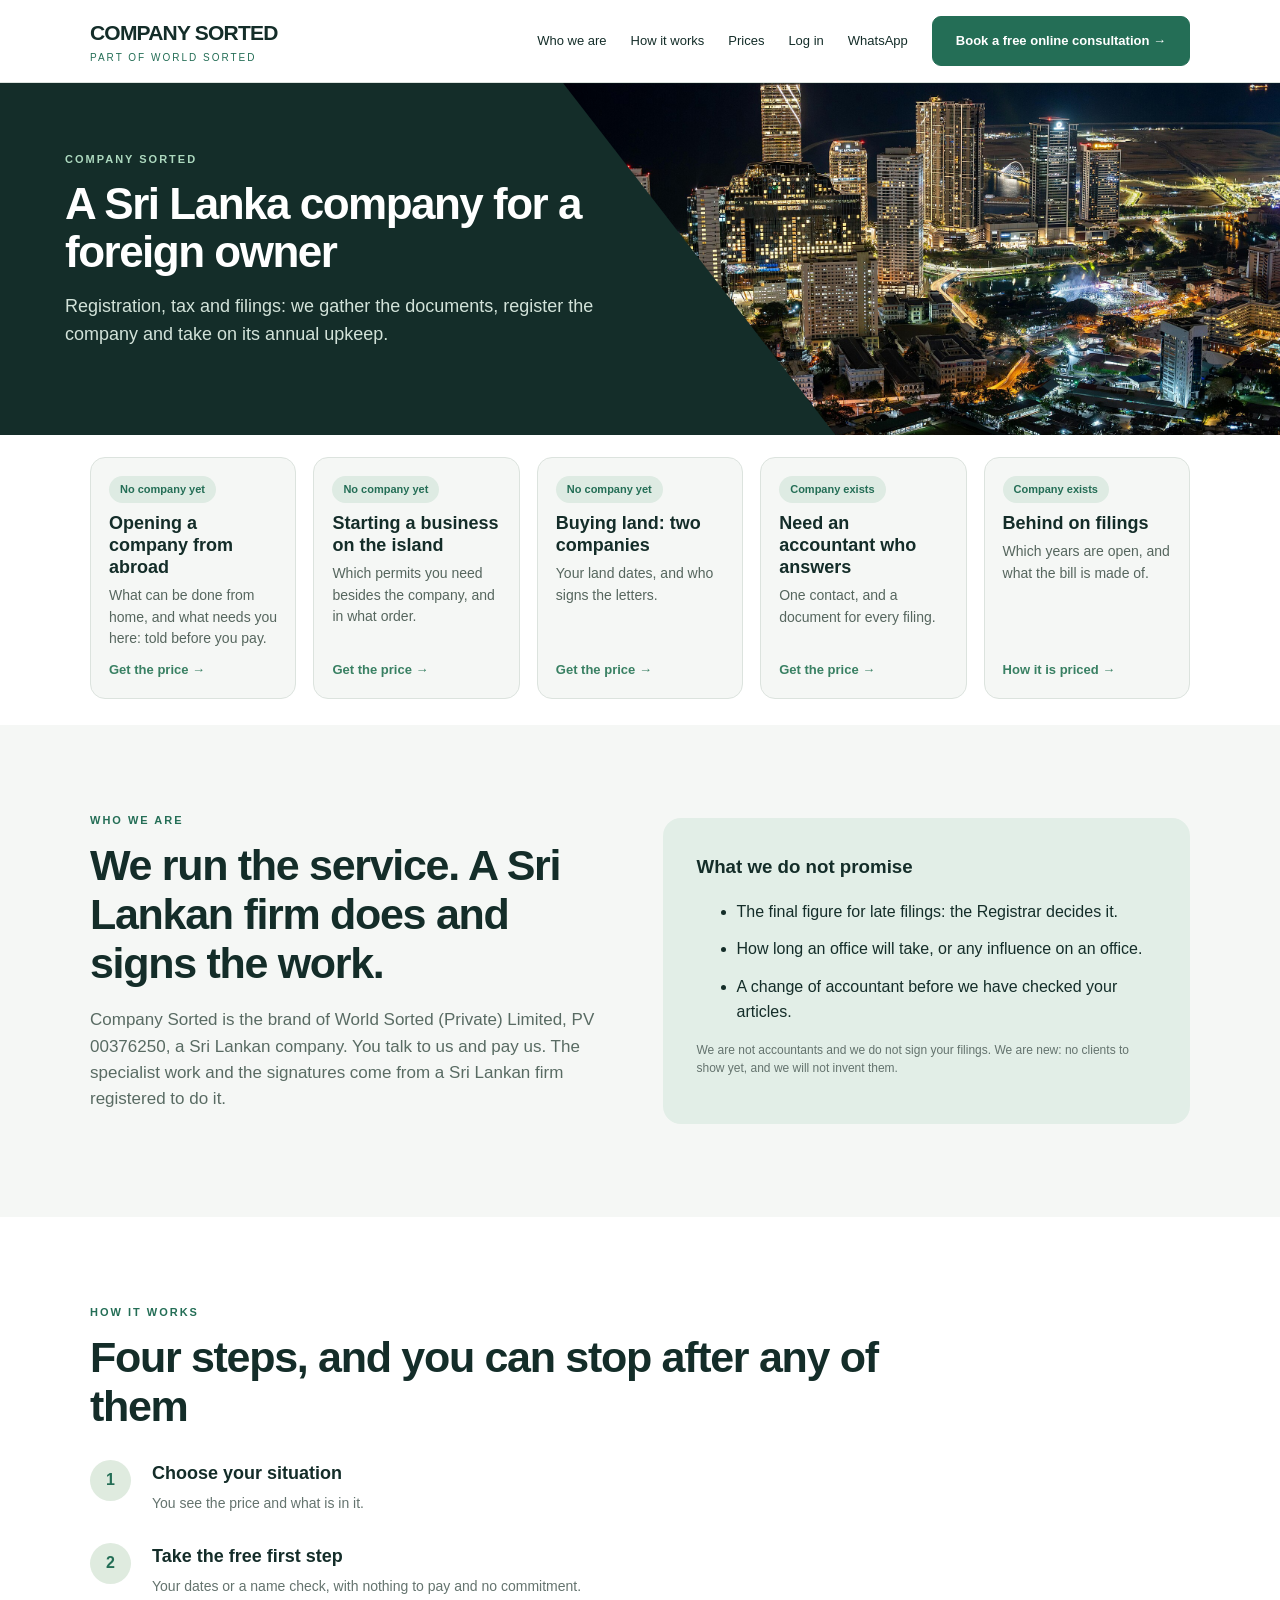
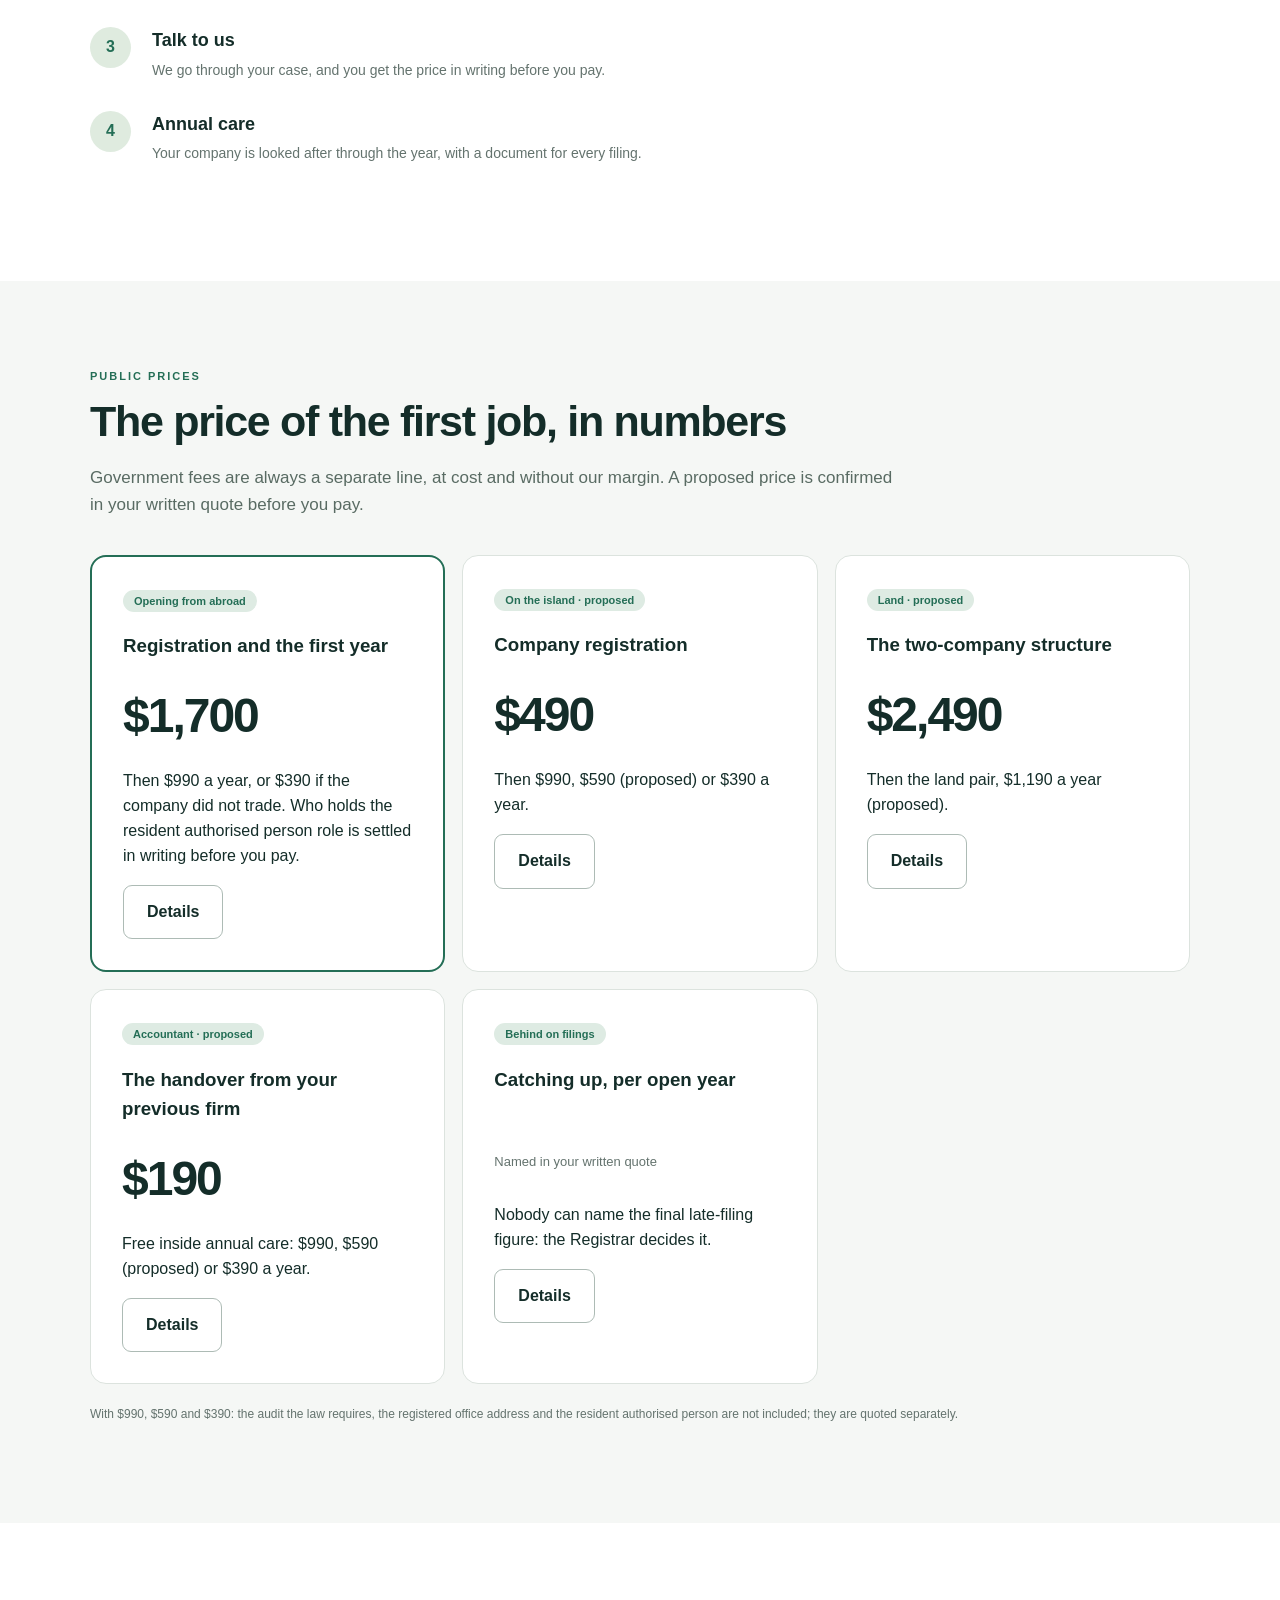
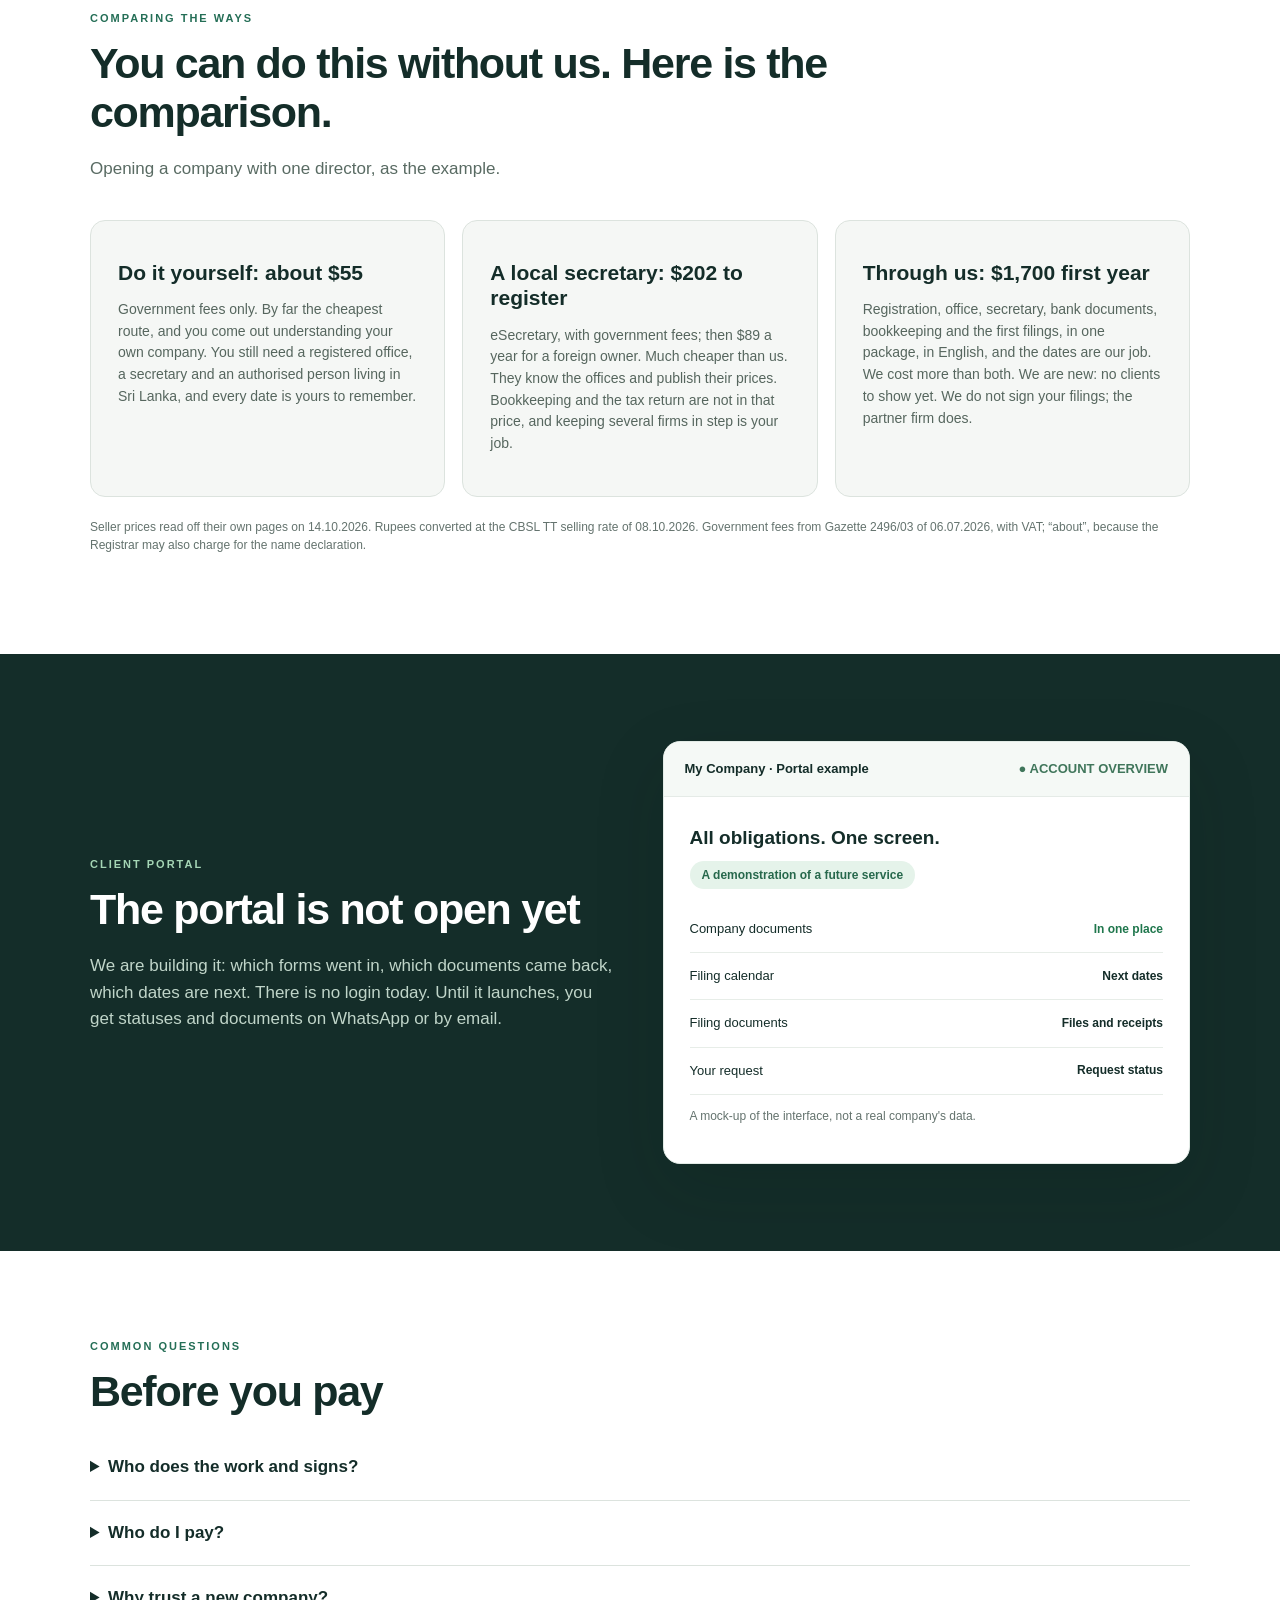
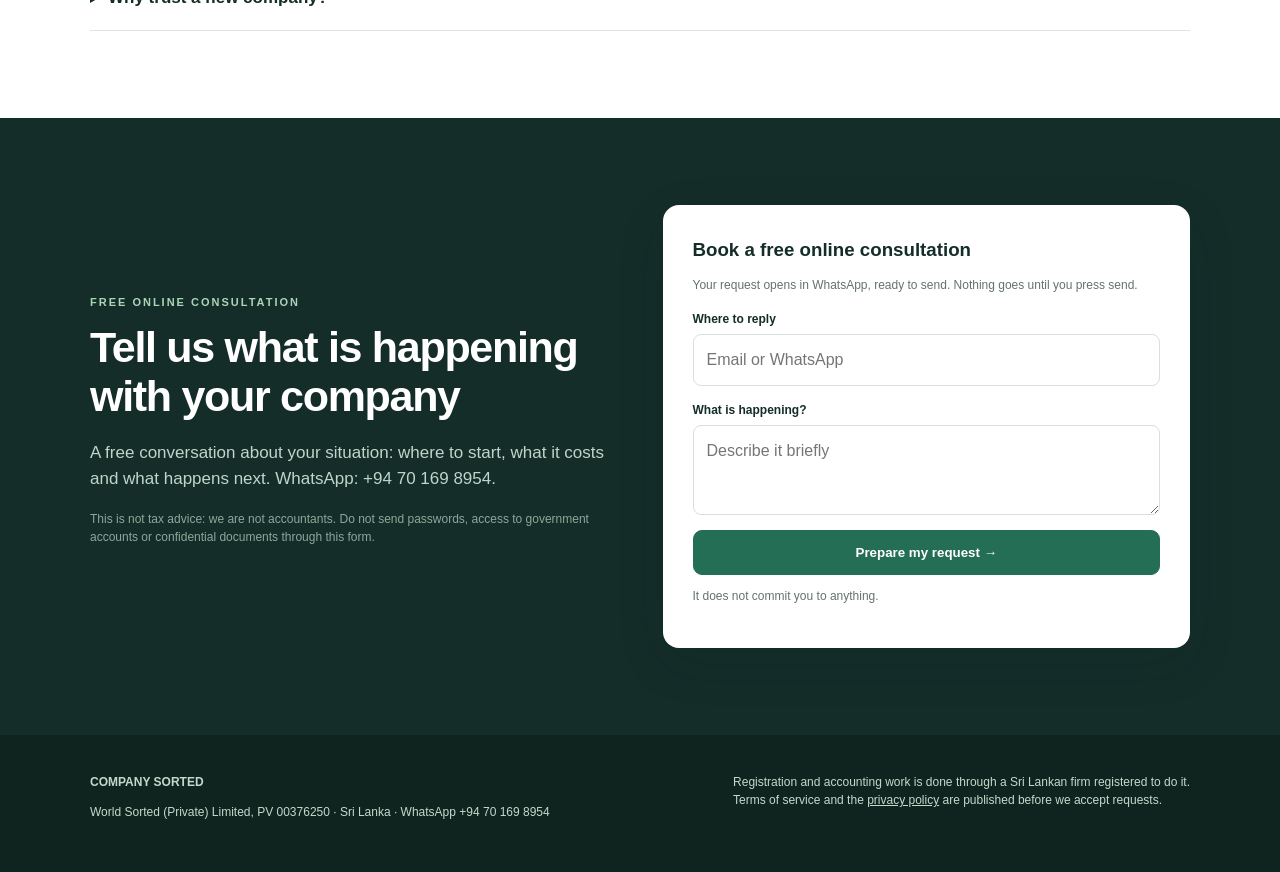
<file: index.html>
<!doctype html><html lang="en"><head><meta charset="utf-8"><meta name="viewport" content="width=device-width,initial-scale=1"><title>Company Sorted — a Sri Lanka company for a foreign owner</title><style>
:root{--bg:#f5f7f5;--ink:#142d29;--mut:#64736e;--g:#246e56;--light:#d9eee4;--gold:#eed2a1;--line:#dce3de;--white:#fff}*{box-sizing:border-box}html{scroll-behavior:smooth}body{margin:0;background:var(--bg);color:var(--ink);font-family:Inter,Arial,Helvetica,sans-serif;line-height:1.55}a{text-decoration:none;color:inherit}header{background:#fff;position:sticky;top:0;z-index:10;border-bottom:1px solid var(--line)}.nav{max-width:1150px;margin:auto;padding:16px 25px;display:flex;justify-content:space-between;align-items:center;gap:15px}.brand{font-weight:900;letter-spacing:-.8px;font-size:21px}.brand small{font-weight:500;color:var(--g);font-size:10px;display:block;letter-spacing:2px}.navlinks{display:flex;align-items:center;gap:24px;font-size:13px}.button{display:inline-flex;align-items:center;justify-content:center;padding:14px 23px;border-radius:9px;background:var(--g);color:#fff;font-weight:700;border:1px solid var(--g);cursor:pointer;transition:.15s}.button:hover{filter:brightness(.88)}.button.alt{background:transparent;color:var(--ink);border:1px solid #adbbb5}.button.light{background:white;color:var(--ink);border-color:white}.hero{background:var(--ink);color:white;overflow:hidden}.container{max-width:1150px;margin:auto;padding:0 25px}.heroGrid{display:grid;grid-template-columns:1.1fr .9fr;align-items:center;gap:50px;padding:95px 0}.eyebrow{text-transform:uppercase;font-weight:800;letter-spacing:2px;font-size:11px;color:#add9bf;margin-bottom:23px}.hero h1{font-size:clamp(39px,5vw,65px);line-height:1.08;letter-spacing:-2.3px;margin:0 0 26px}.hero p{font-size:19px;color:#d2e2d9;max-width:590px}.cta{display:flex;gap:11px;flex-wrap:wrap;margin:30px 0 24px}.note{color:#a8c8ba;font-size:12px}.app{background:#fff;border:1px solid #e2ebe6;box-shadow:0 24px 70px #001c1326;border-radius:17px;color:var(--ink);overflow:hidden}.appTop{display:flex;justify-content:space-between;background:#f5f9f6;border-bottom:1px solid #e5ebe7;padding:17px 21px;font-size:13px;font-weight:800}.appBody{padding:26px}.appBadge{display:inline-block;background:#e5f3ea;padding:5px 12px;border-radius:30px;color:#27684c;font-size:12px;font-weight:700}.rowline{display:flex;align-items:center;justify-content:space-between;border-bottom:1px solid #e7ede8;padding:13px 0;gap:12px;font-size:13px}.rowline strong{font-size:12px;text-align:right}.green{color:#20774d}.orange{color:#b47819}.section{padding:87px 0}.section.white{background:white}.kicker{color:var(--g);text-transform:uppercase;font-weight:800;font-size:11px;letter-spacing:2px}.section h2{font-size:clamp(30px,4vw,43px);line-height:1.14;letter-spacing:-1.3px;max-width:850px;margin:12px 0 19px}.lead{font-size:17px;color:#596b63;max-width:820px}.three{display:grid;grid-template-columns:repeat(3,1fr);gap:17px;margin-top:37px}.card{background:white;border:1px solid var(--line);border-radius:15px;padding:27px}.white .card{background:var(--bg)}.card h3{margin:12px 0;font-size:21px;line-height:1.22}.card p{color:#56665e;font-size:14px}.number{display:inline-grid;place-items:center;width:36px;height:36px;border-radius:9px;background:#dcece2;color:#246e56;font-weight:800}.arrow{color:#398063;font-weight:700;font-size:13px;margin-top:20px}.split{display:grid;grid-template-columns:1fr 1fr;gap:45px;align-items:center}.steps{counter-reset:step}.step{display:grid;grid-template-columns:44px 1fr;gap:18px;margin:29px 0}.stepnum{background:#dfebdf;width:41px;height:41px;border-radius:50%;display:grid;place-items:center;font-weight:800;color:var(--g)}.step h3{margin:0 0 5px;font-size:18px}.step p{margin:0;color:var(--mut);font-size:14px}.highlight{background:#e2eee7;border-radius:18px;padding:34px}.highlight h3{margin-top:0}.highlight li{margin:13px 0}.planGrid{display:grid;grid-template-columns:repeat(2,1fr);gap:18px;margin-top:30px}.plan{border:1px solid var(--line);border-radius:16px;padding:31px;background:white}.plan.feature{border:2px solid var(--g)}.plan .price{font-size:48px;font-weight:850;letter-spacing:-2px;margin:12px 0}.plan .price small{font-size:13px;color:var(--mut);letter-spacing:0;font-weight:500}.plan ul{padding-left:20px;font-size:14px;line-height:2}.tag{background:#deebe3;color:var(--g);padding:5px 11px;border-radius:50px;font-size:11px;font-weight:800}.dark{background:var(--ink);color:white}.dark .lead{color:#c0d5c9}.dark .card{background:#204038;color:#fff;border-color:#3d6354}.dark .card p{color:#c7dacf}.faq details{border-bottom:1px solid var(--line);padding:19px 0}.faq summary{cursor:pointer;font-weight:700;font-size:17px}.faq p{color:#5a6c64;font-size:14px;max-width:850px}.form{background:white;border-radius:16px;padding:30px;color:var(--ink);box-shadow:0 15px 50px #0720191c}.field{display:flex;flex-direction:column;gap:5px;margin:15px 0}.field label{font-size:12px;font-weight:700}.field input,.field select,.field textarea{width:100%;font:inherit;padding:13px;border:1px solid #d7e0db;border-radius:8px;background:#fff}.field textarea{min-height:90px}.foot{padding:38px 0;background:#10241f;color:#c5d8cc;font-size:12px}.footgrid{display:flex;justify-content:space-between;gap:30px;flex-wrap:wrap}.pill{font-size:11px;color:#9dc8ae;border:1px solid #507566;border-radius:100px;padding:7px 13px;display:inline-block;margin-top:25px}.muted{color:var(--mut);font-size:12px}.micro{font-size:12px;color:#8da89a}.small{font-size:13px}.dot{color:var(--g);font-weight:800}.banner{background:#dceae0;border:1px solid #c5ded0;padding:20px 25px;border-radius:12px;margin-top:24px}.anchor{scroll-margin-top:90px}@media(max-width:800px){.heroGrid,.split,.three,.planGrid{grid-template-columns:1fr}.heroGrid{padding:65px 0}.hero h1{letter-spacing:-1.3px}.section{padding:65px 0}.navlinks a:not(.button){display:none}.app{max-width:520px}.split{gap:25px}}
</style><style>.mnu{display:none}
.waFixed{display:none}
.app p.muted{color:var(--mut)}
.foot a,.fine a{text-decoration:underline}
@media(max-width:800px){body{padding-bottom:68px}
.brand{white-space:nowrap}
.button.waFixed{display:flex;position:fixed;left:10px;right:10px;bottom:8px;z-index:30;align-items:center;justify-content:center;width:auto;margin:0}.mnu{display:block;position:relative}
.mnu summary{list-style:none;cursor:pointer;font-size:13px;font-weight:700;padding:10px 11px;border:1px solid #adbbb5;border-radius:9px;background:#fff;color:#142d29}
.mnu summary::-webkit-details-marker{display:none}
.mnu>div{position:absolute;right:0;top:46px;width:230px;background:#fff;color:#142d29;border:1px solid #dce3de;border-radius:15px;box-shadow:0 15px 50px #0720191c;padding:6px 16px;z-index:40}
.mnu>div a{display:block;padding:12px 0;font-size:14px;border-bottom:1px solid #dce3de;text-decoration:none;color:#142d29}
.mnu>div a:last-child{border-bottom:0}
.heroGrid{padding:65px 25px}
.nav{padding:12px 12px;gap:8px}
.brand{font-size:17px}.brand small{letter-spacing:1px;white-space:nowrap}
.navlinks .button{padding:10px 12px;font-size:13px}
}</style><style>
/* Только раскладка плашек главной: в эталоне нет ряда из пяти и первого экрана с ними. Цвета, шрифты, кнопки и карточки — эталона. */
.homeGrid{padding:26px 0}
.homeApp p.muted{color:var(--mut)}
.homeGrid h1{font-size:44px;letter-spacing:-1.5px;margin-bottom:14px}
.homeGrid p{font-size:18px}
.hero .homeGrid .eyebrow{margin-bottom:12px}
.homeDoors.section{padding:22px 0 26px}
.homeDoors .three{grid-template-columns:repeat(5,1fr);margin-top:0}
.homeDoors .card{padding:18px;display:flex;flex-direction:column;align-items:flex-start;color:var(--ink)}
.homeDoors .card h3{font-size:18px;margin:10px 0 6px}
.homeDoors .card p{margin:0;flex:1}
.homeDoors .card .arrow{margin-top:10px}
.homeApp .appBody{padding:18px 22px}
.homeApp .appTop{padding:12px 21px}
.homeApp .rowline{padding:8px 0}
.onlyPhone{display:none}
.btnShort{display:none}
.hero{position:relative}
.homePhoto{position:absolute;top:0;right:0;width:56%;height:100%;object-fit:cover;clip-path:polygon(0 0,100% 0,100% 100%,38% 100%)}
.homeGrid>div{position:relative;z-index:1}
.homeGrid{min-height:352px}
@media(max-width:800px){
  .nav{padding:10px 16px}
  .homeGrid{padding:14px 25px;gap:0}
  .homeGrid h1{font-size:25px;letter-spacing:-.7px;margin-bottom:6px}
  .homeGrid p{font-size:14px;line-height:1.4;margin:0}
  .hero .homeGrid .eyebrow{display:none}
  .homeHeroApp{display:none}
  .onlyPhone{display:block}
  .btnLong{display:none}
  .btnShort{display:inline}
  .homeDoors.section{padding:10px 0 14px}
  .homeDoors .three{grid-template-columns:1fr;gap:6px}
  .homeDoors .card{min-height:44px;flex-direction:row;flex-wrap:wrap;align-items:center;justify-content:space-between;padding:8px 12px;gap:2px 8px}
  .homeDoors .card .tag{display:none}
  .homeDoors .card h3{font-size:15px;margin:0;flex:1}
  .homeDoors .card p{display:none}
  .homeDoors .card .arrow{margin:0}
  .homePhoto{position:static;display:block;width:100%;height:96px;clip-path:polygon(0 0,100% 0,100% 100%,30% 100%)}.homeGrid{min-height:0}
}
</style></head><body>
<header><nav class="nav"><a class="brand" href="index.html">COMPANY SORTED<small>PART OF WORLD SORTED</small></a><div class="navlinks"><a href="#who">Who we are</a><a href="#how">How it works</a><a href="#pricing">Prices</a><a href="#portal">Log in</a><a href="https://wa.me/94701698954?text=Hello.%20I%20have%20a%20question%20about%20my%20company.">WhatsApp</a><a href="#contact" class="button"><span class="btnLong">Book a free online consultation →</span><span class="btnShort">Free consultation →</span></a></div><details class="mnu"><summary>Menu</summary><div><a href="#who">Who we are</a><a href="#how">How it works</a><a href="#pricing">Prices</a><a href="#portal">Log in</a><a href="#doors">Your situation</a></div></details></nav></header>
<main id="top"><section class="hero"><img class="homePhoto" src="img/colombo.jpg" alt="Colombo skyline"><div class="container heroGrid homeGrid"><div><div class="eyebrow">Company Sorted</div><h1>A Sri Lanka company for a foreign owner</h1><p>Registration, tax and filings: we gather the documents, register the company and take on its annual upkeep.</p></div></div></section>
<section class="section white homeDoors" id="doors"><div class="container"><div class="three">
<a class="card" href="open-company.html"><span class="tag">No company yet</span><h3>Opening a company from abroad</h3><p>What can be done from home, and what needs you here: told before you pay.</p><div class="arrow">Get the price →</div></a>
<a class="card" href="local.html"><span class="tag">No company yet</span><h3>Starting a business on the island</h3><p>Which permits you need besides the company, and in what order.</p><div class="arrow">Get the price →</div></a>
<a class="card" href="land.html"><span class="tag">No company yet</span><h3>Buying land: two companies</h3><p>Your land dates, and who signs the letters.</p><div class="arrow">Get the price →</div></a>
<a class="card" href="accountant.html"><span class="tag">Company exists</span><h3>Need an accountant who answers</h3><p>One contact, and a document for every filing.</p><div class="arrow">Get the price →</div></a>
<a class="card" href="overdue.html"><span class="tag">Company exists</span><h3>Behind on filings</h3><p>Which years are open, and what the bill is made of.</p><div class="arrow">How it is priced →</div></a>
</div></div></section>

<section class="section" id="who"><div class="container split"><div><div class="kicker">Who we are</div><h2>We run the service. A Sri Lankan firm does and signs the work.</h2><p class="lead">Company Sorted is the brand of World Sorted (Private) Limited, PV 00376250, a Sri Lankan company. You talk to us and pay us. The specialist work and the signatures come from a Sri Lankan firm registered to do it.</p></div><aside class="highlight"><h3>What we do not promise</h3><ul><li>The final figure for late filings: the Registrar decides it.</li><li>How long an office will take, or any influence on an office.</li><li>A change of accountant before we have checked your articles.</li></ul><p class="muted">We are not accountants and we do not sign your filings. We are new: no clients to show yet, and we will not invent them.</p></aside></div></section>

<section class="section white" id="how"><div class="container"><div class="kicker">How it works</div><h2>Four steps, and you can stop after any of them</h2><div class="steps"><div class="step"><div class="stepnum">1</div><div><h3>Choose your situation</h3><p>You see the price and what is in it.</p></div></div><div class="step"><div class="stepnum">2</div><div><h3>Take the free first step</h3><p>Your dates or a name check, with nothing to pay and no commitment.</p></div></div><div class="step"><div class="stepnum">3</div><div><h3>Talk to us</h3><p>We go through your case, and you get the price in writing before you pay.</p></div></div><div class="step"><div class="stepnum">4</div><div><h3>Annual care</h3><p>Your company is looked after through the year, with a document for every filing.</p></div></div></div></div></section>

<section class="section" id="pricing"><div class="container"><div class="kicker">Public prices</div><h2>The price of the first job, in numbers</h2><p class="lead">Government fees are always a separate line, at cost and without our margin. A proposed price is confirmed in your written quote before you pay.</p><div class="three">
<div class="plan feature"><span class="tag">Opening from abroad</span><h3>Registration and the first year</h3><div class="price">$1,700</div><p>Then $990 a year, or $390 if the company did not trade. Who holds the resident authorised person role is settled in writing before you pay.</p><a class="button alt" href="open-company.html">Details</a></div>
<div class="plan"><span class="tag">On the island · proposed</span><h3>Company registration</h3><div class="price">$490</div><p>Then $990, $590 (proposed) or $390 a year.</p><a class="button alt" href="local.html">Details</a></div>
<div class="plan"><span class="tag">Land · proposed</span><h3>The two-company structure</h3><div class="price">$2,490</div><p>Then the land pair, $1,190 a year (proposed).</p><a class="button alt" href="land.html">Details</a></div>
<div class="plan"><span class="tag">Accountant · proposed</span><h3>The handover from your previous firm</h3><div class="price">$190</div><p>Free inside annual care: $990, $590 (proposed) or $390 a year.</p><a class="button alt" href="accountant.html">Details</a></div>
<div class="plan"><span class="tag">Behind on filings</span><h3>Catching up, per open year</h3><div class="price"><small>Named in your written quote</small></div><p>Nobody can name the final late-filing figure: the Registrar decides it.</p><a class="button alt" href="overdue.html">Details</a></div>
</div><p class="muted" style="margin-top:21px">With $990, $590 and $390: the audit the law requires, the registered office address and the resident authorised person are not included; they are quoted separately.</p></div></section>

<section class="section white" id="compare"><div class="container"><div class="kicker">Comparing the ways</div><h2>You can do this without us. Here is the comparison.</h2><p class="lead">Opening a company with one director, as the example.</p><div class="three"><div class="card"><h3>Do it yourself: about $55</h3><p>Government fees only. By far the cheapest route, and you come out understanding your own company. You still need a registered office, a secretary and an authorised person living in Sri Lanka, and every date is yours to remember.</p></div><div class="card"><h3>A local secretary: $202 to register</h3><p>eSecretary, with government fees; then $89 a year for a foreign owner. Much cheaper than us. They know the offices and publish their prices. Bookkeeping and the tax return are not in that price, and keeping several firms in step is your job.</p></div><div class="card"><h3>Through us: $1,700 first year</h3><p>Registration, office, secretary, bank documents, bookkeeping and the first filings, in one package, in English, and the dates are our job. We cost more than both. We are new: no clients to show yet. We do not sign your filings; the partner firm does.</p></div></div><p class="muted" style="margin-top:21px">Seller prices read off their own pages on 14.10.2026. Rupees converted at the CBSL TT selling rate of 08.10.2026. Government fees from Gazette 2496/03 of 06.07.2026, with VAT; “about”, because the Registrar may also charge for the name declaration.</p></div></section>

<section class="section dark" id="portal"><div class="container split"><div><div class="kicker" style="color:#a5d6b5">Client portal</div><h2>The portal is not open yet</h2><p class="lead">We are building it: which forms went in, which documents came back, which dates are next. There is no login today. Until it launches, you get statuses and documents on WhatsApp or by email.</p></div><div class="app"><div class="appTop"><span>My Company · Portal example</span><span style="color:#40765b">● ACCOUNT OVERVIEW</span></div><div class="appBody"><div style="font-weight:800;font-size:19px;margin-bottom:8px">All obligations. One screen.</div><span class="appBadge">A demonstration of a future service</span><div style="margin-top:17px"><div class="rowline"><span>Company documents</span><strong class="green">In one place</strong></div><div class="rowline"><span>Filing calendar</span><strong>Next dates</strong></div><div class="rowline"><span>Filing documents</span><strong>Files and receipts</strong></div><div class="rowline"><span>Your request</span><strong>Request status</strong></div></div><p class="muted">A mock-up of the interface, not a real company's data.</p></div></div></div></section>

<section class="section white faq" id="faq"><div class="container"><div class="kicker">Common questions</div><h2>Before you pay</h2><details><summary>Who does the work and signs?</summary><p>Company Sorted runs your case and the service. The specialist work and the signatures come from a Sri Lankan firm registered to do it. We are not accountants and we do not sign your filings.</p></details><details><summary>Who do I pay?</summary><p>World Sorted (Private) Limited, against a written invoice that lists the work. Government fees are a separate line, at cost, without our margin.</p></details><details><summary>Why trust a new company?</summary><p>We do not publish invented reviews or cases. Instead: a company you can look up, World Sorted (Private) Limited, PV 00376250, a written contract, a stated list of work and a document for every filing.</p></details></div></section>

<section class="section dark" id="contact"><div class="container split"><div><div class="kicker" style="color:#acd5b7">Free online consultation</div><h2>Tell us what is happening with your company</h2><p class="lead">A free conversation about your situation: where to start, what it costs and what happens next. WhatsApp: +94 70 169 8954.</p><p class="micro">This is not tax advice: we are not accountants. Do not send passwords, access to government accounts or confidential documents through this form.</p></div><form class="form" id="leadForm"><h3 style="margin:0 0 7px">Book a free online consultation</h3><p class="muted">Your request opens in WhatsApp, ready to send. Nothing goes until you press send.</p><div class="field"><label>Where to reply</label><input name="contact" required placeholder="Email or WhatsApp"></div><div class="field"><label>What is happening?</label><textarea name="message" placeholder="Describe it briefly"></textarea></div><button class="button" type="submit" style="width:100%">Prepare my request →</button><p class="muted" id="formHint">It does not commit you to anything.</p></form></div></section></main>
<footer class="foot"><div class="container footgrid"><div><strong>COMPANY SORTED</strong><p>World Sorted (Private) Limited, PV 00376250 · Sri Lanka · WhatsApp +94 70 169 8954</p></div><div>Registration and accounting work is done through a Sri Lankan firm registered to do it.<br>Terms of service and the <a href="privacy.html">privacy policy</a> are published before we accept requests.</div></div></footer>
<a class="button waFixed" href="https://wa.me/94701698954?text=Hello.%20I%20have%20a%20question%20about%20my%20company.">WhatsApp</a><script src="js/ref.js"></script><script src="js/form.js"></script></body></html>
</file>
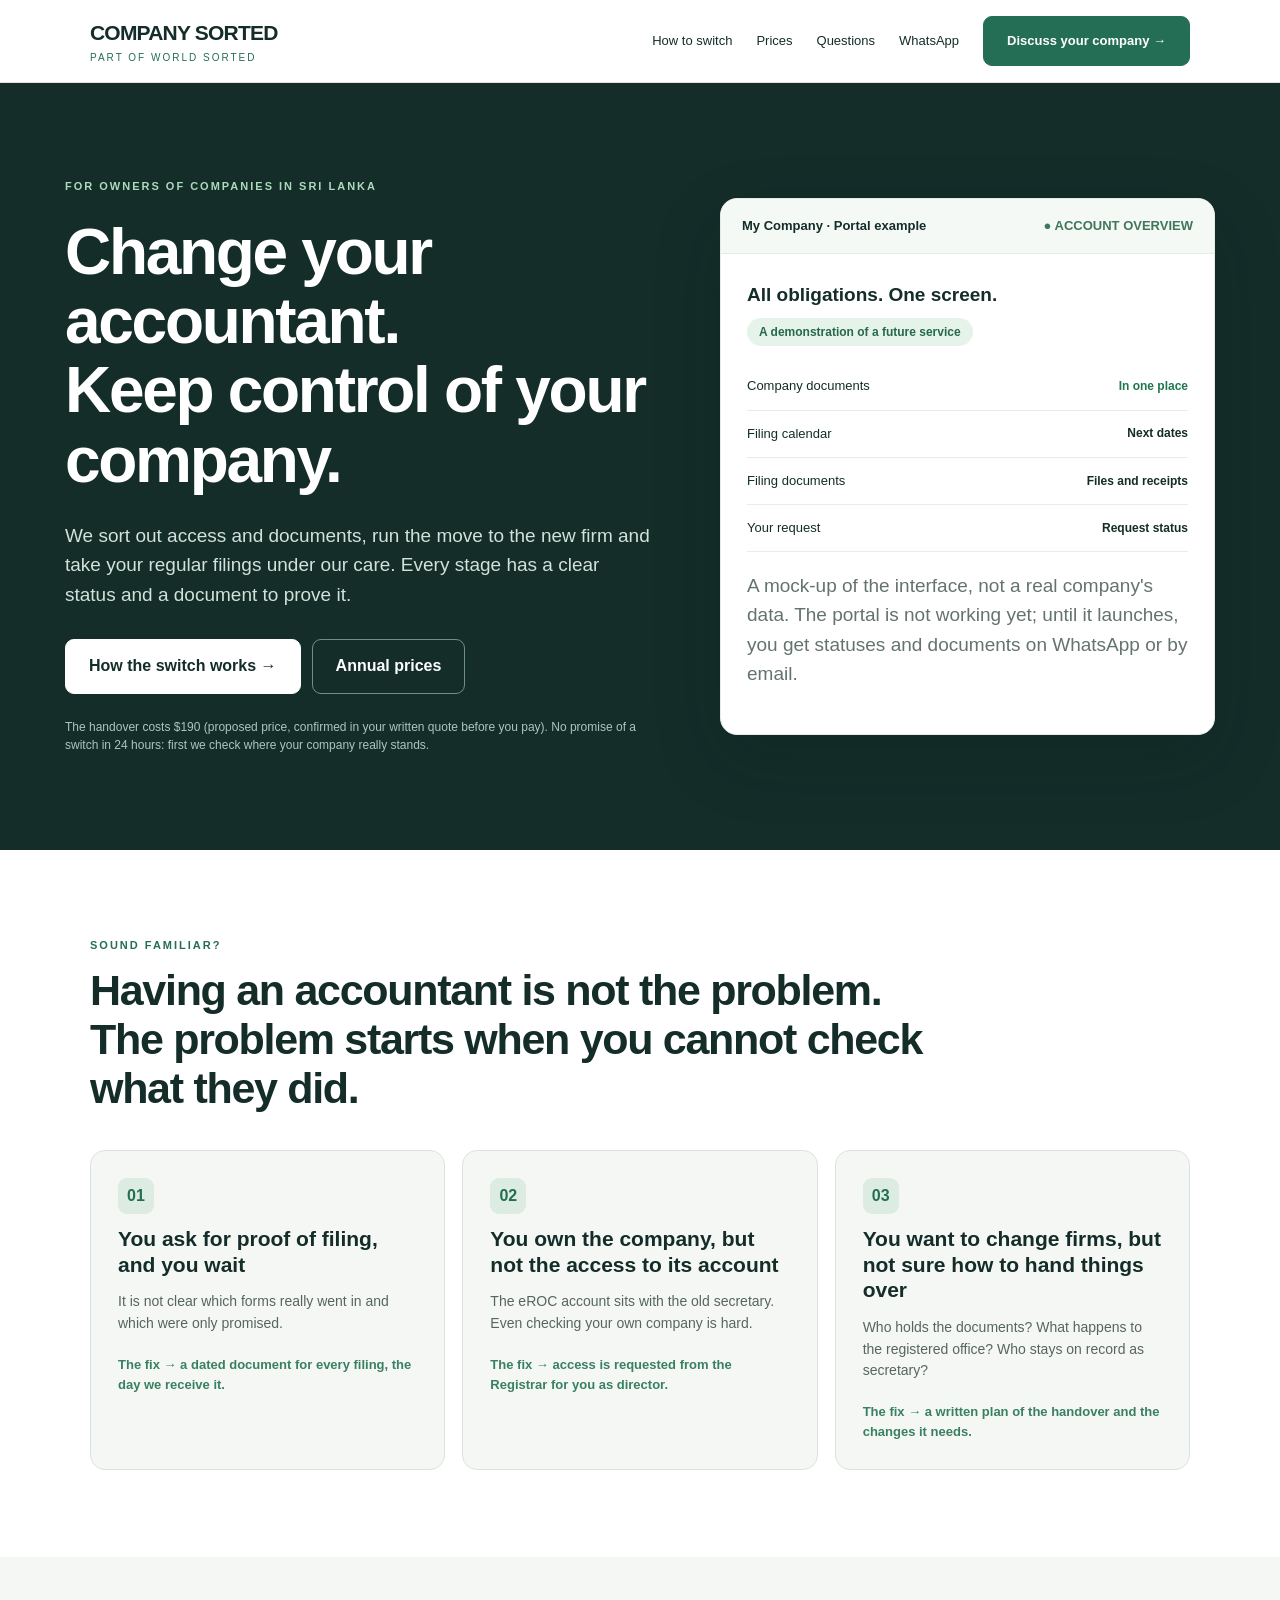
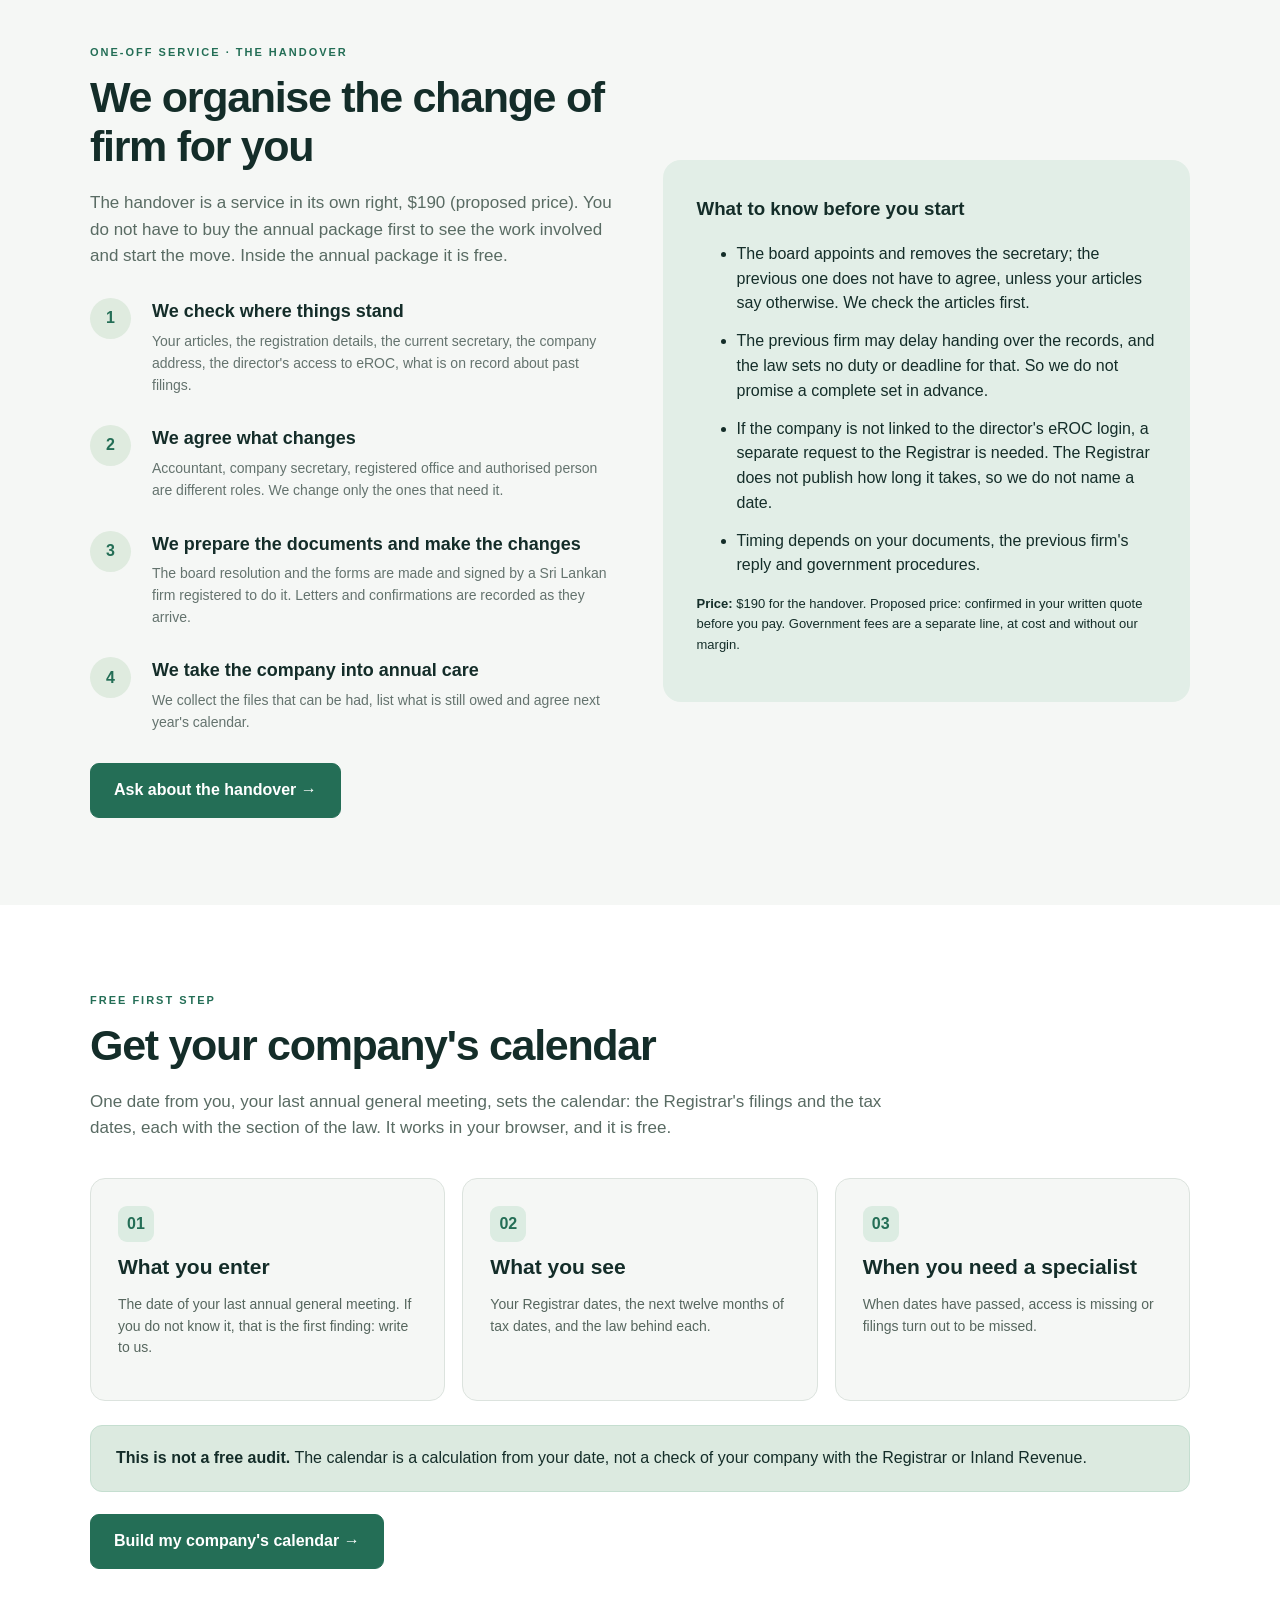
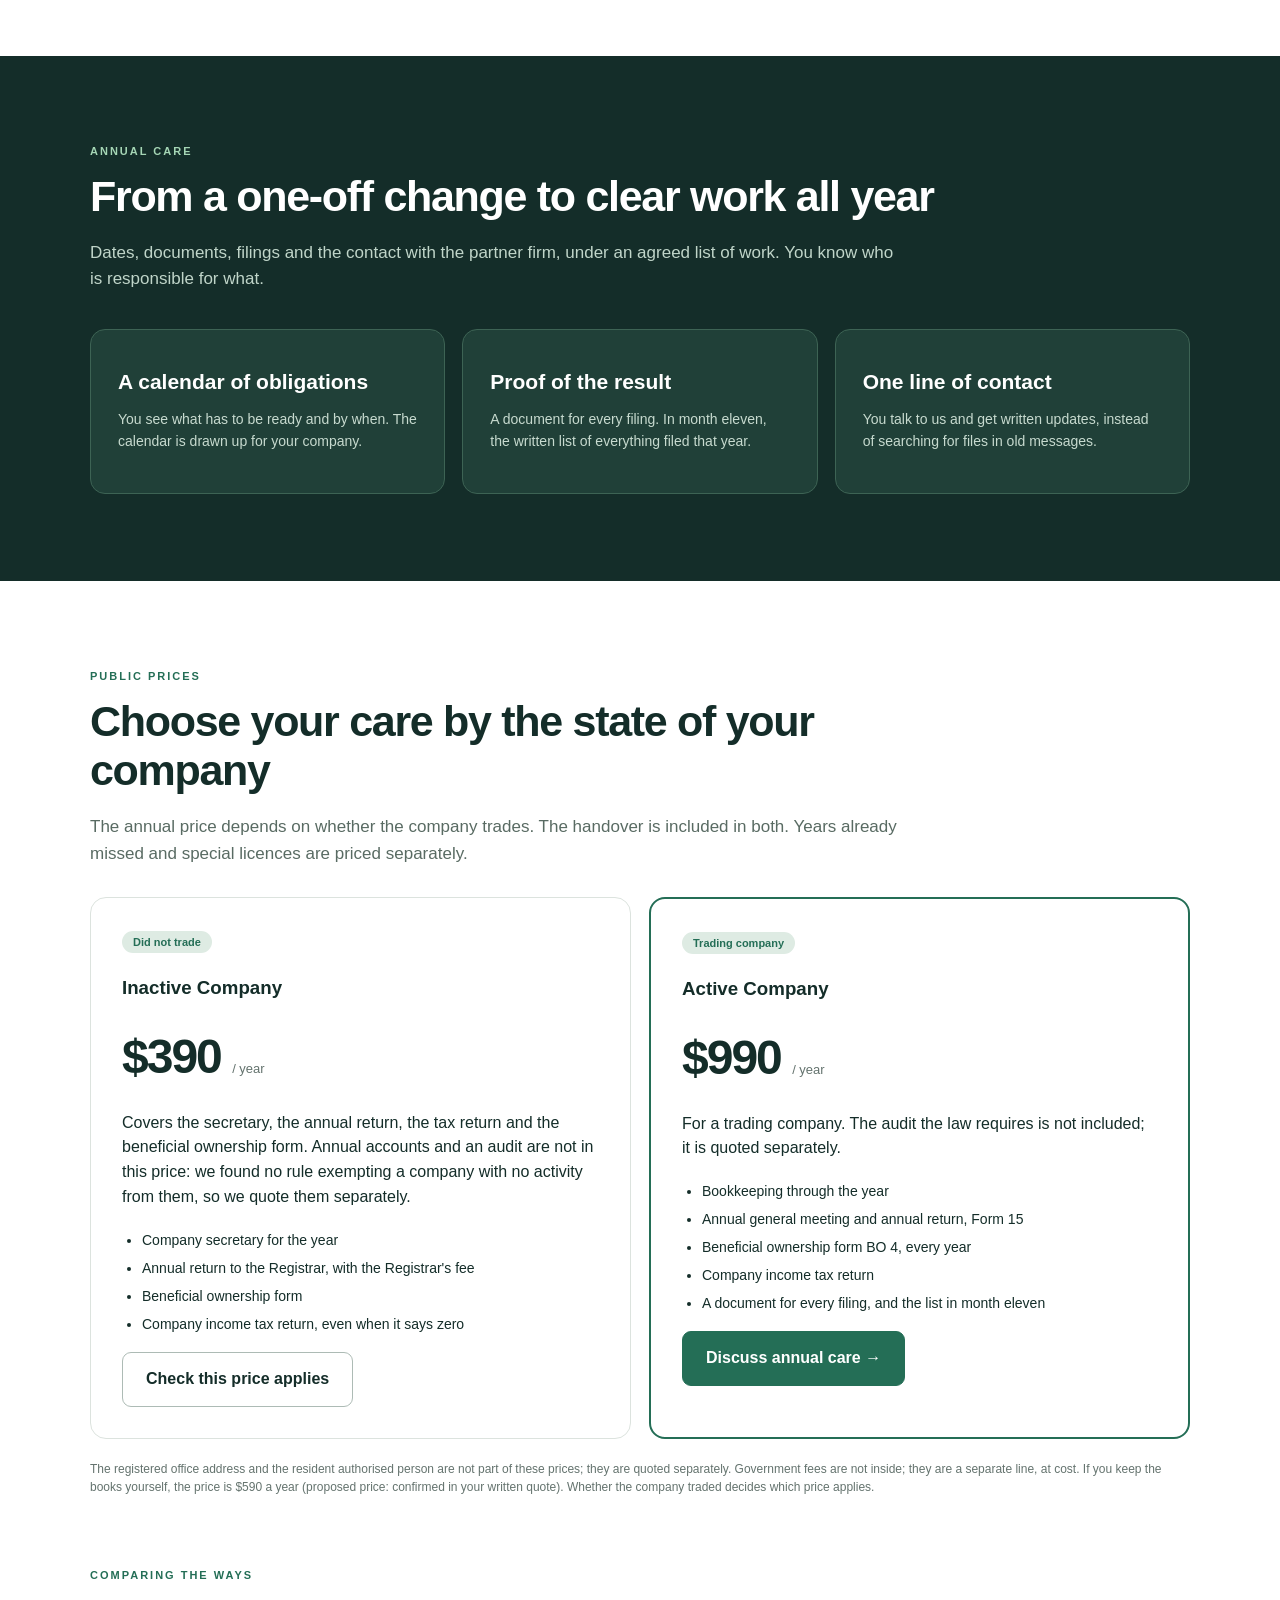
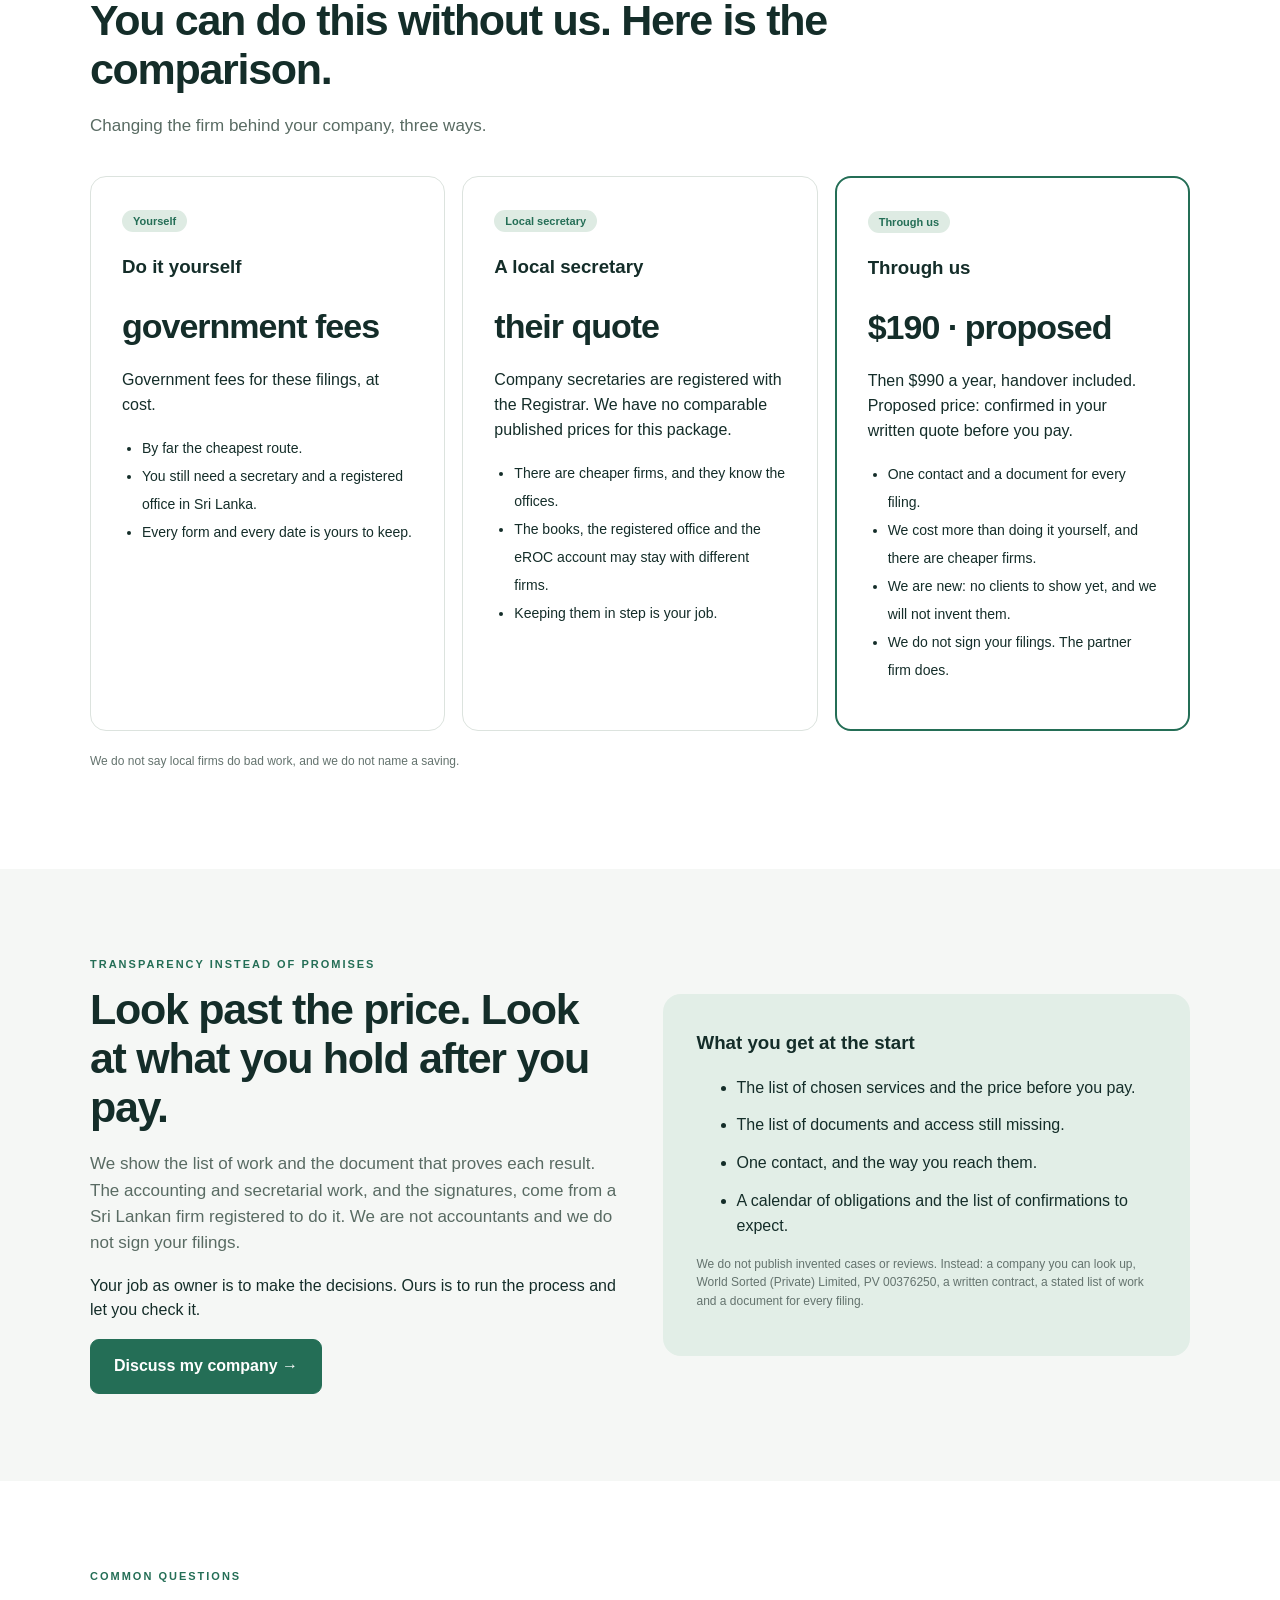
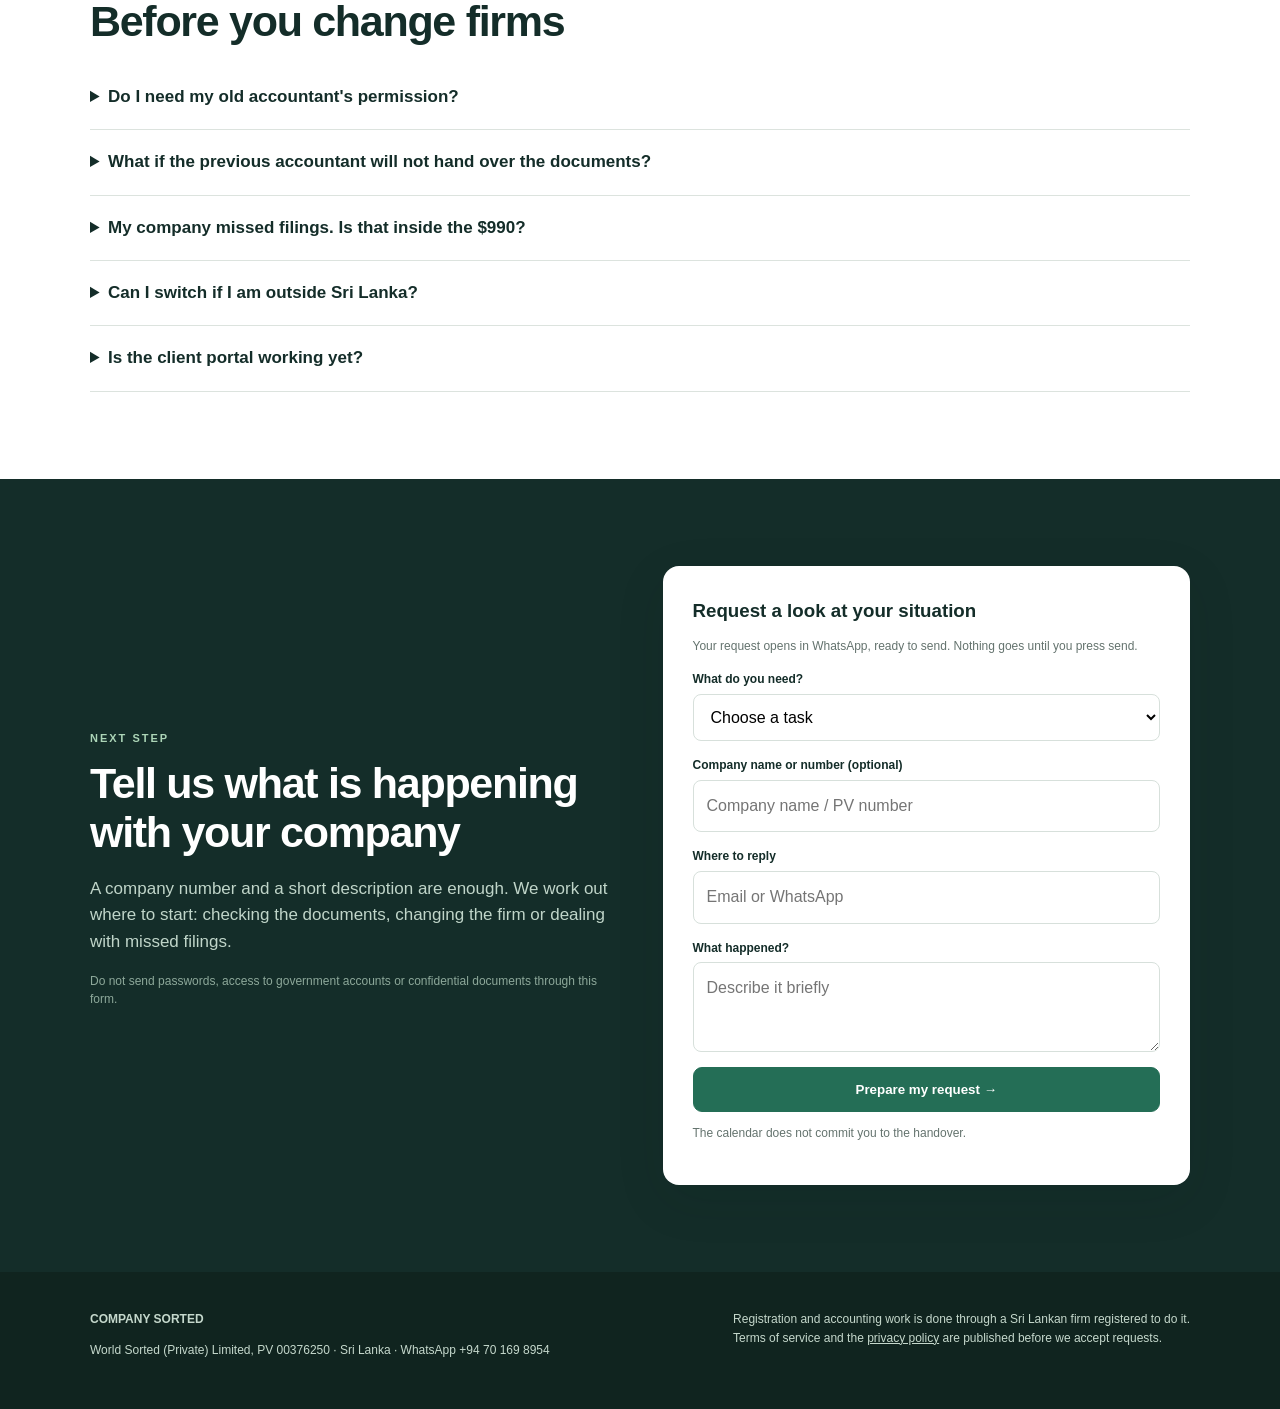
<file: accountant.html>
<!doctype html><html lang="en"><head><meta charset="utf-8"><meta name="viewport" content="width=device-width,initial-scale=1"><title>Change your accountant and keep your company filed — Company Sorted</title><style>
:root{--bg:#f5f7f5;--ink:#142d29;--mut:#64736e;--g:#246e56;--light:#d9eee4;--gold:#eed2a1;--line:#dce3de;--white:#fff}*{box-sizing:border-box}html{scroll-behavior:smooth}body{margin:0;background:var(--bg);color:var(--ink);font-family:Inter,Arial,Helvetica,sans-serif;line-height:1.55}a{text-decoration:none;color:inherit}header{background:#fff;position:sticky;top:0;z-index:10;border-bottom:1px solid var(--line)}.nav{max-width:1150px;margin:auto;padding:16px 25px;display:flex;justify-content:space-between;align-items:center;gap:15px}.brand{font-weight:900;letter-spacing:-.8px;font-size:21px}.brand small{font-weight:500;color:var(--g);font-size:10px;display:block;letter-spacing:2px}.navlinks{display:flex;align-items:center;gap:24px;font-size:13px}.button{display:inline-flex;align-items:center;justify-content:center;padding:14px 23px;border-radius:9px;background:var(--g);color:#fff;font-weight:700;border:1px solid var(--g);cursor:pointer;transition:.15s}.button:hover{filter:brightness(.88)}.button.alt{background:transparent;color:var(--ink);border:1px solid #adbbb5}.button.light{background:white;color:var(--ink);border-color:white}.hero{background:var(--ink);color:white;overflow:hidden}.container{max-width:1150px;margin:auto;padding:0 25px}.heroGrid{display:grid;grid-template-columns:1.1fr .9fr;align-items:center;gap:50px;padding:95px 0}.eyebrow{text-transform:uppercase;font-weight:800;letter-spacing:2px;font-size:11px;color:#add9bf;margin-bottom:23px}.hero h1{font-size:clamp(39px,5vw,65px);line-height:1.08;letter-spacing:-2.3px;margin:0 0 26px}.hero p{font-size:19px;color:#d2e2d9;max-width:590px}.cta{display:flex;gap:11px;flex-wrap:wrap;margin:30px 0 24px}.note{color:#a8c8ba;font-size:12px}.app{background:#fff;border:1px solid #e2ebe6;box-shadow:0 24px 70px #001c1326;border-radius:17px;color:var(--ink);overflow:hidden}.appTop{display:flex;justify-content:space-between;background:#f5f9f6;border-bottom:1px solid #e5ebe7;padding:17px 21px;font-size:13px;font-weight:800}.appBody{padding:26px}.appBadge{display:inline-block;background:#e5f3ea;padding:5px 12px;border-radius:30px;color:#27684c;font-size:12px;font-weight:700}.rowline{display:flex;align-items:center;justify-content:space-between;border-bottom:1px solid #e7ede8;padding:13px 0;gap:12px;font-size:13px}.rowline strong{font-size:12px;text-align:right}.green{color:#20774d}.orange{color:#b47819}.section{padding:87px 0}.section.white{background:white}.kicker{color:var(--g);text-transform:uppercase;font-weight:800;font-size:11px;letter-spacing:2px}.section h2{font-size:clamp(30px,4vw,43px);line-height:1.14;letter-spacing:-1.3px;max-width:850px;margin:12px 0 19px}.lead{font-size:17px;color:#596b63;max-width:820px}.three{display:grid;grid-template-columns:repeat(3,1fr);gap:17px;margin-top:37px}.card{background:white;border:1px solid var(--line);border-radius:15px;padding:27px}.white .card{background:var(--bg)}.card h3{margin:12px 0;font-size:21px;line-height:1.22}.card p{color:#56665e;font-size:14px}.number{display:inline-grid;place-items:center;width:36px;height:36px;border-radius:9px;background:#dcece2;color:#246e56;font-weight:800}.arrow{color:#398063;font-weight:700;font-size:13px;margin-top:20px}.split{display:grid;grid-template-columns:1fr 1fr;gap:45px;align-items:center}.steps{counter-reset:step}.step{display:grid;grid-template-columns:44px 1fr;gap:18px;margin:29px 0}.stepnum{background:#dfebdf;width:41px;height:41px;border-radius:50%;display:grid;place-items:center;font-weight:800;color:var(--g)}.step h3{margin:0 0 5px;font-size:18px}.step p{margin:0;color:var(--mut);font-size:14px}.highlight{background:#e2eee7;border-radius:18px;padding:34px}.highlight h3{margin-top:0}.highlight li{margin:13px 0}.planGrid{display:grid;grid-template-columns:repeat(2,1fr);gap:18px;margin-top:30px}.plan{border:1px solid var(--line);border-radius:16px;padding:31px;background:white}.plan.feature{border:2px solid var(--g)}.plan .price{font-size:48px;font-weight:850;letter-spacing:-2px;margin:12px 0}.plan .price small{font-size:13px;color:var(--mut);letter-spacing:0;font-weight:500}.plan ul{padding-left:20px;font-size:14px;line-height:2}.tag{background:#deebe3;color:var(--g);padding:5px 11px;border-radius:50px;font-size:11px;font-weight:800}.dark{background:var(--ink);color:white}.dark .lead{color:#c0d5c9}.dark .card{background:#204038;color:#fff;border-color:#3d6354}.dark .card p{color:#c7dacf}.faq details{border-bottom:1px solid var(--line);padding:19px 0}.faq summary{cursor:pointer;font-weight:700;font-size:17px}.faq p{color:#5a6c64;font-size:14px;max-width:850px}.form{background:white;border-radius:16px;padding:30px;color:var(--ink);box-shadow:0 15px 50px #0720191c}.field{display:flex;flex-direction:column;gap:5px;margin:15px 0}.field label{font-size:12px;font-weight:700}.field input,.field select,.field textarea{width:100%;font:inherit;padding:13px;border:1px solid #d7e0db;border-radius:8px;background:#fff}.field textarea{min-height:90px}.foot{padding:38px 0;background:#10241f;color:#c5d8cc;font-size:12px}.footgrid{display:flex;justify-content:space-between;gap:30px;flex-wrap:wrap}.pill{font-size:11px;color:#9dc8ae;border:1px solid #507566;border-radius:100px;padding:7px 13px;display:inline-block;margin-top:25px}.muted{color:var(--mut);font-size:12px}.micro{font-size:12px;color:#8da89a}.small{font-size:13px}.dot{color:var(--g);font-weight:800}.banner{background:#dceae0;border:1px solid #c5ded0;padding:20px 25px;border-radius:12px;margin-top:24px}.anchor{scroll-margin-top:90px}@media(max-width:800px){.heroGrid,.split,.three,.planGrid{grid-template-columns:1fr}.heroGrid{padding:65px 0}.hero h1{letter-spacing:-1.3px}.section{padding:65px 0}.navlinks a:not(.button){display:none}.app{max-width:520px}.split{gap:25px}}
</style><style>.mnu{display:none}
.waFixed{display:none}
.app p.muted{color:var(--mut)}
.foot a,.fine a{text-decoration:underline}
@media(max-width:800px){body{padding-bottom:68px}
.brand{white-space:nowrap}
.button.waFixed{display:flex;position:fixed;left:10px;right:10px;bottom:8px;z-index:30;align-items:center;justify-content:center;width:auto;margin:0}.mnu{display:block;position:relative}
.mnu summary{list-style:none;cursor:pointer;font-size:13px;font-weight:700;padding:10px 11px;border:1px solid #adbbb5;border-radius:9px;background:#fff;color:#142d29}
.mnu summary::-webkit-details-marker{display:none}
.mnu>div{position:absolute;right:0;top:46px;width:230px;background:#fff;color:#142d29;border:1px solid #dce3de;border-radius:15px;box-shadow:0 15px 50px #0720191c;padding:6px 16px;z-index:40}
.mnu>div a{display:block;padding:12px 0;font-size:14px;border-bottom:1px solid #dce3de;text-decoration:none;color:#142d29}
.mnu>div a:last-child{border-bottom:0}
.heroGrid{padding:65px 25px}
.nav{padding:12px 12px;gap:8px}
.brand{font-size:17px}.brand small{letter-spacing:1px;white-space:nowrap}
.navlinks .button{padding:10px 12px;font-size:13px}
}</style></head><body>
<header><nav class="nav"><a class="brand" href="index.html">COMPANY SORTED<small>PART OF WORLD SORTED</small></a><div class="navlinks"><a href="#switch">How to switch</a><a href="#pricing">Prices</a><a href="#faq">Questions</a><a href="https://wa.me/94701698954?text=Hello.%20I%20have%20a%20question%20about%20changing%20my%20accountant.">WhatsApp</a><a href="#contact" class="button">Discuss your company →</a></div><details class="mnu"><summary>Menu</summary><div><a href="#switch">How to switch</a><a href="#pricing">Prices</a><a href="#faq">Questions</a><a href="index.html#portal">Log in</a><a href="index.html#doors">Other situations</a></div></details></nav></header>
<main id="top"><section class="hero"><div class="container heroGrid"><div><div class="eyebrow">For owners of companies in Sri Lanka</div><h1>Change your accountant.<br>Keep control of your company.</h1><p>We sort out access and documents, run the move to the new firm and take your regular filings under our care. Every stage has a clear status and a document to prove it.</p><div class="cta"><a class="button light" href="#switch">How the switch works →</a><a class="button alt" style="color:#fff;border-color:#6d9180" href="#pricing">Annual prices</a></div><div class="note">The handover costs $190 (proposed price, confirmed in your written quote before you pay). No promise of a switch in 24 hours: first we check where your company really stands.</div></div><div class="app"><div class="appTop"><span>My Company · Portal example</span><span style="color:#40765b">● ACCOUNT OVERVIEW</span></div><div class="appBody"><div style="font-weight:800;font-size:19px;margin-bottom:8px">All obligations. One screen.</div><span class="appBadge">A demonstration of a future service</span><div style="margin-top:17px"><div class="rowline"><span>Company documents</span><strong class="green">In one place</strong></div><div class="rowline"><span>Filing calendar</span><strong>Next dates</strong></div><div class="rowline"><span>Filing documents</span><strong>Files and receipts</strong></div><div class="rowline"><span>Your request</span><strong>Request status</strong></div></div><p class="muted">A mock-up of the interface, not a real company's data. The portal is not working yet; until it launches, you get statuses and documents on WhatsApp or by email.</p></div></div></div></section>

<section class="section white"><div class="container"><div class="kicker">Sound familiar?</div><h2>Having an accountant is not the problem. The problem starts when you cannot check what they did.</h2><div class="three"><div class="card"><span class="number">01</span><h3>You ask for proof of filing, and you wait</h3><p>It is not clear which forms really went in and which were only promised.</p><div class="arrow">The fix → a dated document for every filing, the day we receive it.</div></div><div class="card"><span class="number">02</span><h3>You own the company, but not the access to its account</h3><p>The eROC account sits with the old secretary. Even checking your own company is hard.</p><div class="arrow">The fix → access is requested from the Registrar for you as director.</div></div><div class="card"><span class="number">03</span><h3>You want to change firms, but not sure how to hand things over</h3><p>Who holds the documents? What happens to the registered office? Who stays on record as secretary?</p><div class="arrow">The fix → a written plan of the handover and the changes it needs.</div></div></div></div></section>

<section class="section anchor" id="switch"><div class="container split"><div><div class="kicker">One-off service · The handover</div><h2>We organise the change of firm for you</h2><p class="lead">The handover is a service in its own right, $190 (proposed price). You do not have to buy the annual package first to see the work involved and start the move. Inside the annual package it is free.</p><div class="steps"><div class="step"><div class="stepnum">1</div><div><h3>We check where things stand</h3><p>Your articles, the registration details, the current secretary, the company address, the director's access to eROC, what is on record about past filings.</p></div></div><div class="step"><div class="stepnum">2</div><div><h3>We agree what changes</h3><p>Accountant, company secretary, registered office and authorised person are different roles. We change only the ones that need it.</p></div></div><div class="step"><div class="stepnum">3</div><div><h3>We prepare the documents and make the changes</h3><p>The board resolution and the forms are made and signed by a Sri Lankan firm registered to do it. Letters and confirmations are recorded as they arrive.</p></div></div><div class="step"><div class="stepnum">4</div><div><h3>We take the company into annual care</h3><p>We collect the files that can be had, list what is still owed and agree next year's calendar.</p></div></div></div><a class="button" href="#contact">Ask about the handover →</a></div><aside class="highlight"><h3>What to know before you start</h3><ul><li>The board appoints and removes the secretary; the previous one does not have to agree, unless your articles say otherwise. We check the articles first.</li><li>The previous firm may delay handing over the records, and the law sets no duty or deadline for that. So we do not promise a complete set in advance.</li><li>If the company is not linked to the director's eROC login, a separate request to the Registrar is needed. The Registrar does not publish how long it takes, so we do not name a date.</li><li>Timing depends on your documents, the previous firm's reply and government procedures.</li></ul><p class="small"><strong>Price:</strong> $190 for the handover. Proposed price: confirmed in your written quote before you pay. Government fees are a separate line, at cost and without our margin.</p></aside></div></section>

<section class="section white"><div class="container"><div class="kicker">Free first step</div><h2>Get your company's calendar</h2><p class="lead">One date from you, your last annual general meeting, sets the calendar: the Registrar's filings and the tax dates, each with the section of the law. It works in your browser, and it is free.</p><div class="three"><div class="card"><span class="number">01</span><h3>What you enter</h3><p>The date of your last annual general meeting. If you do not know it, that is the first finding: write to us.</p></div><div class="card"><span class="number">02</span><h3>What you see</h3><p>Your Registrar dates, the next twelve months of tax dates, and the law behind each.</p></div><div class="card"><span class="number">03</span><h3>When you need a specialist</h3><p>When dates have passed, access is missing or filings turn out to be missed.</p></div></div><div class="banner"><strong>This is not a free audit.</strong> The calendar is a calculation from your date, not a check of your company with the Registrar or Inland Revenue.</div><div style="margin-top:22px"><a href="calendar.html?door=a3" class="button">Build my company's calendar →</a></div></div></section>

<section class="section dark"><div class="container"><div class="kicker" style="color:#a5d6b5">Annual care</div><h2>From a one-off change to clear work all year</h2><p class="lead">Dates, documents, filings and the contact with the partner firm, under an agreed list of work. You know who is responsible for what.</p><div class="three"><div class="card"><h3>A calendar of obligations</h3><p>You see what has to be ready and by when. The calendar is drawn up for your company.</p></div><div class="card"><h3>Proof of the result</h3><p>A document for every filing. In month eleven, the written list of everything filed that year.</p></div><div class="card"><h3>One line of contact</h3><p>You talk to us and get written updates, instead of searching for files in old messages.</p></div></div></div></section>

<section class="section white anchor" id="pricing"><div class="container"><div class="kicker">Public prices</div><h2>Choose your care by the state of your company</h2><p class="lead">The annual price depends on whether the company trades. The handover is included in both. Years already missed and special licences are priced separately.</p><div class="planGrid"><div class="plan"><span class="tag">Did not trade</span><h3>Inactive Company</h3><div class="price">$390 <small>/ year</small></div><p>Covers the secretary, the annual return, the tax return and the beneficial ownership form. Annual accounts and an audit are not in this price: we found no rule exempting a company with no activity from them, so we quote them separately.</p><ul><li>Company secretary for the year</li><li>Annual return to the Registrar, with the Registrar's fee</li><li>Beneficial ownership form</li><li>Company income tax return, even when it says zero</li></ul><a class="button alt" href="#contact">Check this price applies</a></div><div class="plan feature"><span class="tag">Trading company</span><h3>Active Company</h3><div class="price">$990 <small>/ year</small></div><p>For a trading company. The audit the law requires is not included; it is quoted separately.</p><ul><li>Bookkeeping through the year</li><li>Annual general meeting and annual return, Form 15</li><li>Beneficial ownership form BO 4, every year</li><li>Company income tax return</li><li>A document for every filing, and the list in month eleven</li></ul><a class="button" href="#contact">Discuss annual care →</a></div></div><p class="muted" style="margin-top:21px">The registered office address and the resident authorised person are not part of these prices; they are quoted separately. Government fees are not inside; they are a separate line, at cost. If you keep the books yourself, the price is $590 a year (proposed price: confirmed in your written quote). Whether the company traded decides which price applies.</p><div style="margin-top:70px"><div class="kicker">Comparing the ways</div><h2>You can do this without us. Here is the comparison.</h2><p class="lead">Changing the firm behind your company, three ways.</p><div class="three"><div class="plan"><span class="tag">Yourself</span><h3>Do it yourself</h3><div class="price" style="font-size:34px;letter-spacing:-1px">government fees</div><p>Government fees for these filings, at cost.</p><ul><li>By far the cheapest route.</li><li>You still need a secretary and a registered office in Sri Lanka.</li><li>Every form and every date is yours to keep.</li></ul></div><div class="plan"><span class="tag">Local secretary</span><h3>A local secretary</h3><div class="price" style="font-size:34px;letter-spacing:-1px">their quote</div><p>Company secretaries are registered with the Registrar. We have no comparable published prices for this package.</p><ul><li>There are cheaper firms, and they know the offices.</li><li>The books, the registered office and the eROC account may stay with different firms.</li><li>Keeping them in step is your job.</li></ul></div><div class="plan feature"><span class="tag">Through us</span><h3>Through us</h3><div class="price" style="font-size:34px;letter-spacing:-1px">$190 · proposed</div><p>Then $990 a year, handover included. Proposed price: confirmed in your written quote before you pay.</p><ul><li>One contact and a document for every filing.</li><li>We cost more than doing it yourself, and there are cheaper firms.</li><li>We are new: no clients to show yet, and we will not invent them.</li><li>We do not sign your filings. The partner firm does.</li></ul></div></div><p class="muted" style="margin-top:21px">We do not say local firms do bad work, and we do not name a saving.</p></div></div></section>

<section class="section"><div class="container split"><div><div class="kicker">Transparency instead of promises</div><h2>Look past the price. Look at what you hold after you pay.</h2><p class="lead">We show the list of work and the document that proves each result. The accounting and secretarial work, and the signatures, come from a Sri Lankan firm registered to do it. We are not accountants and we do not sign your filings.</p><p>Your job as owner is to make the decisions. Ours is to run the process and let you check it.</p><a class="button" href="#contact">Discuss my company →</a></div><div class="highlight"><h3>What you get at the start</h3><ul><li>The list of chosen services and the price before you pay.</li><li>The list of documents and access still missing.</li><li>One contact, and the way you reach them.</li><li>A calendar of obligations and the list of confirmations to expect.</li></ul><p class="muted">We do not publish invented cases or reviews. Instead: a company you can look up, World Sorted (Private) Limited, PV 00376250, a written contract, a stated list of work and a document for every filing.</p></div></div></section>

<section class="section white anchor faq" id="faq"><div class="container"><div class="kicker">Common questions</div><h2>Before you change firms</h2><details><summary>Do I need my old accountant's permission?</summary><p>Changing your accountant and changing your registered company secretary are not the same thing. The board changes the secretary unless your articles say otherwise, so we check the articles first. Handing over the books held by the previous firm can need a separate arrangement.</p></details><details><summary>What if the previous accountant will not hand over the documents?</summary><p>We list what is missing, ask for it in writing and work out what can be rebuilt from other sources. We do not promise to obtain what a third party will not release.</p></details><details><summary>My company missed filings. Is that inside the $990?</summary><p>No. First we look at what was missed and what it needs. Past years are priced separately. Nobody can name the final late-filing figure in advance: the Registrar decides it. After that, the company can move to regular care.</p></details><details><summary>Can I switch if I am outside Sri Lanka?</summary><p>Most of the handover: the board resolution, the forms and the letters to the Registrar. Some steps or certifications can require you in person or extra documents; we find that out before you pay.</p></details><details><summary>Is the client portal working yet?</summary><p>No. This page shows the concept of the portal. Until it launches, you get statuses and documents on WhatsApp or by email. The company's statutory records stay in Sri Lanka, as the law requires.</p></details></div></section>

<section class="section dark anchor" id="contact"><div class="container split"><div><div class="kicker" style="color:#acd5b7">Next step</div><h2>Tell us what is happening with your company</h2><p class="lead">A company number and a short description are enough. We work out where to start: checking the documents, changing the firm or dealing with missed filings.</p><p class="micro">Do not send passwords, access to government accounts or confidential documents through this form.</p></div><form class="form" id="leadForm"><h3 style="margin:0 0 7px">Request a look at your situation</h3><p class="muted">Your request opens in WhatsApp, ready to send. Nothing goes until you press send.</p><div class="field"><label>What do you need?</label><select required name="service"><option value="">Choose a task</option><option>I want to change my accountant</option><option>I want my calendar in writing</option><option>I have missed filings</option><option>I need annual care</option></select></div><div class="field"><label>Company name or number (optional)</label><input name="company" placeholder="Company name / PV number"></div><div class="field"><label>Where to reply</label><input name="contact" required placeholder="Email or WhatsApp"></div><div class="field"><label>What happened?</label><textarea name="message" placeholder="Describe it briefly"></textarea></div><button class="button" type="submit" style="width:100%">Prepare my request →</button><p class="muted" id="formHint">The calendar does not commit you to the handover.</p></form></div></section></main>
<footer class="foot"><div class="container footgrid"><div><strong>COMPANY SORTED</strong><p>World Sorted (Private) Limited, PV 00376250 · Sri Lanka · WhatsApp +94 70 169 8954</p></div><div>Registration and accounting work is done through a Sri Lankan firm registered to do it.<br>Terms of service and the <a href="privacy.html">privacy policy</a> are published before we accept requests.</div></div></footer>
<a class="button waFixed" href="https://wa.me/94701698954?text=Hello.%20I%20have%20a%20question%20about%20changing%20my%20accountant.">WhatsApp</a><script src="js/ref.js"></script><script src="js/form.js"></script></body></html>
</file>
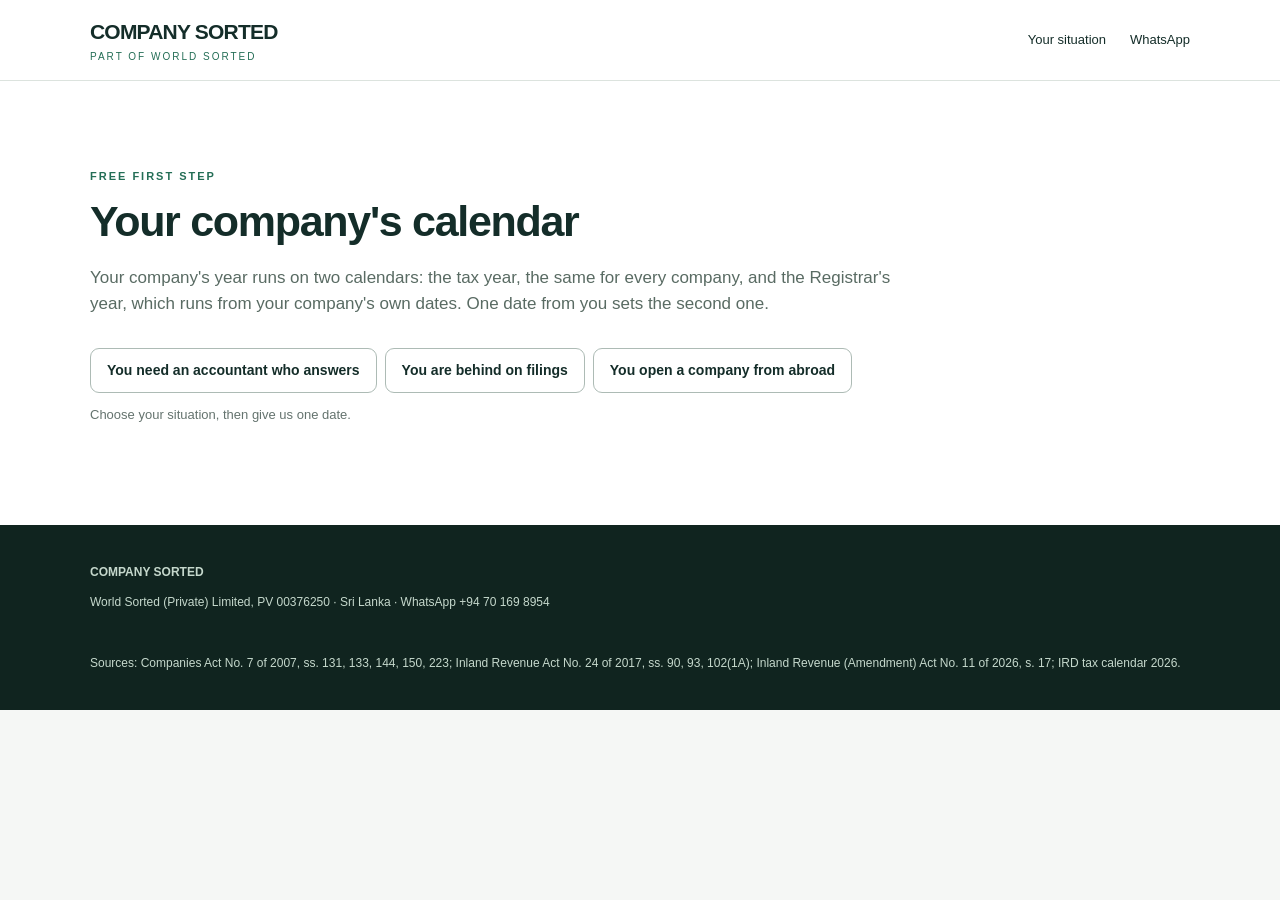
<file: calendar.html>
<!doctype html><html lang="en"><head><meta charset="utf-8"><meta name="viewport" content="width=device-width,initial-scale=1"><title>Your company's calendar — Company Sorted</title><style>
:root{--bg:#f5f7f5;--ink:#142d29;--mut:#64736e;--g:#246e56;--light:#d9eee4;--gold:#eed2a1;--line:#dce3de;--white:#fff}*{box-sizing:border-box}html{scroll-behavior:smooth}body{margin:0;background:var(--bg);color:var(--ink);font-family:Inter,Arial,Helvetica,sans-serif;line-height:1.55}a{text-decoration:none;color:inherit}header{background:#fff;position:sticky;top:0;z-index:10;border-bottom:1px solid var(--line)}.nav{max-width:1150px;margin:auto;padding:16px 25px;display:flex;justify-content:space-between;align-items:center;gap:15px}.brand{font-weight:900;letter-spacing:-.8px;font-size:21px}.brand small{font-weight:500;color:var(--g);font-size:10px;display:block;letter-spacing:2px}.navlinks{display:flex;align-items:center;gap:24px;font-size:13px}.button{display:inline-flex;align-items:center;justify-content:center;padding:14px 23px;border-radius:9px;background:var(--g);color:#fff;font-weight:700;border:1px solid var(--g);cursor:pointer;transition:.15s}.button:hover{filter:brightness(.88)}.button.alt{background:transparent;color:var(--ink);border:1px solid #adbbb5}.button.light{background:white;color:var(--ink);border-color:white}.hero{background:var(--ink);color:white;overflow:hidden}.container{max-width:1150px;margin:auto;padding:0 25px}.heroGrid{display:grid;grid-template-columns:1.1fr .9fr;align-items:center;gap:50px;padding:95px 0}.eyebrow{text-transform:uppercase;font-weight:800;letter-spacing:2px;font-size:11px;color:#add9bf;margin-bottom:23px}.hero h1{font-size:clamp(39px,5vw,65px);line-height:1.08;letter-spacing:-2.3px;margin:0 0 26px}.hero p{font-size:19px;color:#d2e2d9;max-width:590px}.cta{display:flex;gap:11px;flex-wrap:wrap;margin:30px 0 24px}.note{color:#a8c8ba;font-size:12px}.app{background:#fff;border:1px solid #e2ebe6;box-shadow:0 24px 70px #001c1326;border-radius:17px;color:var(--ink);overflow:hidden}.appTop{display:flex;justify-content:space-between;background:#f5f9f6;border-bottom:1px solid #e5ebe7;padding:17px 21px;font-size:13px;font-weight:800}.appBody{padding:26px}.appBadge{display:inline-block;background:#e5f3ea;padding:5px 12px;border-radius:30px;color:#27684c;font-size:12px;font-weight:700}.rowline{display:flex;align-items:center;justify-content:space-between;border-bottom:1px solid #e7ede8;padding:13px 0;gap:12px;font-size:13px}.rowline strong{font-size:12px;text-align:right}.green{color:#20774d}.orange{color:#b47819}.section{padding:87px 0}.section.white{background:white}.kicker{color:var(--g);text-transform:uppercase;font-weight:800;font-size:11px;letter-spacing:2px}.section h2{font-size:clamp(30px,4vw,43px);line-height:1.14;letter-spacing:-1.3px;max-width:850px;margin:12px 0 19px}.lead{font-size:17px;color:#596b63;max-width:820px}.three{display:grid;grid-template-columns:repeat(3,1fr);gap:17px;margin-top:37px}.card{background:white;border:1px solid var(--line);border-radius:15px;padding:27px}.white .card{background:var(--bg)}.card h3{margin:12px 0;font-size:21px;line-height:1.22}.card p{color:#56665e;font-size:14px}.number{display:inline-grid;place-items:center;width:36px;height:36px;border-radius:9px;background:#dcece2;color:#246e56;font-weight:800}.arrow{color:#398063;font-weight:700;font-size:13px;margin-top:20px}.split{display:grid;grid-template-columns:1fr 1fr;gap:45px;align-items:center}.steps{counter-reset:step}.step{display:grid;grid-template-columns:44px 1fr;gap:18px;margin:29px 0}.stepnum{background:#dfebdf;width:41px;height:41px;border-radius:50%;display:grid;place-items:center;font-weight:800;color:var(--g)}.step h3{margin:0 0 5px;font-size:18px}.step p{margin:0;color:var(--mut);font-size:14px}.highlight{background:#e2eee7;border-radius:18px;padding:34px}.highlight h3{margin-top:0}.highlight li{margin:13px 0}.planGrid{display:grid;grid-template-columns:repeat(2,1fr);gap:18px;margin-top:30px}.plan{border:1px solid var(--line);border-radius:16px;padding:31px;background:white}.plan.feature{border:2px solid var(--g)}.plan .price{font-size:48px;font-weight:850;letter-spacing:-2px;margin:12px 0}.plan .price small{font-size:13px;color:var(--mut);letter-spacing:0;font-weight:500}.plan ul{padding-left:20px;font-size:14px;line-height:2}.tag{background:#deebe3;color:var(--g);padding:5px 11px;border-radius:50px;font-size:11px;font-weight:800}.dark{background:var(--ink);color:white}.dark .lead{color:#c0d5c9}.dark .card{background:#204038;color:#fff;border-color:#3d6354}.dark .card p{color:#c7dacf}.faq details{border-bottom:1px solid var(--line);padding:19px 0}.faq summary{cursor:pointer;font-weight:700;font-size:17px}.faq p{color:#5a6c64;font-size:14px;max-width:850px}.form{background:white;border-radius:16px;padding:30px;color:var(--ink);box-shadow:0 15px 50px #0720191c}.field{display:flex;flex-direction:column;gap:5px;margin:15px 0}.field label{font-size:12px;font-weight:700}.field input,.field select,.field textarea{width:100%;font:inherit;padding:13px;border:1px solid #d7e0db;border-radius:8px;background:#fff}.field textarea{min-height:90px}.foot{padding:38px 0;background:#10241f;color:#c5d8cc;font-size:12px}.footgrid{display:flex;justify-content:space-between;gap:30px;flex-wrap:wrap}.pill{font-size:11px;color:#9dc8ae;border:1px solid #507566;border-radius:100px;padding:7px 13px;display:inline-block;margin-top:25px}.muted{color:var(--mut);font-size:12px}.micro{font-size:12px;color:#8da89a}.small{font-size:13px}.dot{color:var(--g);font-weight:800}.banner{background:#dceae0;border:1px solid #c5ded0;padding:20px 25px;border-radius:12px;margin-top:24px}.anchor{scroll-margin-top:90px}@media(max-width:800px){.heroGrid,.split,.three,.planGrid{grid-template-columns:1fr}.heroGrid{padding:65px 0}.hero h1{letter-spacing:-1.3px}.section{padding:65px 0}.navlinks a:not(.button){display:none}.app{max-width:520px}.split{gap:25px}}
</style><style>.mnu{display:none}
.waFixed{display:none}
.app p.muted{color:var(--mut)}
.foot a,.fine a{text-decoration:underline}
@media(max-width:800px){body{padding-bottom:68px}
.brand{white-space:nowrap}
.button.waFixed{display:flex;position:fixed;left:10px;right:10px;bottom:8px;z-index:30;align-items:center;justify-content:center;width:auto;margin:0}.mnu{display:block;position:relative}
.mnu summary{list-style:none;cursor:pointer;font-size:13px;font-weight:700;padding:10px 11px;border:1px solid #adbbb5;border-radius:9px;background:#fff;color:#142d29}
.mnu summary::-webkit-details-marker{display:none}
.mnu>div{position:absolute;right:0;top:46px;width:230px;background:#fff;color:#142d29;border:1px solid #dce3de;border-radius:15px;box-shadow:0 15px 50px #0720191c;padding:6px 16px;z-index:40}
.mnu>div a{display:block;padding:12px 0;font-size:14px;border-bottom:1px solid #dce3de;text-decoration:none;color:#142d29}
.mnu>div a:last-child{border-bottom:0}
.heroGrid{padding:65px 25px}
.nav{padding:12px 12px;gap:8px}
.brand{font-size:17px}.brand small{letter-spacing:1px;white-space:nowrap}
.navlinks .button{padding:10px 12px;font-size:13px}
}</style><style>
/* Классы инструмента из en\js\calendar.js, значения из эталона */
.calBox{max-width:860px;margin-top:30px}
.calc__label{display:block;font-size:12px;font-weight:700;margin:15px 0 5px}
.calc__row{display:flex;gap:11px;flex-wrap:wrap;align-items:center}
.input{font:inherit;padding:13px;border:1px solid #d7e0db;border-radius:8px;background:#fff}
.btn{display:inline-flex;align-items:center;justify-content:center;padding:14px 23px;border-radius:9px;background:var(--g);color:#fff;font:inherit;font-weight:700;border:1px solid var(--g);cursor:pointer}
.note{color:var(--mut);font-size:13px;margin:12px 0}
.label{font-size:11px;font-weight:800;letter-spacing:2px;text-transform:uppercase;color:var(--g);text-align:left;padding-bottom:8px}
.cal__opt{padding:11px 16px;border:1px solid #adbbb5;border-radius:9px;background:#fff;color:var(--ink);font:inherit;font-size:14px;font-weight:700;cursor:pointer}
.cal__opt[aria-pressed="true"]{background:var(--g);color:#fff;border-color:var(--g)}
.cal__switch{display:flex;flex-wrap:wrap;gap:8px;margin-bottom:12px}
.cal__out{margin-top:30px}
.cal__wrap{margin-top:26px;overflow-x:auto}
table{width:100%;border-collapse:collapse;font-size:14px}th,td{text-align:left;padding:10px 8px;border-bottom:1px solid var(--line);vertical-align:top}th{font-size:12px;color:var(--mut)}td.muted{color:var(--mut)}
.cal__line{margin-top:26px}.cal__line{background:#e2eee7;border-radius:18px;padding:24px}
.actions{margin-top:18px}
@media(max-width:600px){.cal__table thead{position:absolute;left:-9999px}.cal__table tr{display:block;padding:8px 0;border-bottom:1px solid var(--line)}.cal__table td{display:block;border:0;padding:0}.cal__table td:first-child{font-weight:700}}
</style></head><body>
<header><nav class="nav"><a class="brand" href="index.html">COMPANY SORTED<small>PART OF WORLD SORTED</small></a><div class="navlinks"><a href="index.html#doors">Your situation</a><a href="https://wa.me/94701698954?text=Hello.%20I%20have%20a%20question%20about%20my%20company%27s%20calendar.">WhatsApp</a></div></nav></header>
<main id="top"><section class="section white"><div class="container"><div class="kicker">Free first step</div><h2>Your company's calendar</h2><p class="lead">Your company's year runs on two calendars: the tax year, the same for every company, and the Registrar's year, which runs from your company's own dates. One date from you sets the second one.</p><div class="calBox" data-calendar></div></div></section></main>
<footer class="foot"><div class="container footgrid"><div><strong>COMPANY SORTED</strong><p>World Sorted (Private) Limited, PV 00376250 · Sri Lanka · WhatsApp +94 70 169 8954</p></div><div>Sources: Companies Act No. 7 of 2007, ss. 131, 133, 144, 150, 223; Inland Revenue Act No. 24 of 2017, ss. 90, 93, 102(1A); Inland Revenue (Amendment) Act No. 11 of 2026, s. 17; IRD tax calendar 2026.</div></div></footer>
<a class="button waFixed" href="https://wa.me/94701698954?text=Hello.%20I%20have%20a%20question%20about%20my%20company%27s%20calendar.">WhatsApp</a><script src="js/ref.js"></script><script src="js/calendar.js"></script></body></html>
</file>
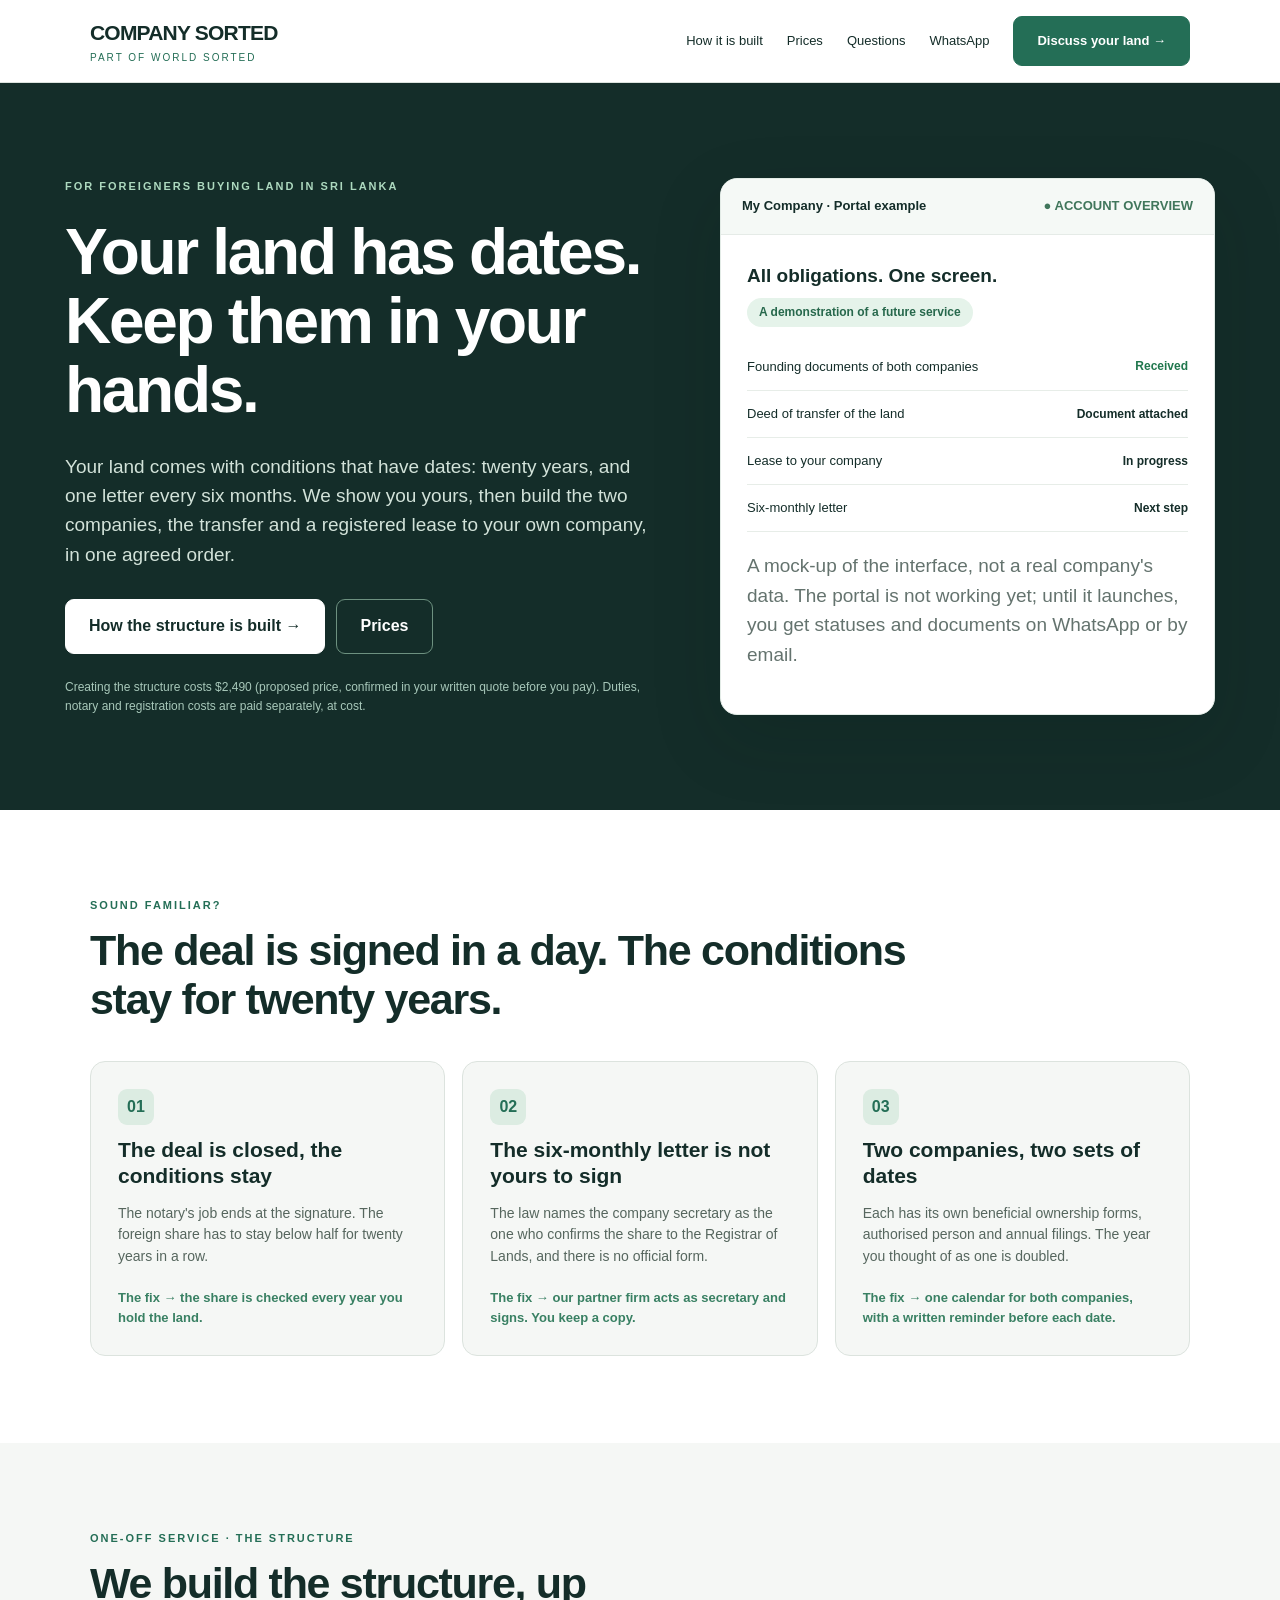
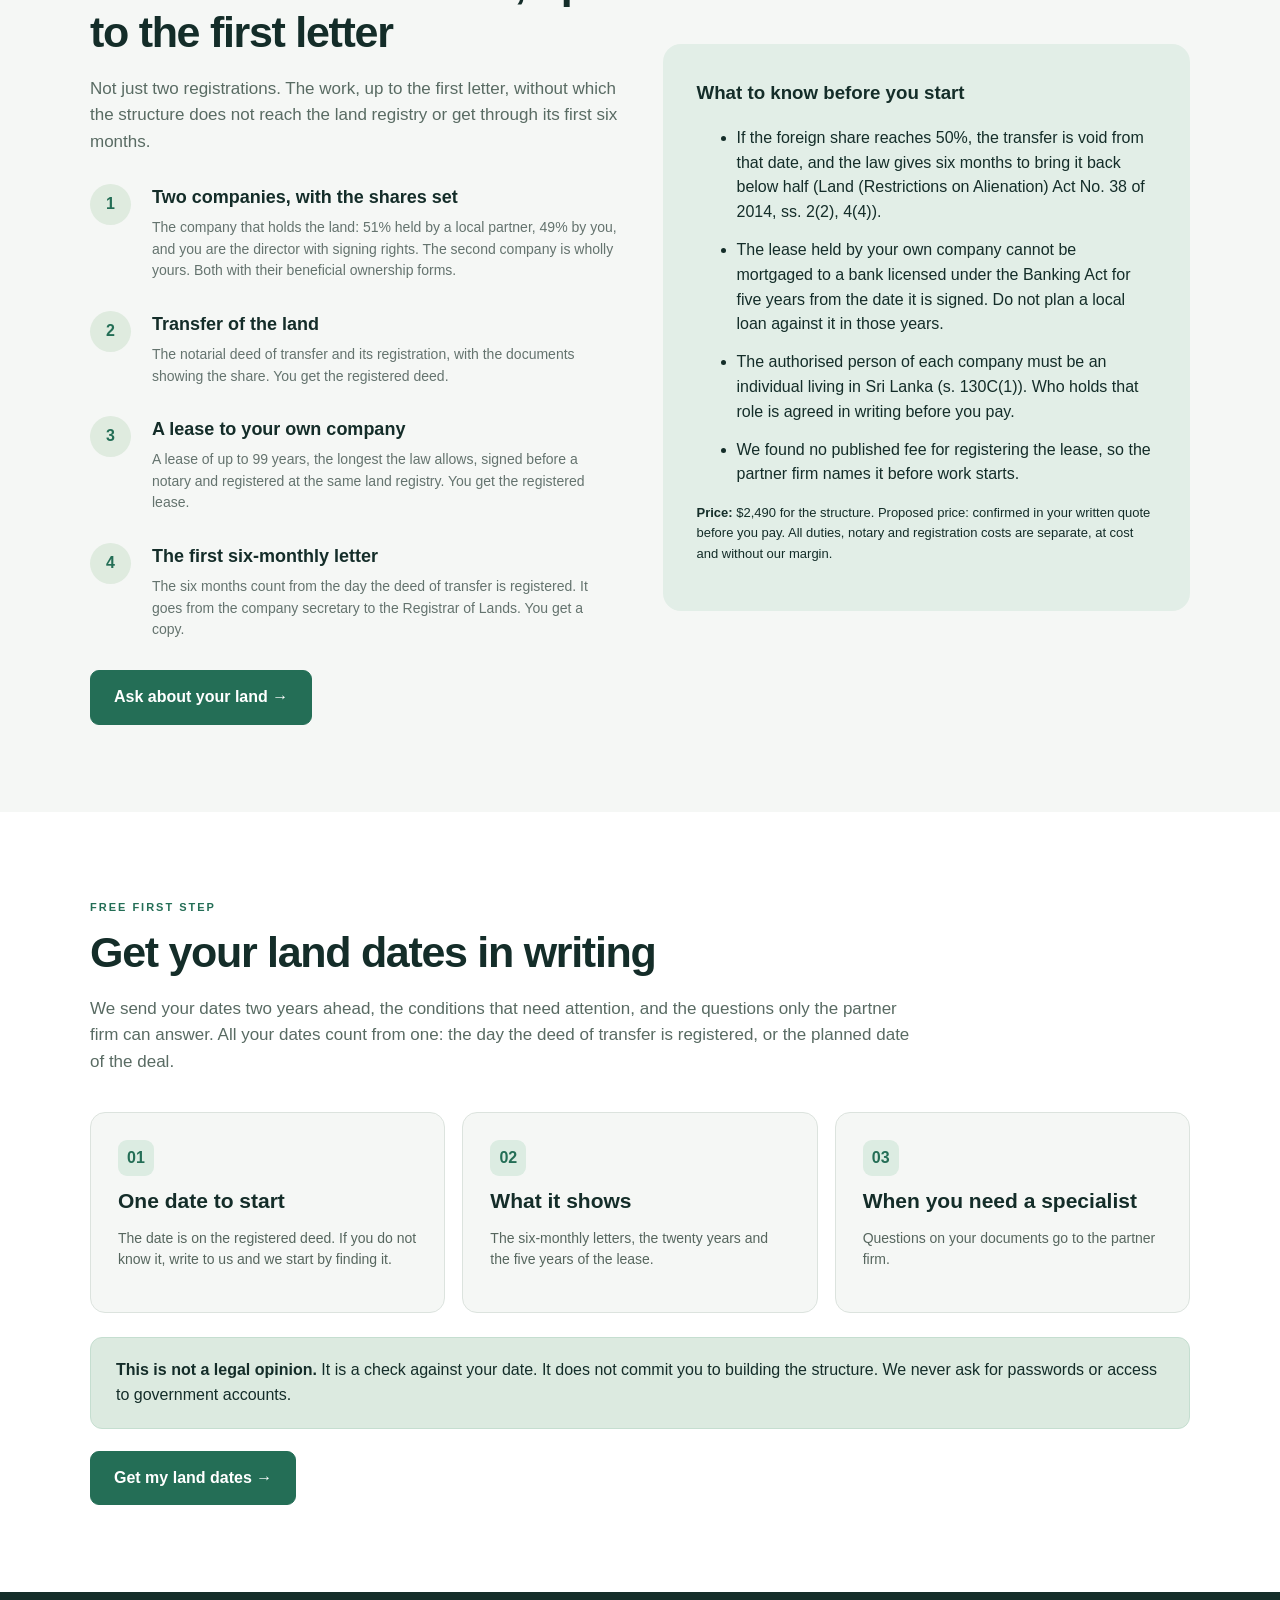
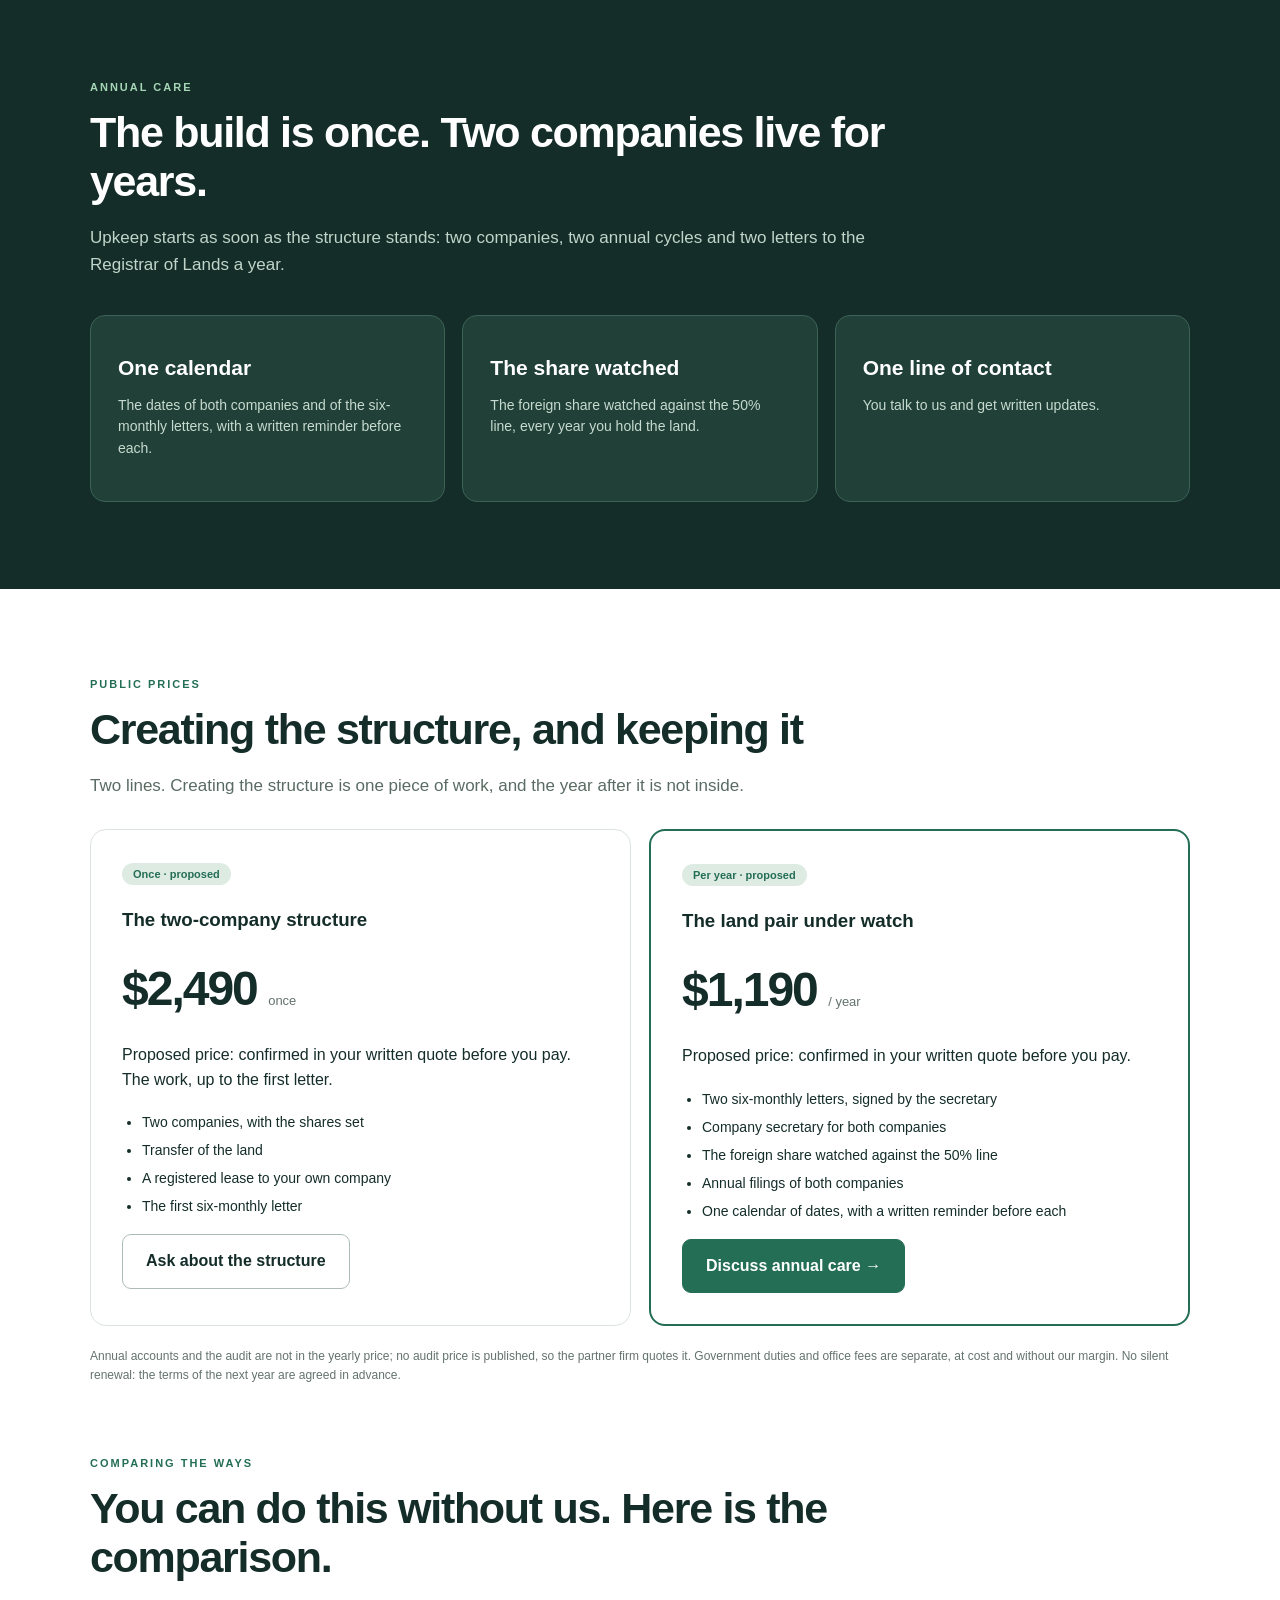
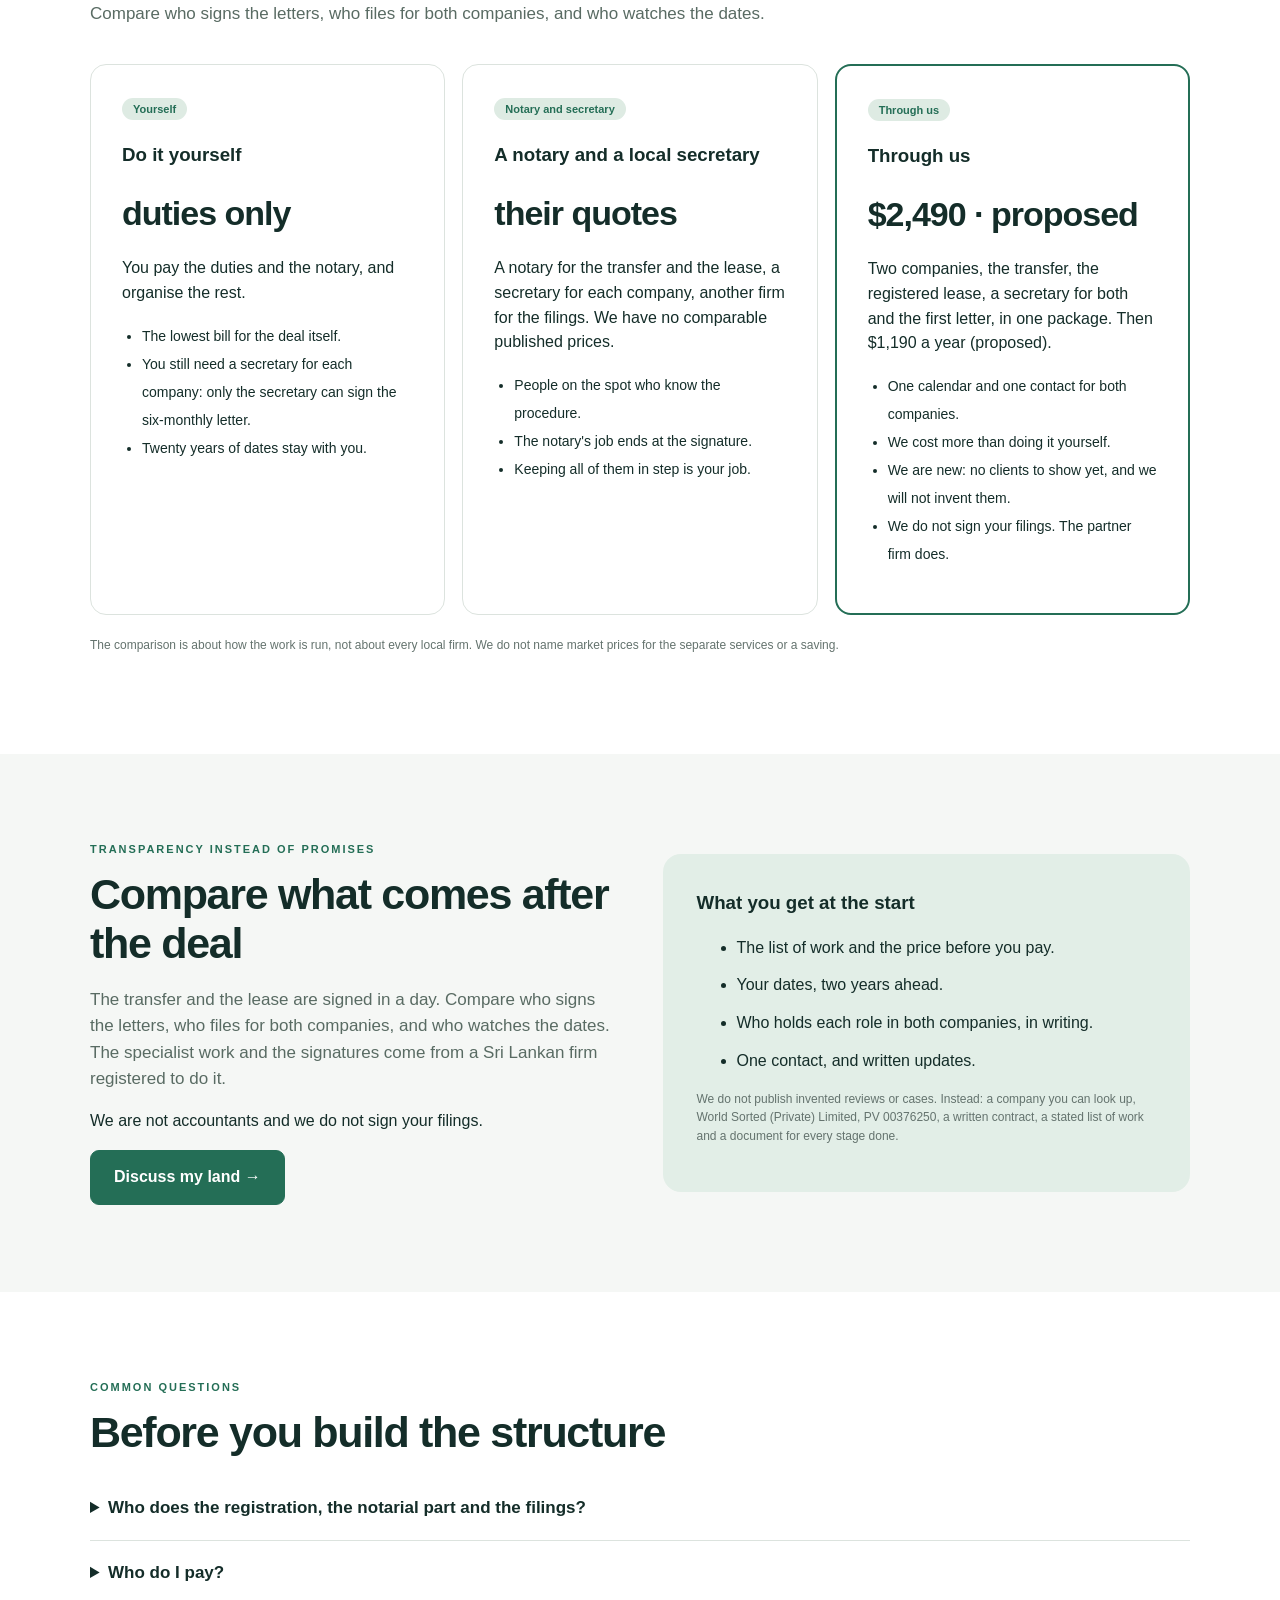
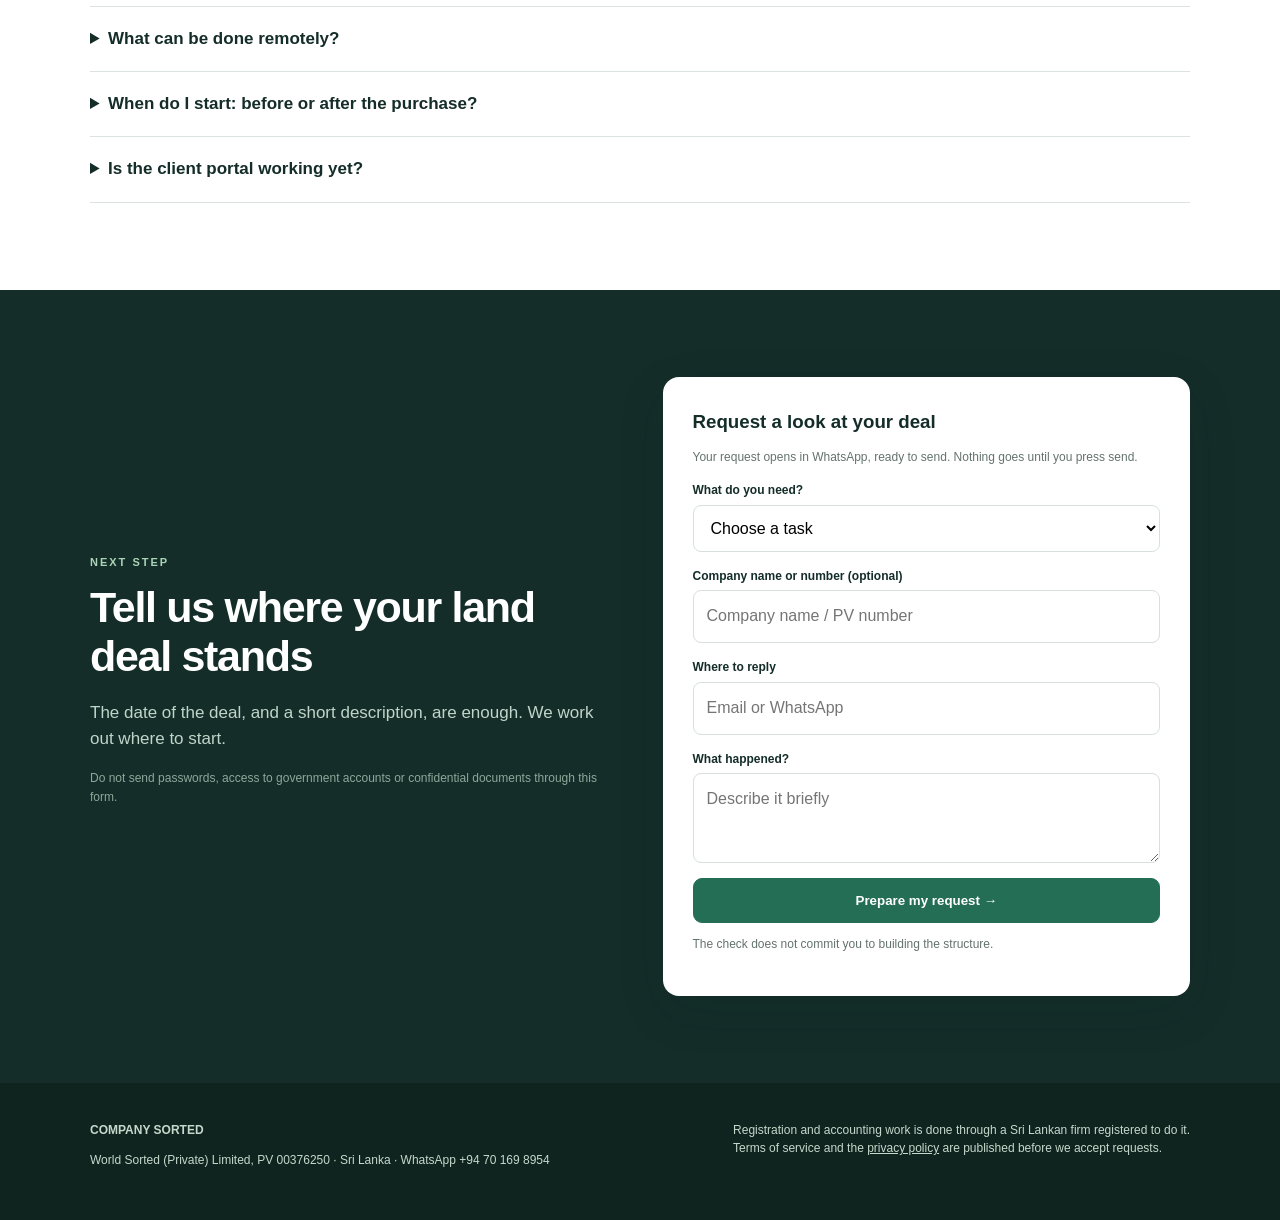
<file: land.html>
<!doctype html><html lang="en"><head><meta charset="utf-8"><meta name="viewport" content="width=device-width,initial-scale=1"><title>Buying land: two companies — Company Sorted</title><style>
:root{--bg:#f5f7f5;--ink:#142d29;--mut:#64736e;--g:#246e56;--light:#d9eee4;--gold:#eed2a1;--line:#dce3de;--white:#fff}*{box-sizing:border-box}html{scroll-behavior:smooth}body{margin:0;background:var(--bg);color:var(--ink);font-family:Inter,Arial,Helvetica,sans-serif;line-height:1.55}a{text-decoration:none;color:inherit}header{background:#fff;position:sticky;top:0;z-index:10;border-bottom:1px solid var(--line)}.nav{max-width:1150px;margin:auto;padding:16px 25px;display:flex;justify-content:space-between;align-items:center;gap:15px}.brand{font-weight:900;letter-spacing:-.8px;font-size:21px}.brand small{font-weight:500;color:var(--g);font-size:10px;display:block;letter-spacing:2px}.navlinks{display:flex;align-items:center;gap:24px;font-size:13px}.button{display:inline-flex;align-items:center;justify-content:center;padding:14px 23px;border-radius:9px;background:var(--g);color:#fff;font-weight:700;border:1px solid var(--g);cursor:pointer;transition:.15s}.button:hover{filter:brightness(.88)}.button.alt{background:transparent;color:var(--ink);border:1px solid #adbbb5}.button.light{background:white;color:var(--ink);border-color:white}.hero{background:var(--ink);color:white;overflow:hidden}.container{max-width:1150px;margin:auto;padding:0 25px}.heroGrid{display:grid;grid-template-columns:1.1fr .9fr;align-items:center;gap:50px;padding:95px 0}.eyebrow{text-transform:uppercase;font-weight:800;letter-spacing:2px;font-size:11px;color:#add9bf;margin-bottom:23px}.hero h1{font-size:clamp(39px,5vw,65px);line-height:1.08;letter-spacing:-2.3px;margin:0 0 26px}.hero p{font-size:19px;color:#d2e2d9;max-width:590px}.cta{display:flex;gap:11px;flex-wrap:wrap;margin:30px 0 24px}.note{color:#a8c8ba;font-size:12px}.app{background:#fff;border:1px solid #e2ebe6;box-shadow:0 24px 70px #001c1326;border-radius:17px;color:var(--ink);overflow:hidden}.appTop{display:flex;justify-content:space-between;background:#f5f9f6;border-bottom:1px solid #e5ebe7;padding:17px 21px;font-size:13px;font-weight:800}.appBody{padding:26px}.appBadge{display:inline-block;background:#e5f3ea;padding:5px 12px;border-radius:30px;color:#27684c;font-size:12px;font-weight:700}.rowline{display:flex;align-items:center;justify-content:space-between;border-bottom:1px solid #e7ede8;padding:13px 0;gap:12px;font-size:13px}.rowline strong{font-size:12px;text-align:right}.green{color:#20774d}.orange{color:#b47819}.section{padding:87px 0}.section.white{background:white}.kicker{color:var(--g);text-transform:uppercase;font-weight:800;font-size:11px;letter-spacing:2px}.section h2{font-size:clamp(30px,4vw,43px);line-height:1.14;letter-spacing:-1.3px;max-width:850px;margin:12px 0 19px}.lead{font-size:17px;color:#596b63;max-width:820px}.three{display:grid;grid-template-columns:repeat(3,1fr);gap:17px;margin-top:37px}.card{background:white;border:1px solid var(--line);border-radius:15px;padding:27px}.white .card{background:var(--bg)}.card h3{margin:12px 0;font-size:21px;line-height:1.22}.card p{color:#56665e;font-size:14px}.number{display:inline-grid;place-items:center;width:36px;height:36px;border-radius:9px;background:#dcece2;color:#246e56;font-weight:800}.arrow{color:#398063;font-weight:700;font-size:13px;margin-top:20px}.split{display:grid;grid-template-columns:1fr 1fr;gap:45px;align-items:center}.steps{counter-reset:step}.step{display:grid;grid-template-columns:44px 1fr;gap:18px;margin:29px 0}.stepnum{background:#dfebdf;width:41px;height:41px;border-radius:50%;display:grid;place-items:center;font-weight:800;color:var(--g)}.step h3{margin:0 0 5px;font-size:18px}.step p{margin:0;color:var(--mut);font-size:14px}.highlight{background:#e2eee7;border-radius:18px;padding:34px}.highlight h3{margin-top:0}.highlight li{margin:13px 0}.planGrid{display:grid;grid-template-columns:repeat(2,1fr);gap:18px;margin-top:30px}.plan{border:1px solid var(--line);border-radius:16px;padding:31px;background:white}.plan.feature{border:2px solid var(--g)}.plan .price{font-size:48px;font-weight:850;letter-spacing:-2px;margin:12px 0}.plan .price small{font-size:13px;color:var(--mut);letter-spacing:0;font-weight:500}.plan ul{padding-left:20px;font-size:14px;line-height:2}.tag{background:#deebe3;color:var(--g);padding:5px 11px;border-radius:50px;font-size:11px;font-weight:800}.dark{background:var(--ink);color:white}.dark .lead{color:#c0d5c9}.dark .card{background:#204038;color:#fff;border-color:#3d6354}.dark .card p{color:#c7dacf}.faq details{border-bottom:1px solid var(--line);padding:19px 0}.faq summary{cursor:pointer;font-weight:700;font-size:17px}.faq p{color:#5a6c64;font-size:14px;max-width:850px}.form{background:white;border-radius:16px;padding:30px;color:var(--ink);box-shadow:0 15px 50px #0720191c}.field{display:flex;flex-direction:column;gap:5px;margin:15px 0}.field label{font-size:12px;font-weight:700}.field input,.field select,.field textarea{width:100%;font:inherit;padding:13px;border:1px solid #d7e0db;border-radius:8px;background:#fff}.field textarea{min-height:90px}.foot{padding:38px 0;background:#10241f;color:#c5d8cc;font-size:12px}.footgrid{display:flex;justify-content:space-between;gap:30px;flex-wrap:wrap}.pill{font-size:11px;color:#9dc8ae;border:1px solid #507566;border-radius:100px;padding:7px 13px;display:inline-block;margin-top:25px}.muted{color:var(--mut);font-size:12px}.micro{font-size:12px;color:#8da89a}.small{font-size:13px}.dot{color:var(--g);font-weight:800}.banner{background:#dceae0;border:1px solid #c5ded0;padding:20px 25px;border-radius:12px;margin-top:24px}.anchor{scroll-margin-top:90px}@media(max-width:800px){.heroGrid,.split,.three,.planGrid{grid-template-columns:1fr}.heroGrid{padding:65px 0}.hero h1{letter-spacing:-1.3px}.section{padding:65px 0}.navlinks a:not(.button){display:none}.app{max-width:520px}.split{gap:25px}}
</style><style>.mnu{display:none}
.waFixed{display:none}
.app p.muted{color:var(--mut)}
.foot a,.fine a{text-decoration:underline}
@media(max-width:800px){body{padding-bottom:68px}
.brand{white-space:nowrap}
.button.waFixed{display:flex;position:fixed;left:10px;right:10px;bottom:8px;z-index:30;align-items:center;justify-content:center;width:auto;margin:0}.mnu{display:block;position:relative}
.mnu summary{list-style:none;cursor:pointer;font-size:13px;font-weight:700;padding:10px 11px;border:1px solid #adbbb5;border-radius:9px;background:#fff;color:#142d29}
.mnu summary::-webkit-details-marker{display:none}
.mnu>div{position:absolute;right:0;top:46px;width:230px;background:#fff;color:#142d29;border:1px solid #dce3de;border-radius:15px;box-shadow:0 15px 50px #0720191c;padding:6px 16px;z-index:40}
.mnu>div a{display:block;padding:12px 0;font-size:14px;border-bottom:1px solid #dce3de;text-decoration:none;color:#142d29}
.mnu>div a:last-child{border-bottom:0}
.heroGrid{padding:65px 25px}
.nav{padding:12px 12px;gap:8px}
.brand{font-size:17px}.brand small{letter-spacing:1px;white-space:nowrap}
.navlinks .button{padding:10px 12px;font-size:13px}
}</style></head><body>
<header><nav class="nav"><a class="brand" href="index.html">COMPANY SORTED<small>PART OF WORLD SORTED</small></a><div class="navlinks"><a href="#switch">How it is built</a><a href="#pricing">Prices</a><a href="#faq">Questions</a><a href="https://wa.me/94701698954?text=Hello.%20I%20have%20a%20question%20about%20buying%20land.">WhatsApp</a><a href="#contact" class="button">Discuss your land →</a></div><details class="mnu"><summary>Menu</summary><div><a href="#switch">How it is built</a><a href="#pricing">Prices</a><a href="#faq">Questions</a><a href="index.html#portal">Log in</a><a href="index.html#doors">Other situations</a></div></details></nav></header>
<main id="top"><section class="hero"><div class="container heroGrid"><div><div class="eyebrow">For foreigners buying land in Sri Lanka</div><h1>Your land has dates.<br>Keep them in your hands.</h1><p>Your land comes with conditions that have dates: twenty years, and one letter every six months. We show you yours, then build the two companies, the transfer and a registered lease to your own company, in one agreed order.</p><div class="cta"><a class="button light" href="#switch">How the structure is built →</a><a class="button alt" style="color:#fff;border-color:#6d9180" href="#pricing">Prices</a></div><div class="note">Creating the structure costs $2,490 (proposed price, confirmed in your written quote before you pay). Duties, notary and registration costs are paid separately, at cost.</div></div><div class="app"><div class="appTop"><span>My Company · Portal example</span><span style="color:#40765b">● ACCOUNT OVERVIEW</span></div><div class="appBody"><div style="font-weight:800;font-size:19px;margin-bottom:8px">All obligations. One screen.</div><span class="appBadge">A demonstration of a future service</span><div style="margin-top:17px"><div class="rowline"><span>Founding documents of both companies</span><strong class="green">Received</strong></div><div class="rowline"><span>Deed of transfer of the land</span><strong>Document attached</strong></div><div class="rowline"><span>Lease to your company</span><strong>In progress</strong></div><div class="rowline"><span>Six-monthly letter</span><strong>Next step</strong></div></div><p class="muted">A mock-up of the interface, not a real company's data. The portal is not working yet; until it launches, you get statuses and documents on WhatsApp or by email.</p></div></div></div></section>
<section class="section white"><div class="container"><div class="kicker">Sound familiar?</div><h2>The deal is signed in a day. The conditions stay for twenty years.</h2><div class="three"><div class="card"><span class="number">01</span><h3>The deal is closed, the conditions stay</h3><p>The notary's job ends at the signature. The foreign share has to stay below half for twenty years in a row.</p><div class="arrow">The fix → the share is checked every year you hold the land.</div></div><div class="card"><span class="number">02</span><h3>The six-monthly letter is not yours to sign</h3><p>The law names the company secretary as the one who confirms the share to the Registrar of Lands, and there is no official form.</p><div class="arrow">The fix → our partner firm acts as secretary and signs. You keep a copy.</div></div><div class="card"><span class="number">03</span><h3>Two companies, two sets of dates</h3><p>Each has its own beneficial ownership forms, authorised person and annual filings. The year you thought of as one is doubled.</p><div class="arrow">The fix → one calendar for both companies, with a written reminder before each date.</div></div></div></div></section>
<section class="section anchor" id="switch"><div class="container split"><div><div class="kicker">One-off service · The structure</div><h2>We build the structure, up to the first letter</h2><p class="lead">Not just two registrations. The work, up to the first letter, without which the structure does not reach the land registry or get through its first six months.</p><div class="steps"><div class="step"><div class="stepnum">1</div><div><h3>Two companies, with the shares set</h3><p>The company that holds the land: 51% held by a local partner, 49% by you, and you are the director with signing rights. The second company is wholly yours. Both with their beneficial ownership forms.</p></div></div><div class="step"><div class="stepnum">2</div><div><h3>Transfer of the land</h3><p>The notarial deed of transfer and its registration, with the documents showing the share. You get the registered deed.</p></div></div><div class="step"><div class="stepnum">3</div><div><h3>A lease to your own company</h3><p>A lease of up to 99 years, the longest the law allows, signed before a notary and registered at the same land registry. You get the registered lease.</p></div></div><div class="step"><div class="stepnum">4</div><div><h3>The first six-monthly letter</h3><p>The six months count from the day the deed of transfer is registered. It goes from the company secretary to the Registrar of Lands. You get a copy.</p></div></div></div><a class="button" href="#contact">Ask about your land →</a></div><aside class="highlight"><h3>What to know before you start</h3><ul><li>If the foreign share reaches 50%, the transfer is void from that date, and the law gives six months to bring it back below half (Land (Restrictions on Alienation) Act No. 38 of 2014, ss. 2(2), 4(4)).</li><li>The lease held by your own company cannot be mortgaged to a bank licensed under the Banking Act for five years from the date it is signed. Do not plan a local loan against it in those years.</li><li>The authorised person of each company must be an individual living in Sri Lanka (s. 130C(1)). Who holds that role is agreed in writing before you pay.</li><li>We found no published fee for registering the lease, so the partner firm names it before work starts.</li></ul><p class="small"><strong>Price:</strong> $2,490 for the structure. Proposed price: confirmed in your written quote before you pay. All duties, notary and registration costs are separate, at cost and without our margin.</p></aside></div></section>
<section class="section white"><div class="container"><div class="kicker">Free first step</div><h2>Get your land dates in writing</h2><p class="lead">We send your dates two years ahead, the conditions that need attention, and the questions only the partner firm can answer. All your dates count from one: the day the deed of transfer is registered, or the planned date of the deal.</p><div class="three"><div class="card"><span class="number">01</span><h3>One date to start</h3><p>The date is on the registered deed. If you do not know it, write to us and we start by finding it.</p></div><div class="card"><span class="number">02</span><h3>What it shows</h3><p>The six-monthly letters, the twenty years and the five years of the lease.</p></div><div class="card"><span class="number">03</span><h3>When you need a specialist</h3><p>Questions on your documents go to the partner firm.</p></div></div><div class="banner"><strong>This is not a legal opinion.</strong> It is a check against your date. It does not commit you to building the structure. We never ask for passwords or access to government accounts.</div><div style="margin-top:22px"><a href="#contact" class="button">Get my land dates →</a></div></div></section>
<section class="section dark"><div class="container"><div class="kicker" style="color:#a5d6b5">Annual care</div><h2>The build is once. Two companies live for years.</h2><p class="lead">Upkeep starts as soon as the structure stands: two companies, two annual cycles and two letters to the Registrar of Lands a year.</p><div class="three"><div class="card"><h3>One calendar</h3><p>The dates of both companies and of the six-monthly letters, with a written reminder before each.</p></div><div class="card"><h3>The share watched</h3><p>The foreign share watched against the 50% line, every year you hold the land.</p></div><div class="card"><h3>One line of contact</h3><p>You talk to us and get written updates.</p></div></div></div></section>
<section class="section white anchor" id="pricing"><div class="container"><div class="kicker">Public prices</div><h2>Creating the structure, and keeping it</h2><p class="lead">Two lines. Creating the structure is one piece of work, and the year after it is not inside.</p><div class="planGrid"><div class="plan"><span class="tag">Once · proposed</span><h3>The two-company structure</h3><div class="price">$2,490 <small>once</small></div><p>Proposed price: confirmed in your written quote before you pay. The work, up to the first letter.</p><ul><li>Two companies, with the shares set</li><li>Transfer of the land</li><li>A registered lease to your own company</li><li>The first six-monthly letter</li></ul><a class="button alt" href="#contact">Ask about the structure</a></div><div class="plan feature"><span class="tag">Per year · proposed</span><h3>The land pair under watch</h3><div class="price">$1,190 <small>/ year</small></div><p>Proposed price: confirmed in your written quote before you pay.</p><ul><li>Two six-monthly letters, signed by the secretary</li><li>Company secretary for both companies</li><li>The foreign share watched against the 50% line</li><li>Annual filings of both companies</li><li>One calendar of dates, with a written reminder before each</li></ul><a class="button" href="#contact">Discuss annual care →</a></div></div><p class="muted" style="margin-top:21px">Annual accounts and the audit are not in the yearly price; no audit price is published, so the partner firm quotes it. Government duties and office fees are separate, at cost and without our margin. No silent renewal: the terms of the next year are agreed in advance.</p><div style="margin-top:70px"><div class="kicker">Comparing the ways</div><h2>You can do this without us. Here is the comparison.</h2><p class="lead">Compare who signs the letters, who files for both companies, and who watches the dates.</p><div class="three"><div class="plan"><span class="tag">Yourself</span><h3>Do it yourself</h3><div class="price" style="font-size:34px;letter-spacing:-1px">duties only</div><p>You pay the duties and the notary, and organise the rest.</p><ul><li>The lowest bill for the deal itself.</li><li>You still need a secretary for each company: only the secretary can sign the six-monthly letter.</li><li>Twenty years of dates stay with you.</li></ul></div><div class="plan"><span class="tag">Notary and secretary</span><h3>A notary and a local secretary</h3><div class="price" style="font-size:34px;letter-spacing:-1px">their quotes</div><p>A notary for the transfer and the lease, a secretary for each company, another firm for the filings. We have no comparable published prices.</p><ul><li>People on the spot who know the procedure.</li><li>The notary's job ends at the signature.</li><li>Keeping all of them in step is your job.</li></ul></div><div class="plan feature"><span class="tag">Through us</span><h3>Through us</h3><div class="price" style="font-size:34px;letter-spacing:-1px">$2,490 · proposed</div><p>Two companies, the transfer, the registered lease, a secretary for both and the first letter, in one package. Then $1,190 a year (proposed).</p><ul><li>One calendar and one contact for both companies.</li><li>We cost more than doing it yourself.</li><li>We are new: no clients to show yet, and we will not invent them.</li><li>We do not sign your filings. The partner firm does.</li></ul></div></div><p class="muted" style="margin-top:21px">The comparison is about how the work is run, not about every local firm. We do not name market prices for the separate services or a saving.</p></div></div></section>
<section class="section"><div class="container split"><div><div class="kicker">Transparency instead of promises</div><h2>Compare what comes after the deal</h2><p class="lead">The transfer and the lease are signed in a day. Compare who signs the letters, who files for both companies, and who watches the dates. The specialist work and the signatures come from a Sri Lankan firm registered to do it.</p><p>We are not accountants and we do not sign your filings.</p><a class="button" href="#contact">Discuss my land →</a></div><div class="highlight"><h3>What you get at the start</h3><ul><li>The list of work and the price before you pay.</li><li>Your dates, two years ahead.</li><li>Who holds each role in both companies, in writing.</li><li>One contact, and written updates.</li></ul><p class="muted">We do not publish invented reviews or cases. Instead: a company you can look up, World Sorted (Private) Limited, PV 00376250, a written contract, a stated list of work and a document for every stage done.</p></div></div></section>
<section class="section white anchor faq" id="faq"><div class="container"><div class="kicker">Common questions</div><h2>Before you build the structure</h2><details><summary>Who does the registration, the notarial part and the filings?</summary><p>Company Sorted runs your case and the service. The specialist work and the signatures come from a Sri Lankan firm registered to do it. It also acts as secretary of both companies and signs the six-monthly letters.</p></details><details><summary>Who do I pay?</summary><p>World Sorted (Private) Limited, against a written invoice that lists the package. Stamp duty, notary and registration costs are separate and without our margin.</p></details><details><summary>What can be done remotely?</summary><p>Many steps. But the land documents are signed before a notary, and some offices or a bank may ask for you in person or for extra documents; we find that out before you pay.</p></details><details><summary>When do I start: before or after the purchase?</summary><p>Before. The structure is built before the purchase, not fixed after it. If the deal is still ahead, the dates count from its planned date.</p></details><details><summary>Is the client portal working yet?</summary><p>No. This page shows the concept of the portal. Until it launches, you get statuses and documents on WhatsApp or by email.</p></details></div></section>
<section class="section dark anchor" id="contact"><div class="container split"><div><div class="kicker" style="color:#acd5b7">Next step</div><h2>Tell us where your land deal stands</h2><p class="lead">The date of the deal, and a short description, are enough. We work out where to start.</p><p class="micro">Do not send passwords, access to government accounts or confidential documents through this form.</p></div><form class="form" id="leadForm"><h3 style="margin:0 0 7px">Request a look at your deal</h3><p class="muted">Your request opens in WhatsApp, ready to send. Nothing goes until you press send.</p><div class="field"><label>What do you need?</label><select required name="service"><option value="">Choose a task</option><option>I want my land dates in writing</option><option>I want to build the structure</option><option>I already hold land</option><option>I need annual care</option></select></div><div class="field"><label>Company name or number (optional)</label><input name="company" placeholder="Company name / PV number"></div><div class="field"><label>Where to reply</label><input name="contact" required placeholder="Email or WhatsApp"></div><div class="field"><label>What happened?</label><textarea name="message" placeholder="Describe it briefly"></textarea></div><button class="button" type="submit" style="width:100%">Prepare my request →</button><p class="muted" id="formHint">The check does not commit you to building the structure.</p></form></div></section></main>
<footer class="foot"><div class="container footgrid"><div><strong>COMPANY SORTED</strong><p>World Sorted (Private) Limited, PV 00376250 · Sri Lanka · WhatsApp +94 70 169 8954</p></div><div>Registration and accounting work is done through a Sri Lankan firm registered to do it.<br>Terms of service and the <a href="privacy.html">privacy policy</a> are published before we accept requests.</div></div></footer>
<a class="button waFixed" href="https://wa.me/94701698954?text=Hello.%20I%20have%20a%20question%20about%20buying%20land.">WhatsApp</a><script src="js/ref.js"></script><script src="js/form.js"></script></body></html>
</file>
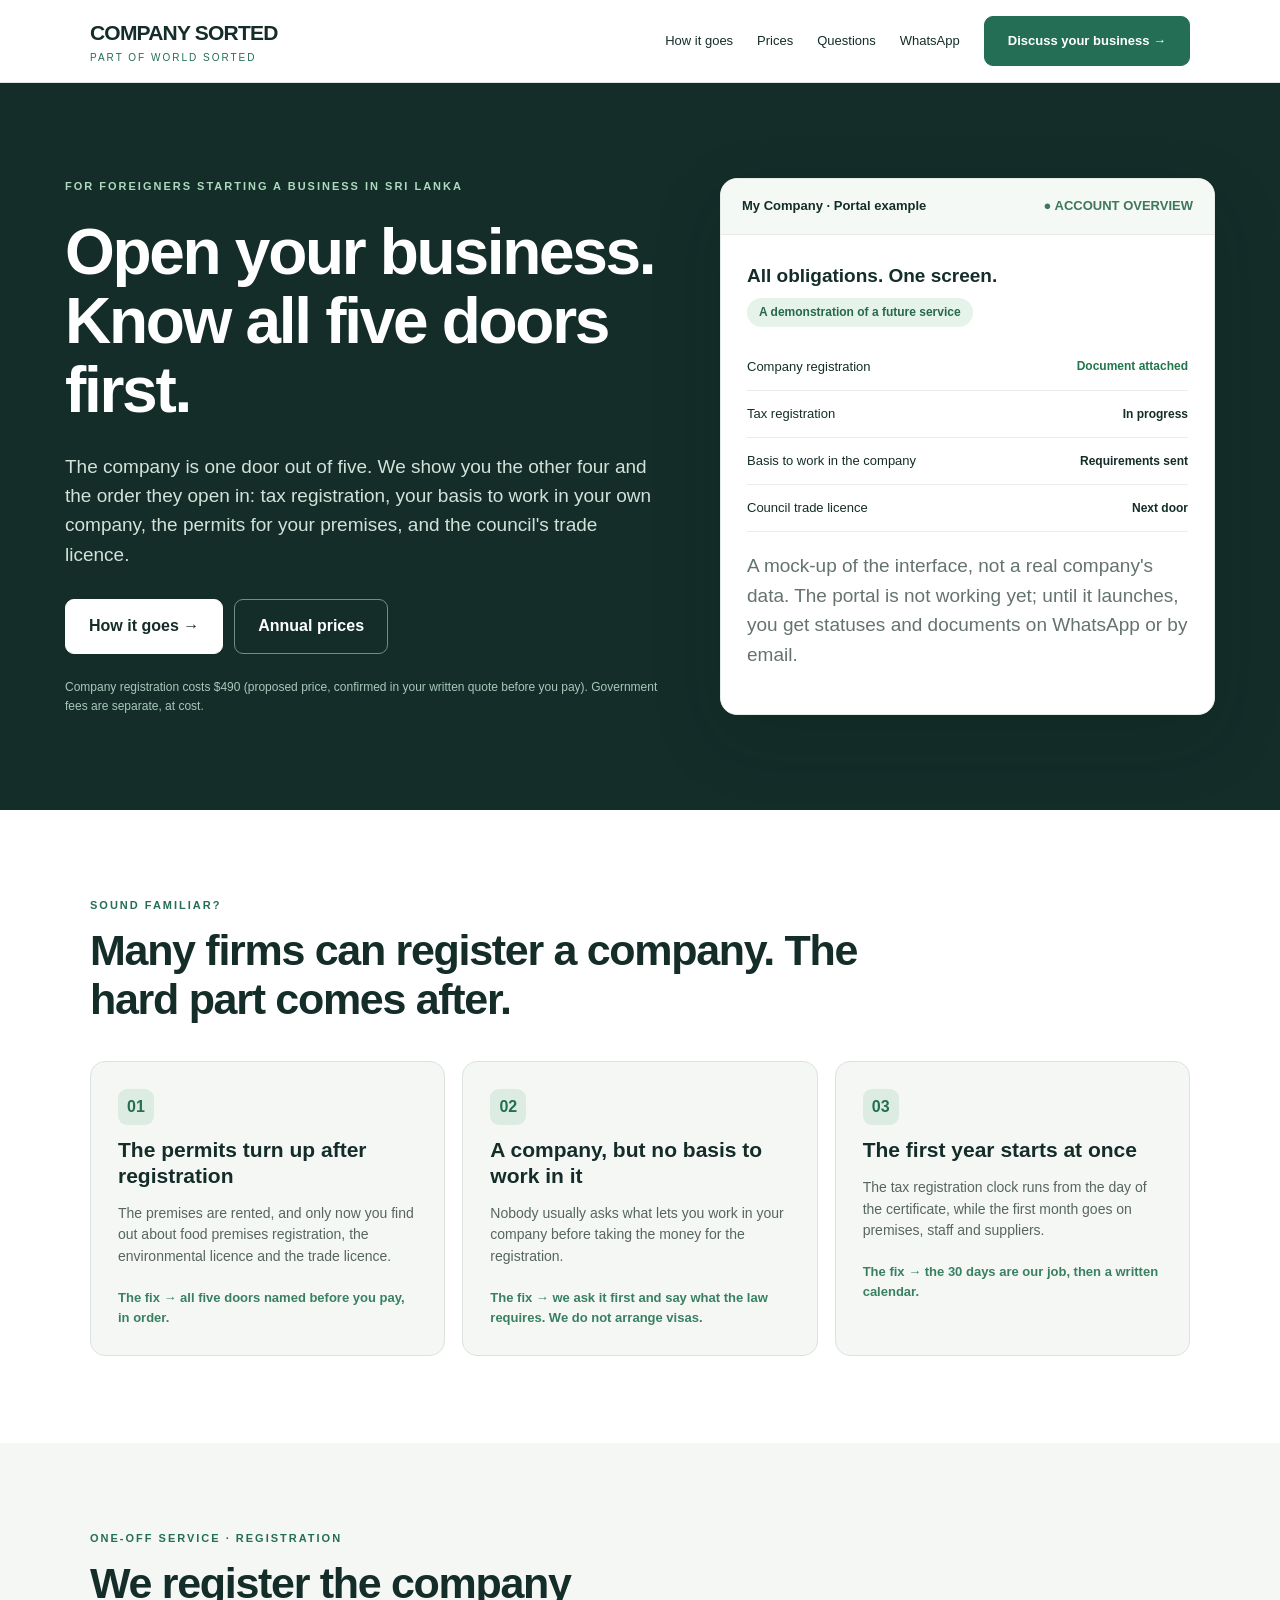
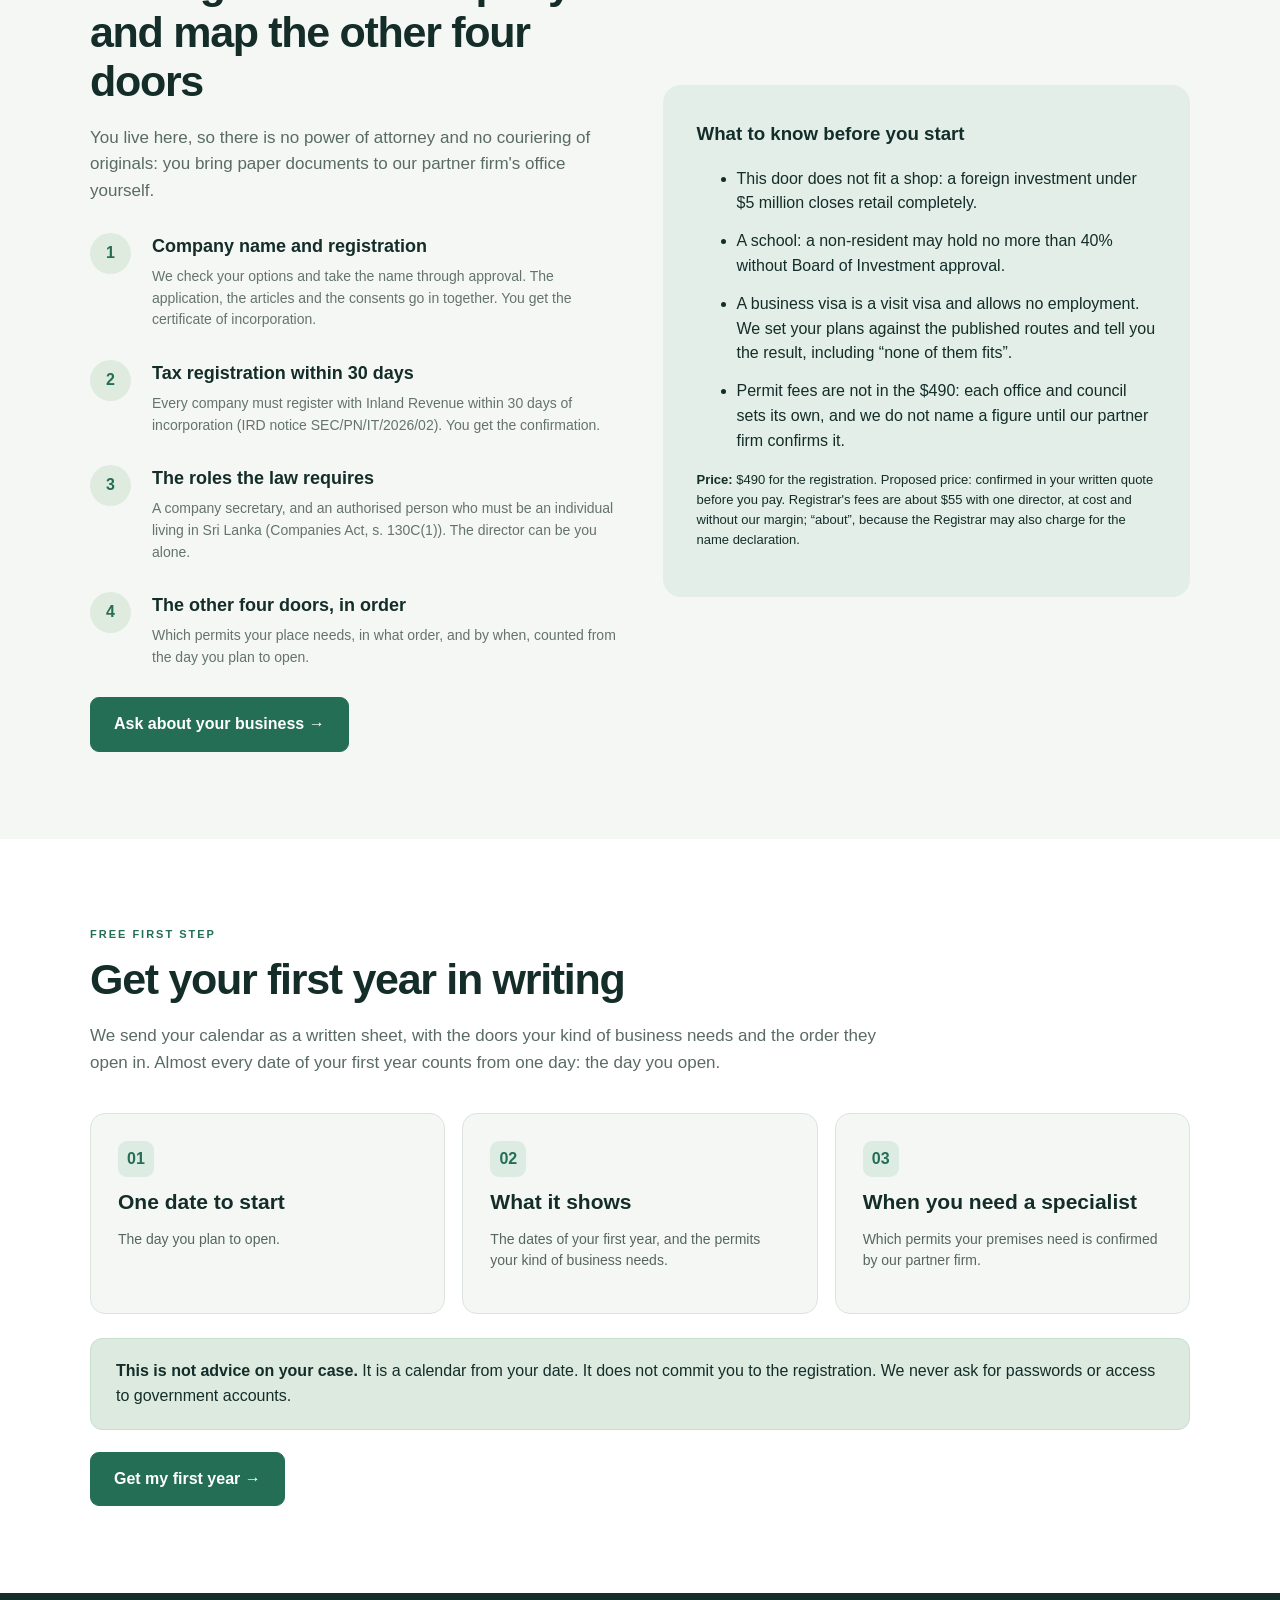
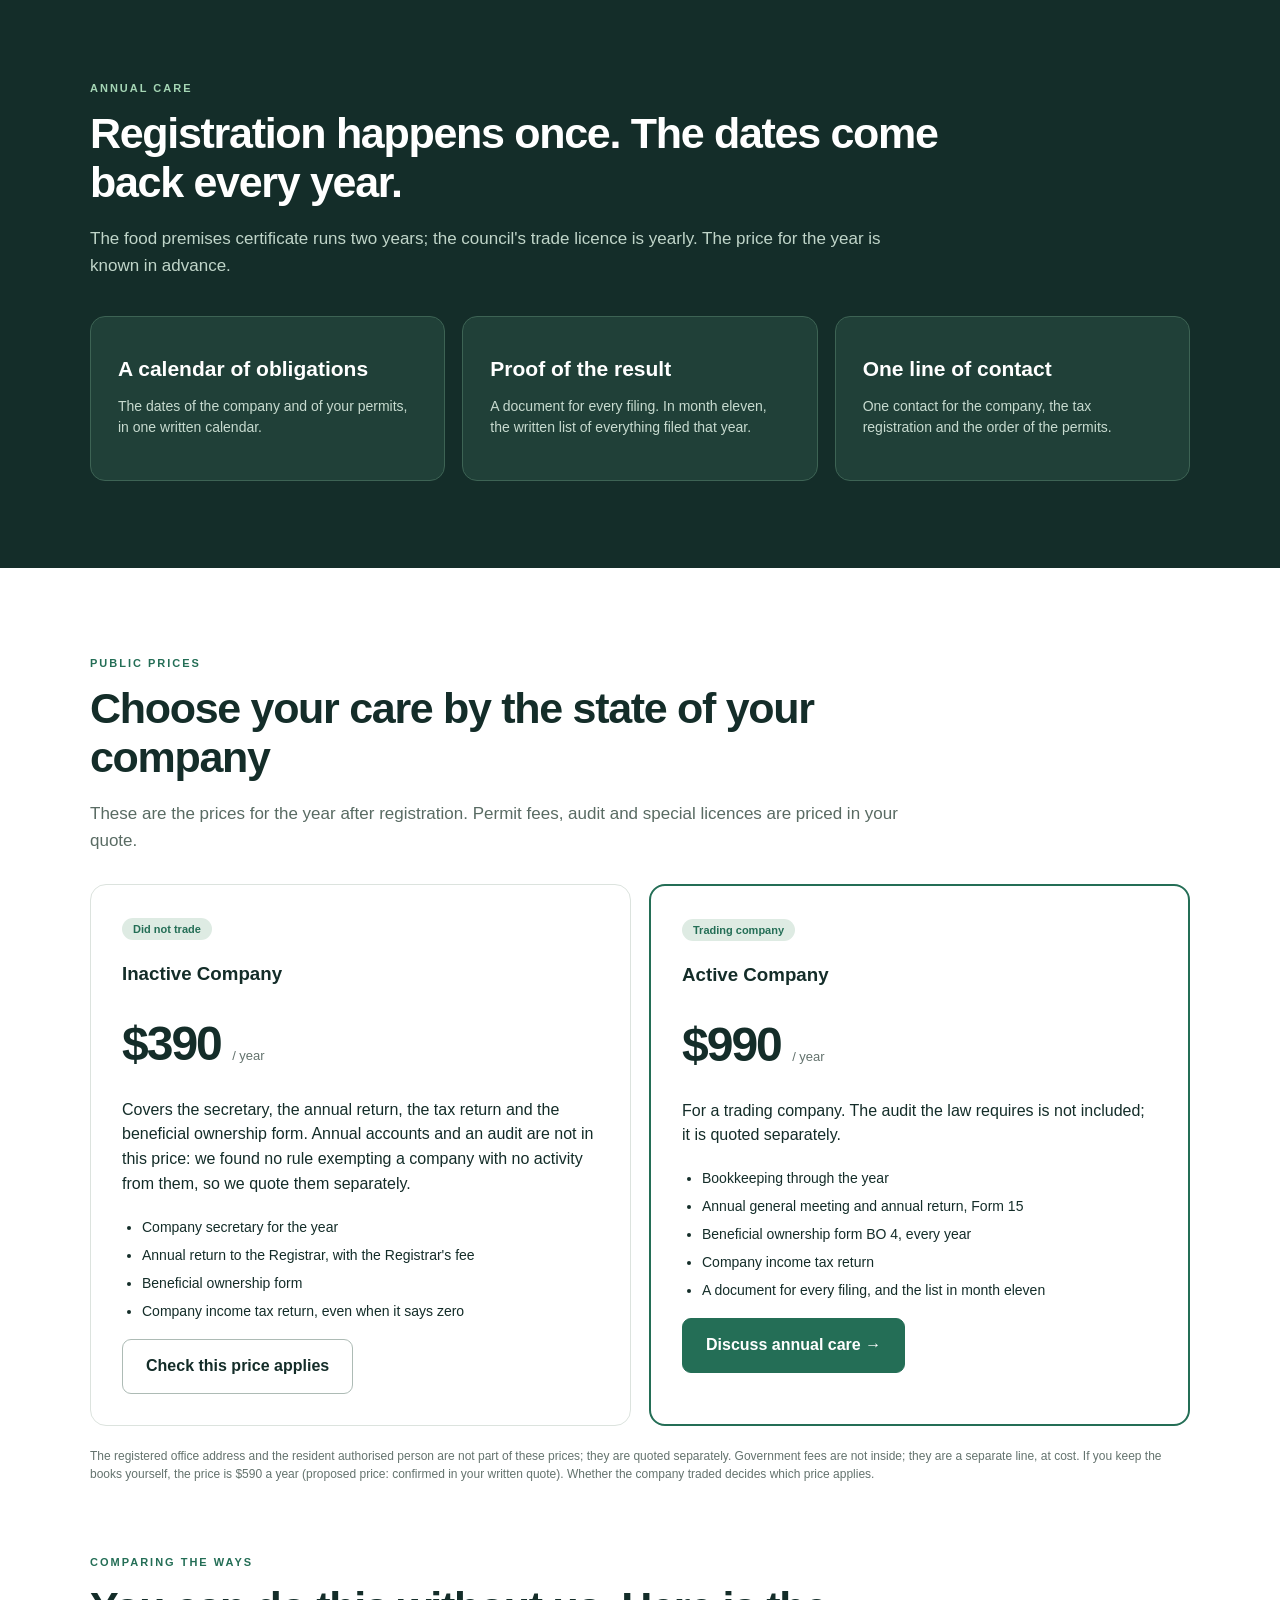
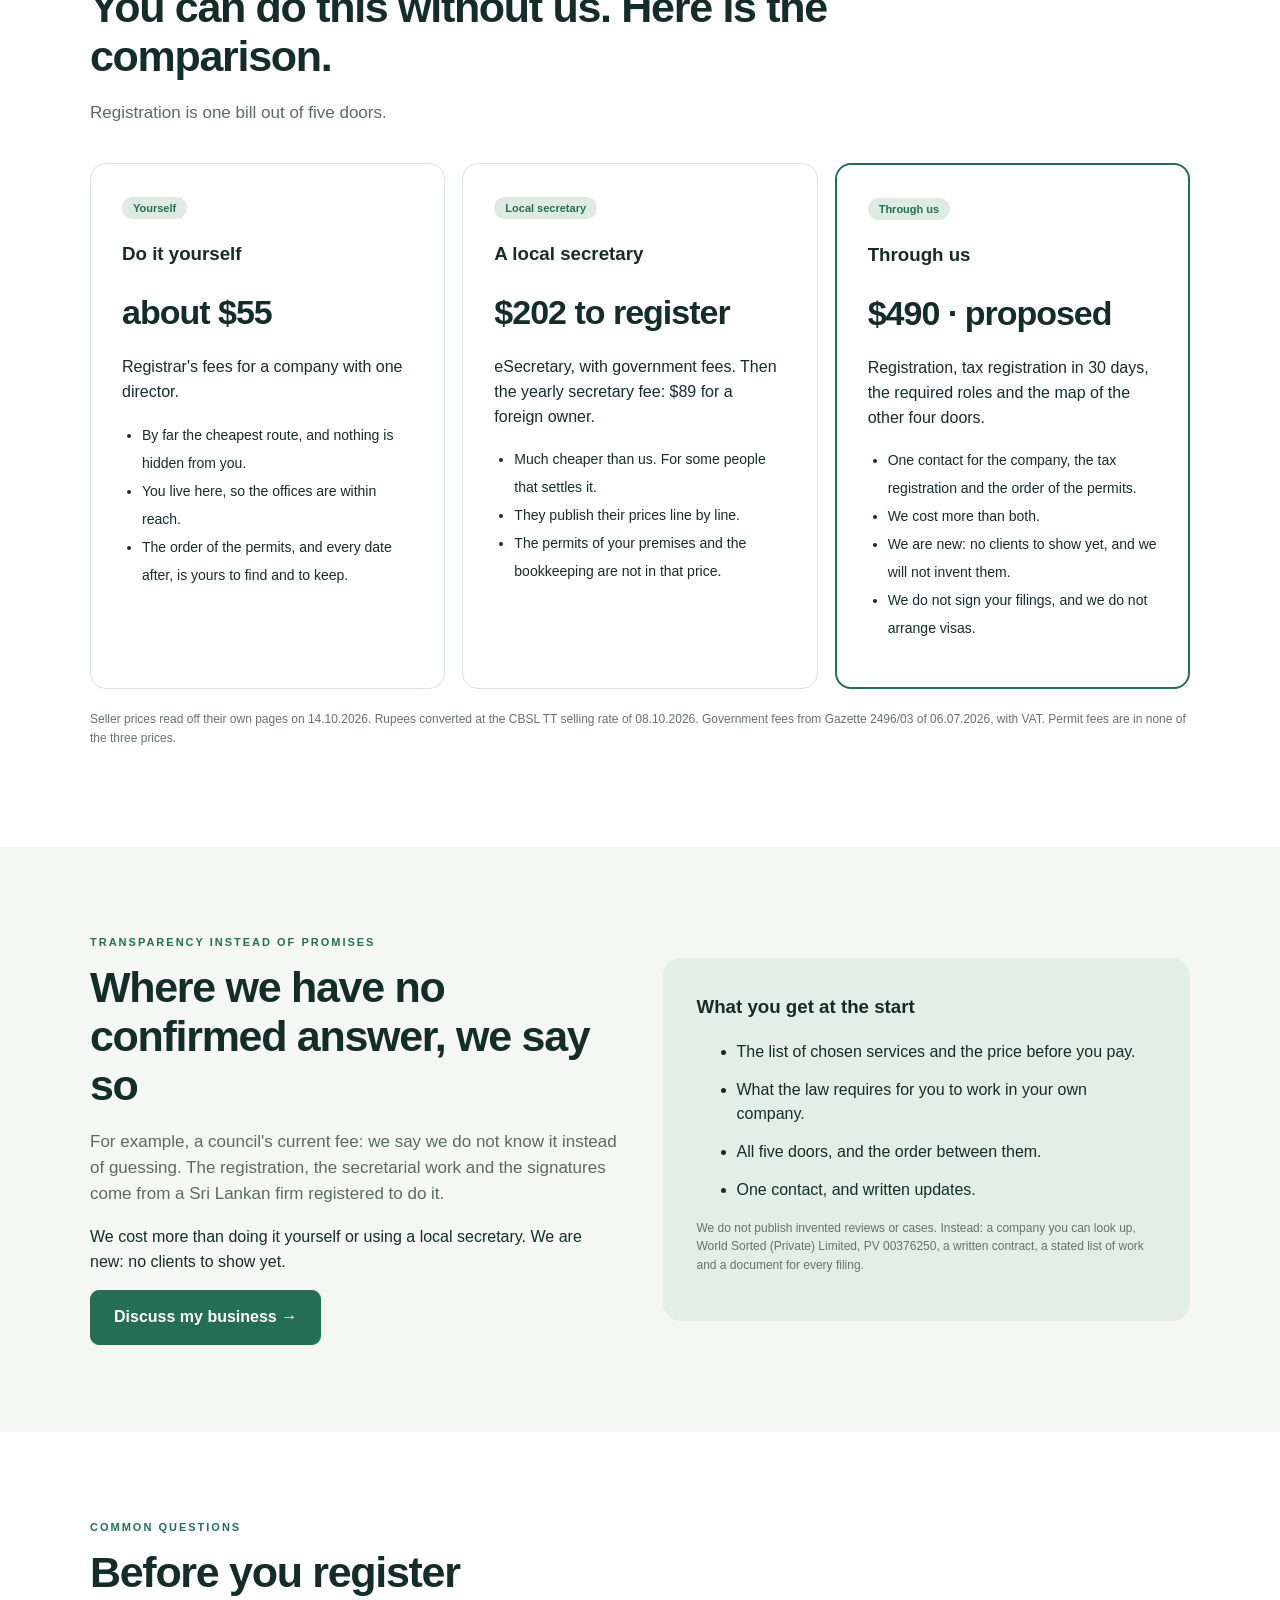
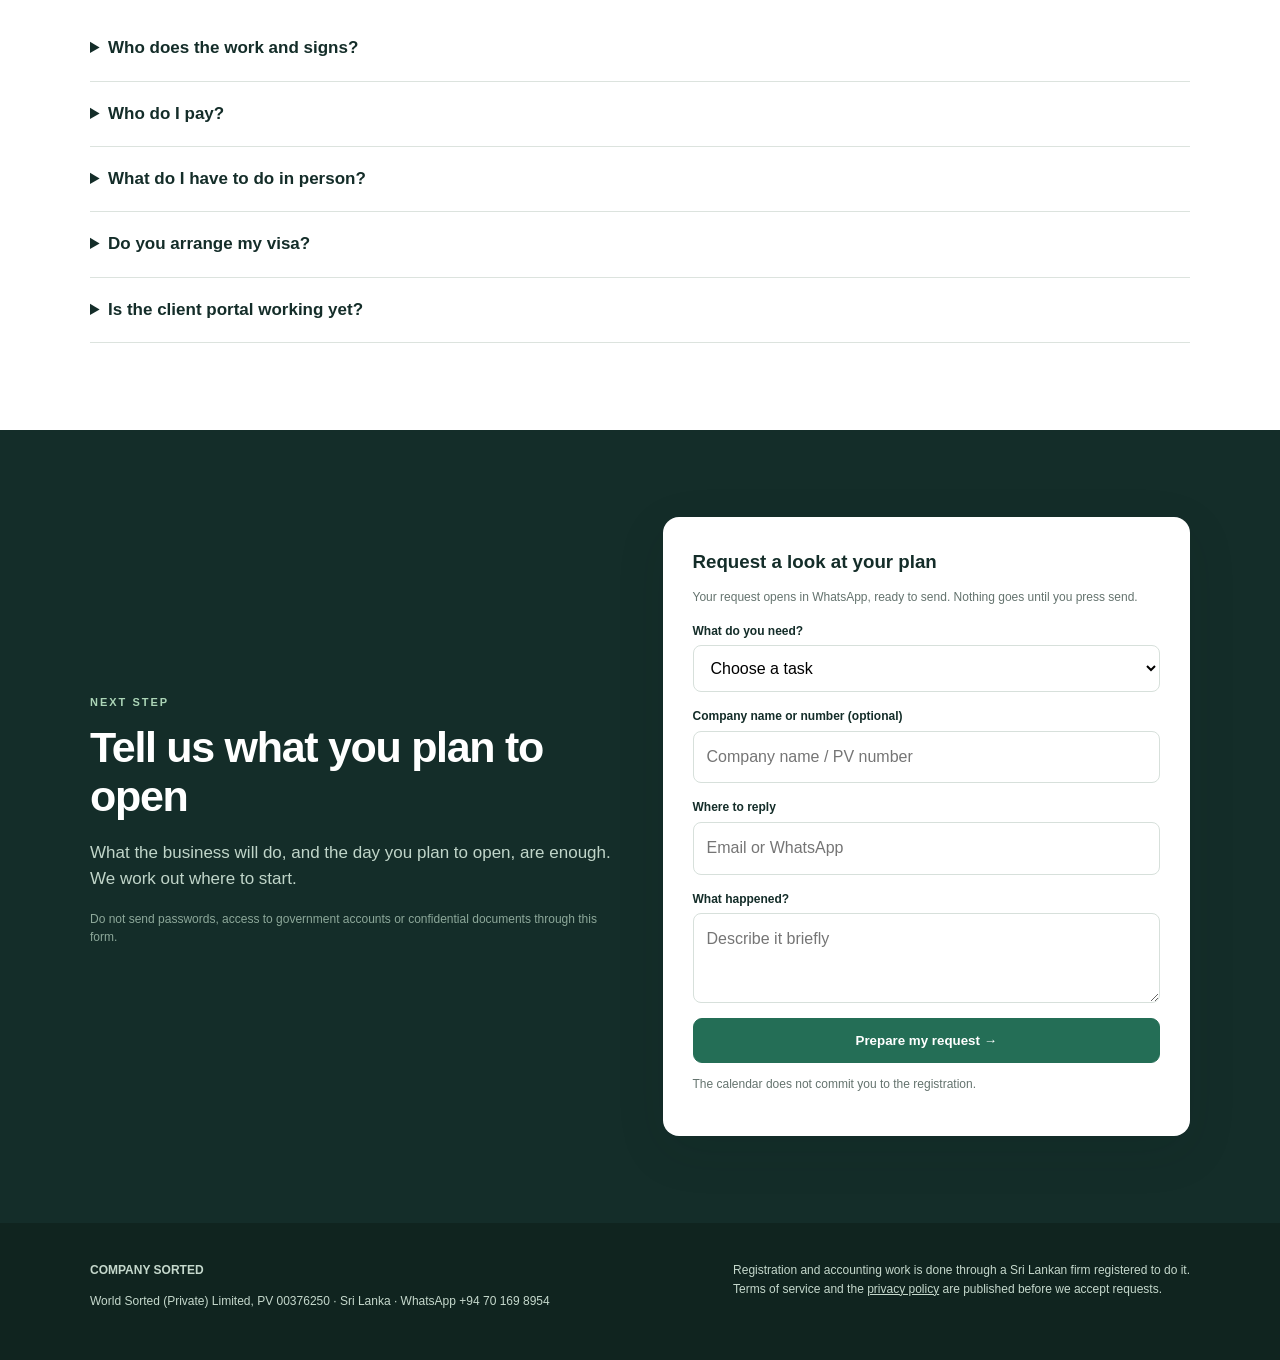
<file: local.html>
<!doctype html><html lang="en"><head><meta charset="utf-8"><meta name="viewport" content="width=device-width,initial-scale=1"><title>Starting a business on the island — Company Sorted</title><style>
:root{--bg:#f5f7f5;--ink:#142d29;--mut:#64736e;--g:#246e56;--light:#d9eee4;--gold:#eed2a1;--line:#dce3de;--white:#fff}*{box-sizing:border-box}html{scroll-behavior:smooth}body{margin:0;background:var(--bg);color:var(--ink);font-family:Inter,Arial,Helvetica,sans-serif;line-height:1.55}a{text-decoration:none;color:inherit}header{background:#fff;position:sticky;top:0;z-index:10;border-bottom:1px solid var(--line)}.nav{max-width:1150px;margin:auto;padding:16px 25px;display:flex;justify-content:space-between;align-items:center;gap:15px}.brand{font-weight:900;letter-spacing:-.8px;font-size:21px}.brand small{font-weight:500;color:var(--g);font-size:10px;display:block;letter-spacing:2px}.navlinks{display:flex;align-items:center;gap:24px;font-size:13px}.button{display:inline-flex;align-items:center;justify-content:center;padding:14px 23px;border-radius:9px;background:var(--g);color:#fff;font-weight:700;border:1px solid var(--g);cursor:pointer;transition:.15s}.button:hover{filter:brightness(.88)}.button.alt{background:transparent;color:var(--ink);border:1px solid #adbbb5}.button.light{background:white;color:var(--ink);border-color:white}.hero{background:var(--ink);color:white;overflow:hidden}.container{max-width:1150px;margin:auto;padding:0 25px}.heroGrid{display:grid;grid-template-columns:1.1fr .9fr;align-items:center;gap:50px;padding:95px 0}.eyebrow{text-transform:uppercase;font-weight:800;letter-spacing:2px;font-size:11px;color:#add9bf;margin-bottom:23px}.hero h1{font-size:clamp(39px,5vw,65px);line-height:1.08;letter-spacing:-2.3px;margin:0 0 26px}.hero p{font-size:19px;color:#d2e2d9;max-width:590px}.cta{display:flex;gap:11px;flex-wrap:wrap;margin:30px 0 24px}.note{color:#a8c8ba;font-size:12px}.app{background:#fff;border:1px solid #e2ebe6;box-shadow:0 24px 70px #001c1326;border-radius:17px;color:var(--ink);overflow:hidden}.appTop{display:flex;justify-content:space-between;background:#f5f9f6;border-bottom:1px solid #e5ebe7;padding:17px 21px;font-size:13px;font-weight:800}.appBody{padding:26px}.appBadge{display:inline-block;background:#e5f3ea;padding:5px 12px;border-radius:30px;color:#27684c;font-size:12px;font-weight:700}.rowline{display:flex;align-items:center;justify-content:space-between;border-bottom:1px solid #e7ede8;padding:13px 0;gap:12px;font-size:13px}.rowline strong{font-size:12px;text-align:right}.green{color:#20774d}.orange{color:#b47819}.section{padding:87px 0}.section.white{background:white}.kicker{color:var(--g);text-transform:uppercase;font-weight:800;font-size:11px;letter-spacing:2px}.section h2{font-size:clamp(30px,4vw,43px);line-height:1.14;letter-spacing:-1.3px;max-width:850px;margin:12px 0 19px}.lead{font-size:17px;color:#596b63;max-width:820px}.three{display:grid;grid-template-columns:repeat(3,1fr);gap:17px;margin-top:37px}.card{background:white;border:1px solid var(--line);border-radius:15px;padding:27px}.white .card{background:var(--bg)}.card h3{margin:12px 0;font-size:21px;line-height:1.22}.card p{color:#56665e;font-size:14px}.number{display:inline-grid;place-items:center;width:36px;height:36px;border-radius:9px;background:#dcece2;color:#246e56;font-weight:800}.arrow{color:#398063;font-weight:700;font-size:13px;margin-top:20px}.split{display:grid;grid-template-columns:1fr 1fr;gap:45px;align-items:center}.steps{counter-reset:step}.step{display:grid;grid-template-columns:44px 1fr;gap:18px;margin:29px 0}.stepnum{background:#dfebdf;width:41px;height:41px;border-radius:50%;display:grid;place-items:center;font-weight:800;color:var(--g)}.step h3{margin:0 0 5px;font-size:18px}.step p{margin:0;color:var(--mut);font-size:14px}.highlight{background:#e2eee7;border-radius:18px;padding:34px}.highlight h3{margin-top:0}.highlight li{margin:13px 0}.planGrid{display:grid;grid-template-columns:repeat(2,1fr);gap:18px;margin-top:30px}.plan{border:1px solid var(--line);border-radius:16px;padding:31px;background:white}.plan.feature{border:2px solid var(--g)}.plan .price{font-size:48px;font-weight:850;letter-spacing:-2px;margin:12px 0}.plan .price small{font-size:13px;color:var(--mut);letter-spacing:0;font-weight:500}.plan ul{padding-left:20px;font-size:14px;line-height:2}.tag{background:#deebe3;color:var(--g);padding:5px 11px;border-radius:50px;font-size:11px;font-weight:800}.dark{background:var(--ink);color:white}.dark .lead{color:#c0d5c9}.dark .card{background:#204038;color:#fff;border-color:#3d6354}.dark .card p{color:#c7dacf}.faq details{border-bottom:1px solid var(--line);padding:19px 0}.faq summary{cursor:pointer;font-weight:700;font-size:17px}.faq p{color:#5a6c64;font-size:14px;max-width:850px}.form{background:white;border-radius:16px;padding:30px;color:var(--ink);box-shadow:0 15px 50px #0720191c}.field{display:flex;flex-direction:column;gap:5px;margin:15px 0}.field label{font-size:12px;font-weight:700}.field input,.field select,.field textarea{width:100%;font:inherit;padding:13px;border:1px solid #d7e0db;border-radius:8px;background:#fff}.field textarea{min-height:90px}.foot{padding:38px 0;background:#10241f;color:#c5d8cc;font-size:12px}.footgrid{display:flex;justify-content:space-between;gap:30px;flex-wrap:wrap}.pill{font-size:11px;color:#9dc8ae;border:1px solid #507566;border-radius:100px;padding:7px 13px;display:inline-block;margin-top:25px}.muted{color:var(--mut);font-size:12px}.micro{font-size:12px;color:#8da89a}.small{font-size:13px}.dot{color:var(--g);font-weight:800}.banner{background:#dceae0;border:1px solid #c5ded0;padding:20px 25px;border-radius:12px;margin-top:24px}.anchor{scroll-margin-top:90px}@media(max-width:800px){.heroGrid,.split,.three,.planGrid{grid-template-columns:1fr}.heroGrid{padding:65px 0}.hero h1{letter-spacing:-1.3px}.section{padding:65px 0}.navlinks a:not(.button){display:none}.app{max-width:520px}.split{gap:25px}}
</style><style>.mnu{display:none}
.waFixed{display:none}
.app p.muted{color:var(--mut)}
.foot a,.fine a{text-decoration:underline}
@media(max-width:800px){body{padding-bottom:68px}
.brand{white-space:nowrap}
.button.waFixed{display:flex;position:fixed;left:10px;right:10px;bottom:8px;z-index:30;align-items:center;justify-content:center;width:auto;margin:0}.mnu{display:block;position:relative}
.mnu summary{list-style:none;cursor:pointer;font-size:13px;font-weight:700;padding:10px 11px;border:1px solid #adbbb5;border-radius:9px;background:#fff;color:#142d29}
.mnu summary::-webkit-details-marker{display:none}
.mnu>div{position:absolute;right:0;top:46px;width:230px;background:#fff;color:#142d29;border:1px solid #dce3de;border-radius:15px;box-shadow:0 15px 50px #0720191c;padding:6px 16px;z-index:40}
.mnu>div a{display:block;padding:12px 0;font-size:14px;border-bottom:1px solid #dce3de;text-decoration:none;color:#142d29}
.mnu>div a:last-child{border-bottom:0}
.heroGrid{padding:65px 25px}
.nav{padding:12px 12px;gap:8px}
.brand{font-size:17px}.brand small{letter-spacing:1px;white-space:nowrap}
.navlinks .button{padding:10px 12px;font-size:13px}
}</style></head><body>
<header><nav class="nav"><a class="brand" href="index.html">COMPANY SORTED<small>PART OF WORLD SORTED</small></a><div class="navlinks"><a href="#switch">How it goes</a><a href="#pricing">Prices</a><a href="#faq">Questions</a><a href="https://wa.me/94701698954?text=Hello.%20I%20have%20a%20question%20about%20starting%20a%20business.">WhatsApp</a><a href="#contact" class="button">Discuss your business →</a></div><details class="mnu"><summary>Menu</summary><div><a href="#switch">How it goes</a><a href="#pricing">Prices</a><a href="#faq">Questions</a><a href="index.html#portal">Log in</a><a href="index.html#doors">Other situations</a></div></details></nav></header>
<main id="top"><section class="hero"><div class="container heroGrid"><div><div class="eyebrow">For foreigners starting a business in Sri Lanka</div><h1>Open your business.<br>Know all five doors first.</h1><p>The company is one door out of five. We show you the other four and the order they open in: tax registration, your basis to work in your own company, the permits for your premises, and the council's trade licence.</p><div class="cta"><a class="button light" href="#switch">How it goes →</a><a class="button alt" style="color:#fff;border-color:#6d9180" href="#pricing">Annual prices</a></div><div class="note">Company registration costs $490 (proposed price, confirmed in your written quote before you pay). Government fees are separate, at cost.</div></div><div class="app"><div class="appTop"><span>My Company · Portal example</span><span style="color:#40765b">● ACCOUNT OVERVIEW</span></div><div class="appBody"><div style="font-weight:800;font-size:19px;margin-bottom:8px">All obligations. One screen.</div><span class="appBadge">A demonstration of a future service</span><div style="margin-top:17px"><div class="rowline"><span>Company registration</span><strong class="green">Document attached</strong></div><div class="rowline"><span>Tax registration</span><strong>In progress</strong></div><div class="rowline"><span>Basis to work in the company</span><strong>Requirements sent</strong></div><div class="rowline"><span>Council trade licence</span><strong>Next door</strong></div></div><p class="muted">A mock-up of the interface, not a real company's data. The portal is not working yet; until it launches, you get statuses and documents on WhatsApp or by email.</p></div></div></div></section>
<section class="section white"><div class="container"><div class="kicker">Sound familiar?</div><h2>Many firms can register a company. The hard part comes after.</h2><div class="three"><div class="card"><span class="number">01</span><h3>The permits turn up after registration</h3><p>The premises are rented, and only now you find out about food premises registration, the environmental licence and the trade licence.</p><div class="arrow">The fix → all five doors named before you pay, in order.</div></div><div class="card"><span class="number">02</span><h3>A company, but no basis to work in it</h3><p>Nobody usually asks what lets you work in your company before taking the money for the registration.</p><div class="arrow">The fix → we ask it first and say what the law requires. We do not arrange visas.</div></div><div class="card"><span class="number">03</span><h3>The first year starts at once</h3><p>The tax registration clock runs from the day of the certificate, while the first month goes on premises, staff and suppliers.</p><div class="arrow">The fix → the 30 days are our job, then a written calendar.</div></div></div></div></section>
<section class="section anchor" id="switch"><div class="container split"><div><div class="kicker">One-off service · Registration</div><h2>We register the company and map the other four doors</h2><p class="lead">You live here, so there is no power of attorney and no couriering of originals: you bring paper documents to our partner firm's office yourself.</p><div class="steps"><div class="step"><div class="stepnum">1</div><div><h3>Company name and registration</h3><p>We check your options and take the name through approval. The application, the articles and the consents go in together. You get the certificate of incorporation.</p></div></div><div class="step"><div class="stepnum">2</div><div><h3>Tax registration within 30 days</h3><p>Every company must register with Inland Revenue within 30 days of incorporation (IRD notice SEC/PN/IT/2026/02). You get the confirmation.</p></div></div><div class="step"><div class="stepnum">3</div><div><h3>The roles the law requires</h3><p>A company secretary, and an authorised person who must be an individual living in Sri Lanka (Companies Act, s. 130C(1)). The director can be you alone.</p></div></div><div class="step"><div class="stepnum">4</div><div><h3>The other four doors, in order</h3><p>Which permits your place needs, in what order, and by when, counted from the day you plan to open.</p></div></div></div><a class="button" href="#contact">Ask about your business →</a></div><aside class="highlight"><h3>What to know before you start</h3><ul><li>This door does not fit a shop: a foreign investment under $5 million closes retail completely.</li><li>A school: a non-resident may hold no more than 40% without Board of Investment approval.</li><li>A business visa is a visit visa and allows no employment. We set your plans against the published routes and tell you the result, including “none of them fits”.</li><li>Permit fees are not in the $490: each office and council sets its own, and we do not name a figure until our partner firm confirms it.</li></ul><p class="small"><strong>Price:</strong> $490 for the registration. Proposed price: confirmed in your written quote before you pay. Registrar's fees are about $55 with one director, at cost and without our margin; “about”, because the Registrar may also charge for the name declaration.</p></aside></div></section>
<section class="section white"><div class="container"><div class="kicker">Free first step</div><h2>Get your first year in writing</h2><p class="lead">We send your calendar as a written sheet, with the doors your kind of business needs and the order they open in. Almost every date of your first year counts from one day: the day you open.</p><div class="three"><div class="card"><span class="number">01</span><h3>One date to start</h3><p>The day you plan to open.</p></div><div class="card"><span class="number">02</span><h3>What it shows</h3><p>The dates of your first year, and the permits your kind of business needs.</p></div><div class="card"><span class="number">03</span><h3>When you need a specialist</h3><p>Which permits your premises need is confirmed by our partner firm.</p></div></div><div class="banner"><strong>This is not advice on your case.</strong> It is a calendar from your date. It does not commit you to the registration. We never ask for passwords or access to government accounts.</div><div style="margin-top:22px"><a href="#contact" class="button">Get my first year →</a></div></div></section>
<section class="section dark"><div class="container"><div class="kicker" style="color:#a5d6b5">Annual care</div><h2>Registration happens once. The dates come back every year.</h2><p class="lead">The food premises certificate runs two years; the council's trade licence is yearly. The price for the year is known in advance.</p><div class="three"><div class="card"><h3>A calendar of obligations</h3><p>The dates of the company and of your permits, in one written calendar.</p></div><div class="card"><h3>Proof of the result</h3><p>A document for every filing. In month eleven, the written list of everything filed that year.</p></div><div class="card"><h3>One line of contact</h3><p>One contact for the company, the tax registration and the order of the permits.</p></div></div></div></section>
<section class="section white anchor" id="pricing"><div class="container"><div class="kicker">Public prices</div><h2>Choose your care by the state of your company</h2><p class="lead">These are the prices for the year after registration. Permit fees, audit and special licences are priced in your quote.</p><div class="planGrid"><div class="plan"><span class="tag">Did not trade</span><h3>Inactive Company</h3><div class="price">$390 <small>/ year</small></div><p>Covers the secretary, the annual return, the tax return and the beneficial ownership form. Annual accounts and an audit are not in this price: we found no rule exempting a company with no activity from them, so we quote them separately.</p><ul><li>Company secretary for the year</li><li>Annual return to the Registrar, with the Registrar's fee</li><li>Beneficial ownership form</li><li>Company income tax return, even when it says zero</li></ul><a class="button alt" href="#contact">Check this price applies</a></div><div class="plan feature"><span class="tag">Trading company</span><h3>Active Company</h3><div class="price">$990 <small>/ year</small></div><p>For a trading company. The audit the law requires is not included; it is quoted separately.</p><ul><li>Bookkeeping through the year</li><li>Annual general meeting and annual return, Form 15</li><li>Beneficial ownership form BO 4, every year</li><li>Company income tax return</li><li>A document for every filing, and the list in month eleven</li></ul><a class="button" href="#contact">Discuss annual care →</a></div></div><p class="muted" style="margin-top:21px">The registered office address and the resident authorised person are not part of these prices; they are quoted separately. Government fees are not inside; they are a separate line, at cost. If you keep the books yourself, the price is $590 a year (proposed price: confirmed in your written quote). Whether the company traded decides which price applies.</p><div style="margin-top:70px"><div class="kicker">Comparing the ways</div><h2>You can do this without us. Here is the comparison.</h2><p class="lead">Registration is one bill out of five doors.</p><div class="three"><div class="plan"><span class="tag">Yourself</span><h3>Do it yourself</h3><div class="price" style="font-size:34px;letter-spacing:-1px">about $55</div><p>Registrar's fees for a company with one director.</p><ul><li>By far the cheapest route, and nothing is hidden from you.</li><li>You live here, so the offices are within reach.</li><li>The order of the permits, and every date after, is yours to find and to keep.</li></ul></div><div class="plan"><span class="tag">Local secretary</span><h3>A local secretary</h3><div class="price" style="font-size:34px;letter-spacing:-1px">$202 to register</div><p>eSecretary, with government fees. Then the yearly secretary fee: $89 for a foreign owner.</p><ul><li>Much cheaper than us. For some people that settles it.</li><li>They publish their prices line by line.</li><li>The permits of your premises and the bookkeeping are not in that price.</li></ul></div><div class="plan feature"><span class="tag">Through us</span><h3>Through us</h3><div class="price" style="font-size:34px;letter-spacing:-1px">$490 · proposed</div><p>Registration, tax registration in 30 days, the required roles and the map of the other four doors.</p><ul><li>One contact for the company, the tax registration and the order of the permits.</li><li>We cost more than both.</li><li>We are new: no clients to show yet, and we will not invent them.</li><li>We do not sign your filings, and we do not arrange visas.</li></ul></div></div><p class="muted" style="margin-top:21px">Seller prices read off their own pages on 14.10.2026. Rupees converted at the CBSL TT selling rate of 08.10.2026. Government fees from Gazette 2496/03 of 06.07.2026, with VAT. Permit fees are in none of the three prices.</p></div></div></section>
<section class="section"><div class="container split"><div><div class="kicker">Transparency instead of promises</div><h2>Where we have no confirmed answer, we say so</h2><p class="lead">For example, a council's current fee: we say we do not know it instead of guessing. The registration, the secretarial work and the signatures come from a Sri Lankan firm registered to do it.</p><p>We cost more than doing it yourself or using a local secretary. We are new: no clients to show yet.</p><a class="button" href="#contact">Discuss my business →</a></div><div class="highlight"><h3>What you get at the start</h3><ul><li>The list of chosen services and the price before you pay.</li><li>What the law requires for you to work in your own company.</li><li>All five doors, and the order between them.</li><li>One contact, and written updates.</li></ul><p class="muted">We do not publish invented reviews or cases. Instead: a company you can look up, World Sorted (Private) Limited, PV 00376250, a written contract, a stated list of work and a document for every filing.</p></div></div></section>
<section class="section white anchor faq" id="faq"><div class="container"><div class="kicker">Common questions</div><h2>Before you register</h2><details><summary>Who does the work and signs?</summary><p>Company Sorted runs your case and the service. The registration, the secretarial work and the signatures come from a Sri Lankan firm registered to do it. We are not accountants and we do not sign your filings.</p></details><details><summary>Who do I pay?</summary><p>World Sorted (Private) Limited, against a written invoice that lists the work. Registrar's fees and office fees are separate lines, at cost.</p></details><details><summary>What do I have to do in person?</summary><p>For the registration, nothing at the offices: you bring paper documents to our partner firm's office. In person you are needed at the bank, to open the company account.</p></details><details><summary>Do you arrange my visa?</summary><p>No. We tell you what the published routes require and whether your plans meet them, before you pay for the company. The visa itself is your application to the offices that issue it.</p></details><details><summary>Is the client portal working yet?</summary><p>No. This page shows the concept of the portal. Until it launches, you get statuses and documents on WhatsApp or by email.</p></details></div></section>
<section class="section dark anchor" id="contact"><div class="container split"><div><div class="kicker" style="color:#acd5b7">Next step</div><h2>Tell us what you plan to open</h2><p class="lead">What the business will do, and the day you plan to open, are enough. We work out where to start.</p><p class="micro">Do not send passwords, access to government accounts or confidential documents through this form.</p></div><form class="form" id="leadForm"><h3 style="margin:0 0 7px">Request a look at your plan</h3><p class="muted">Your request opens in WhatsApp, ready to send. Nothing goes until you press send.</p><div class="field"><label>What do you need?</label><select required name="service"><option value="">Choose a task</option><option>I want my first year in writing</option><option>I want to register a company</option><option>I need to know what lets me work here</option><option>I need annual care</option></select></div><div class="field"><label>Company name or number (optional)</label><input name="company" placeholder="Company name / PV number"></div><div class="field"><label>Where to reply</label><input name="contact" required placeholder="Email or WhatsApp"></div><div class="field"><label>What happened?</label><textarea name="message" placeholder="Describe it briefly"></textarea></div><button class="button" type="submit" style="width:100%">Prepare my request →</button><p class="muted" id="formHint">The calendar does not commit you to the registration.</p></form></div></section></main>
<footer class="foot"><div class="container footgrid"><div><strong>COMPANY SORTED</strong><p>World Sorted (Private) Limited, PV 00376250 · Sri Lanka · WhatsApp +94 70 169 8954</p></div><div>Registration and accounting work is done through a Sri Lankan firm registered to do it.<br>Terms of service and the <a href="privacy.html">privacy policy</a> are published before we accept requests.</div></div></footer>
<a class="button waFixed" href="https://wa.me/94701698954?text=Hello.%20I%20have%20a%20question%20about%20starting%20a%20business.">WhatsApp</a><script src="js/ref.js"></script><script src="js/form.js"></script></body></html>
</file>
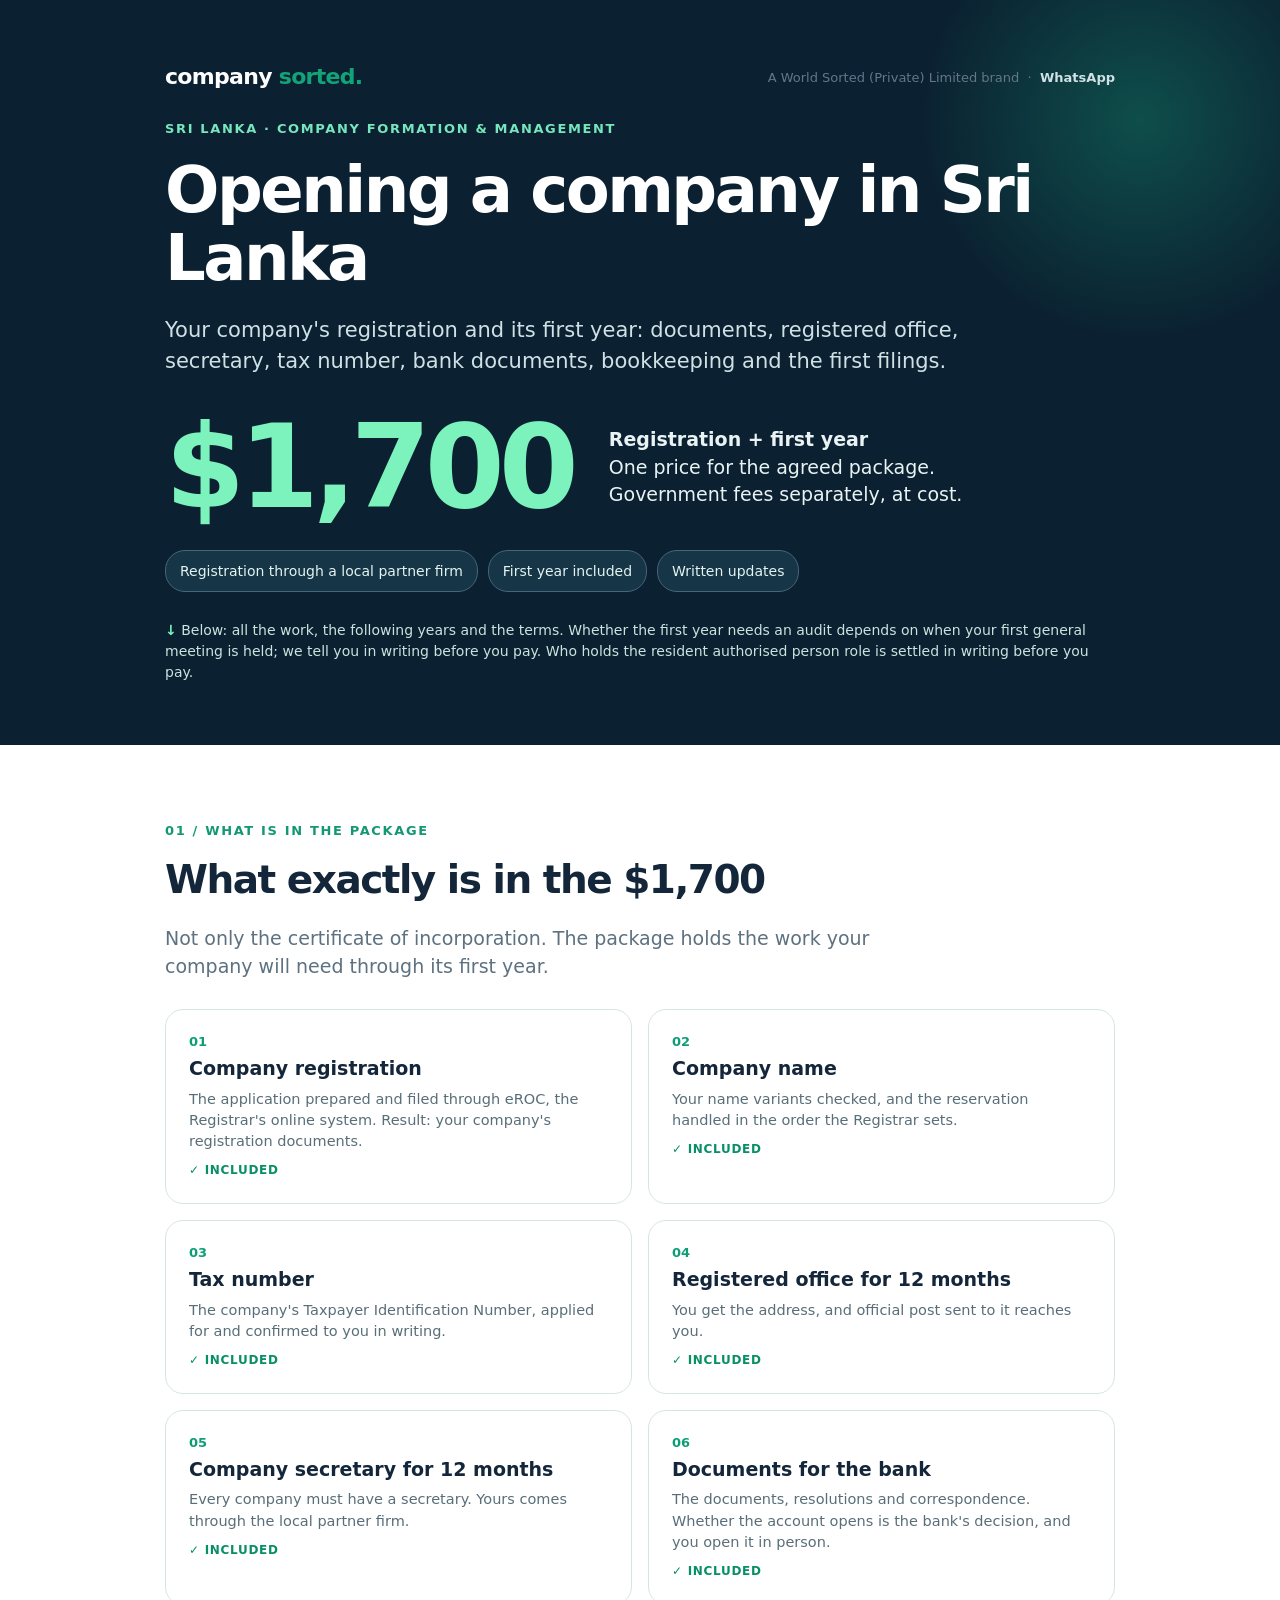
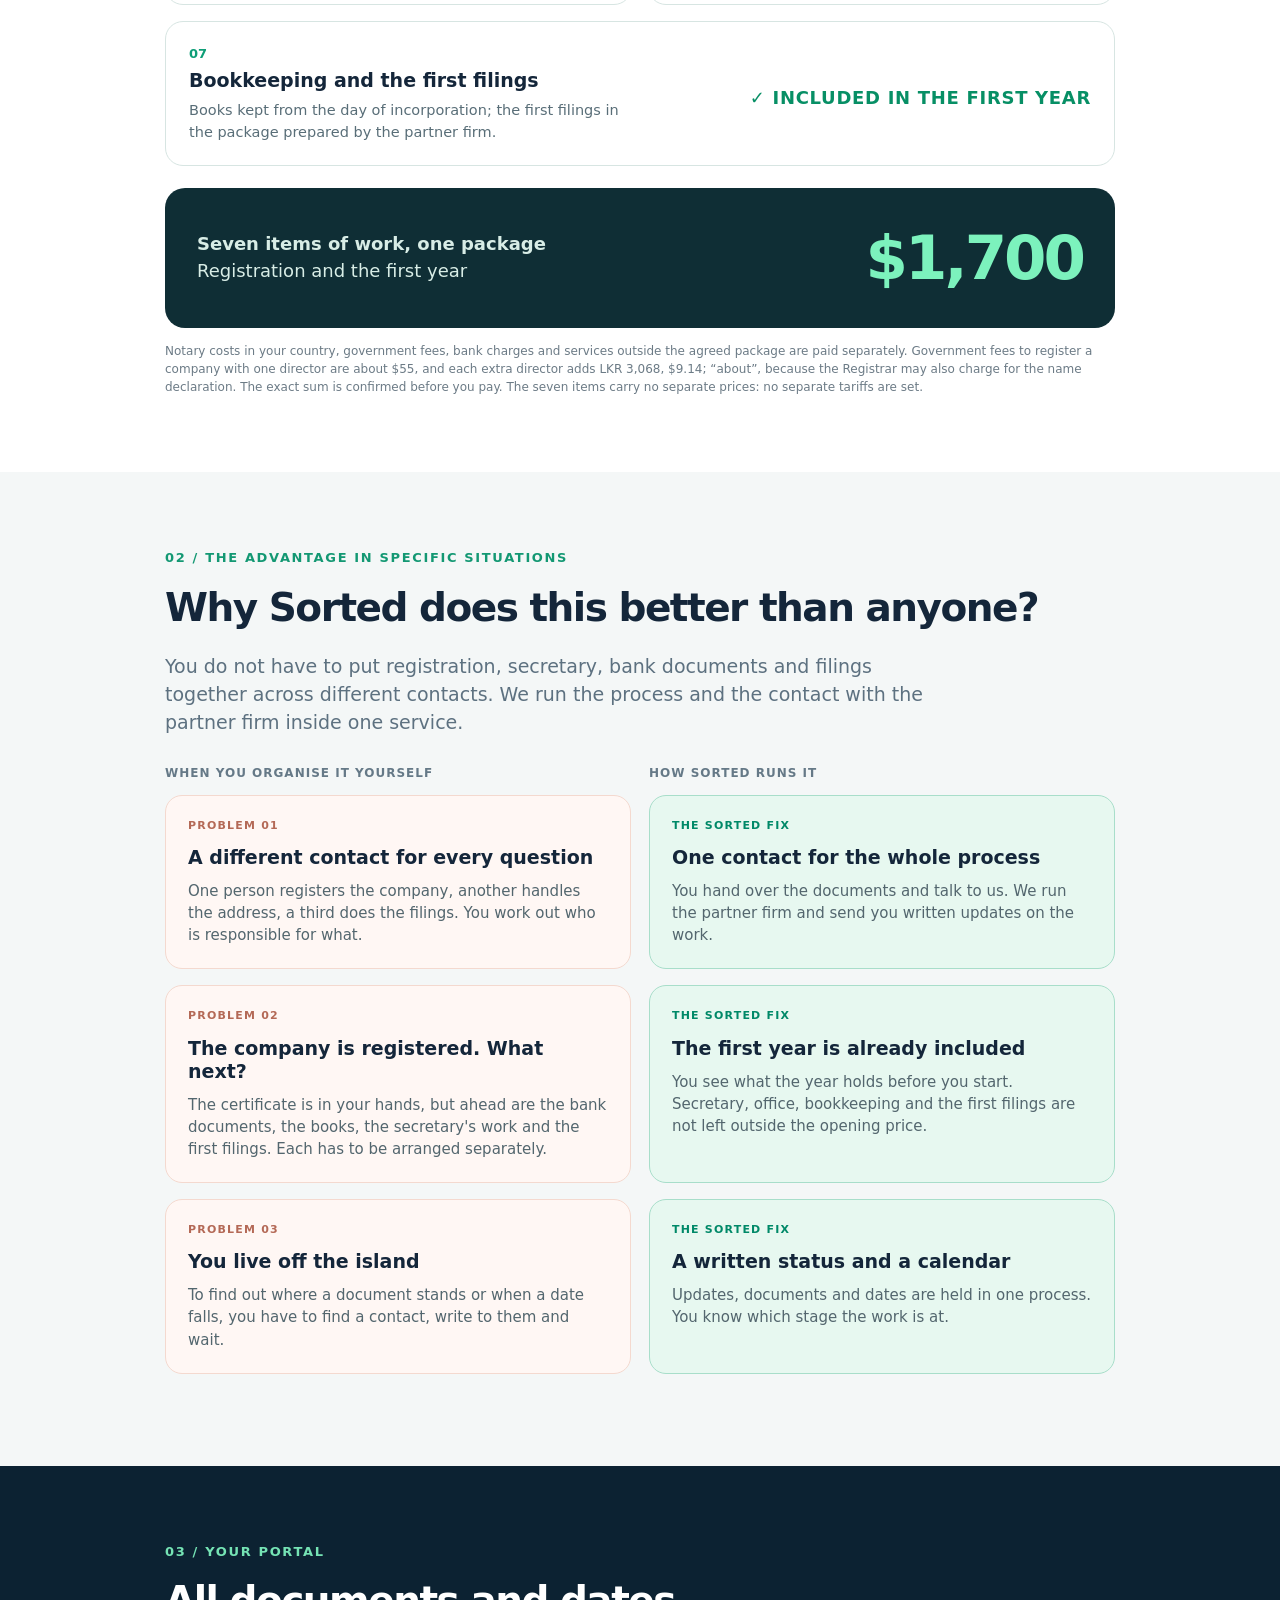
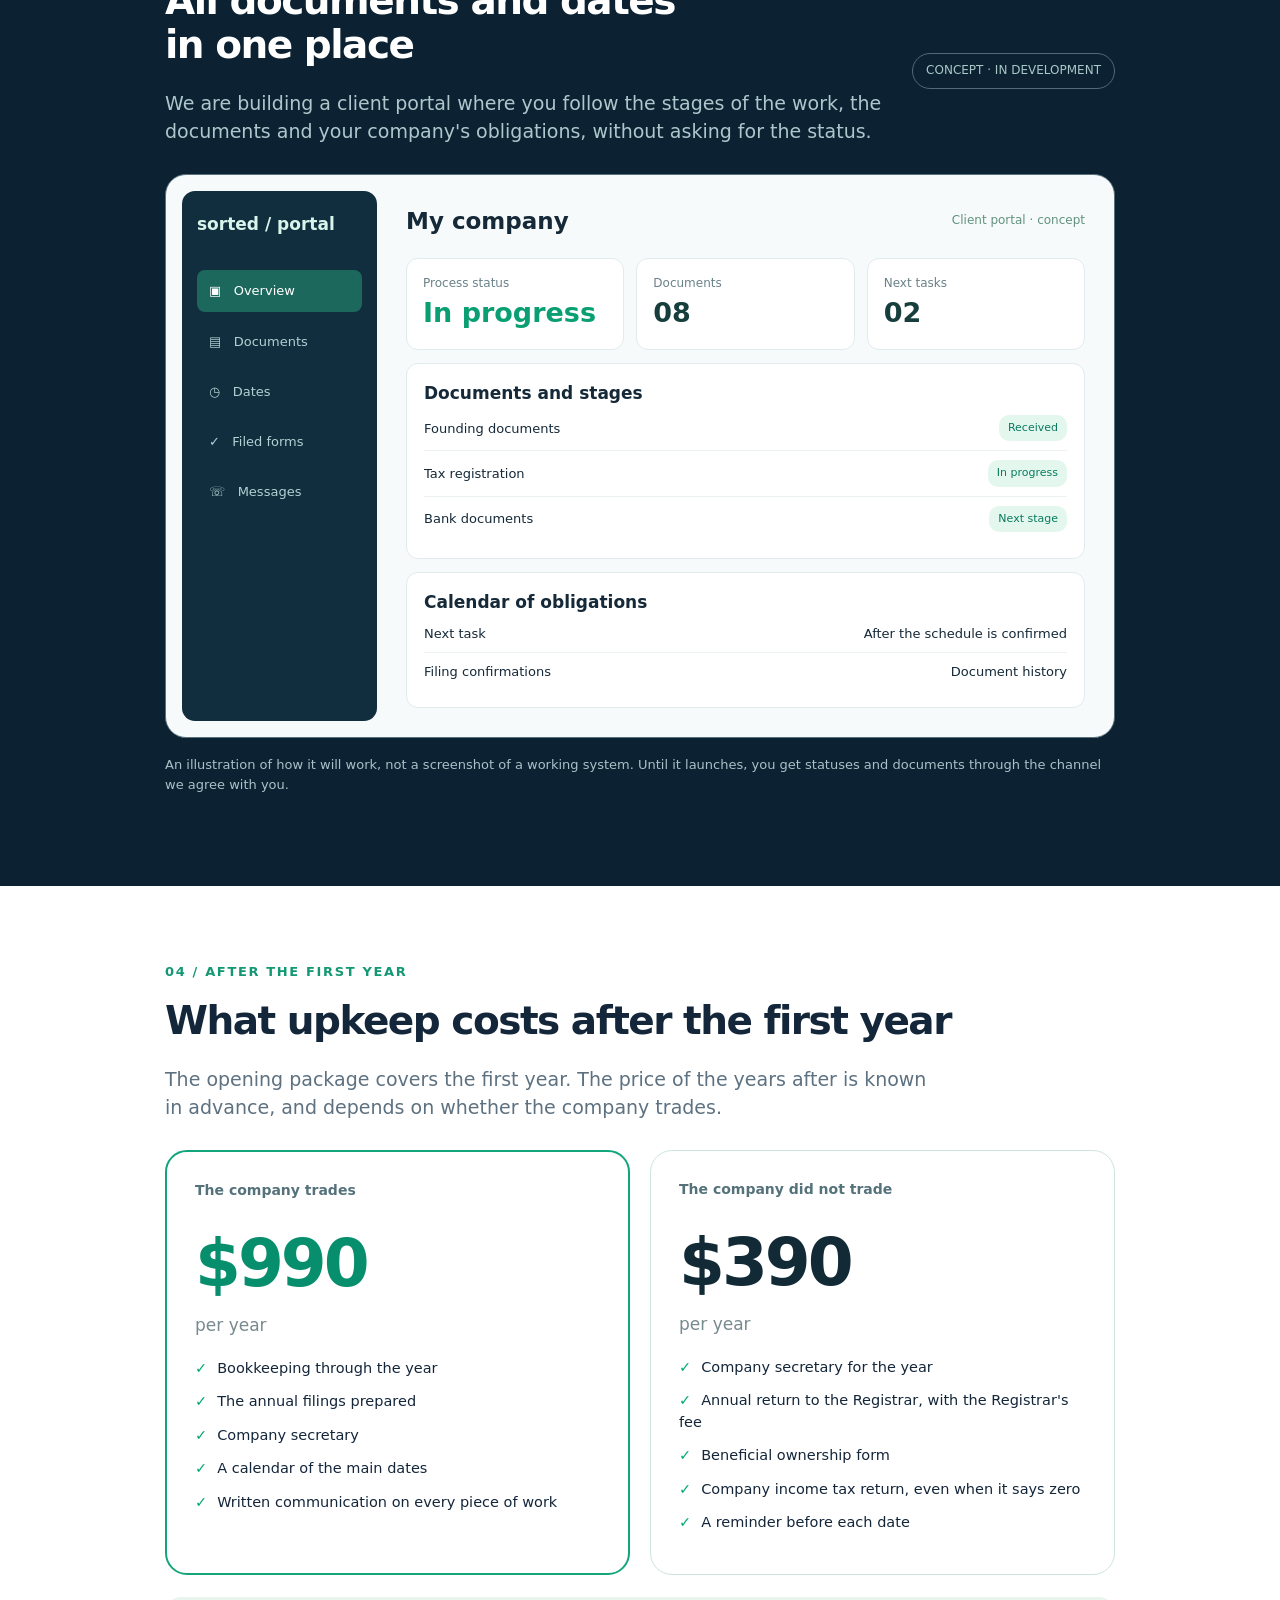
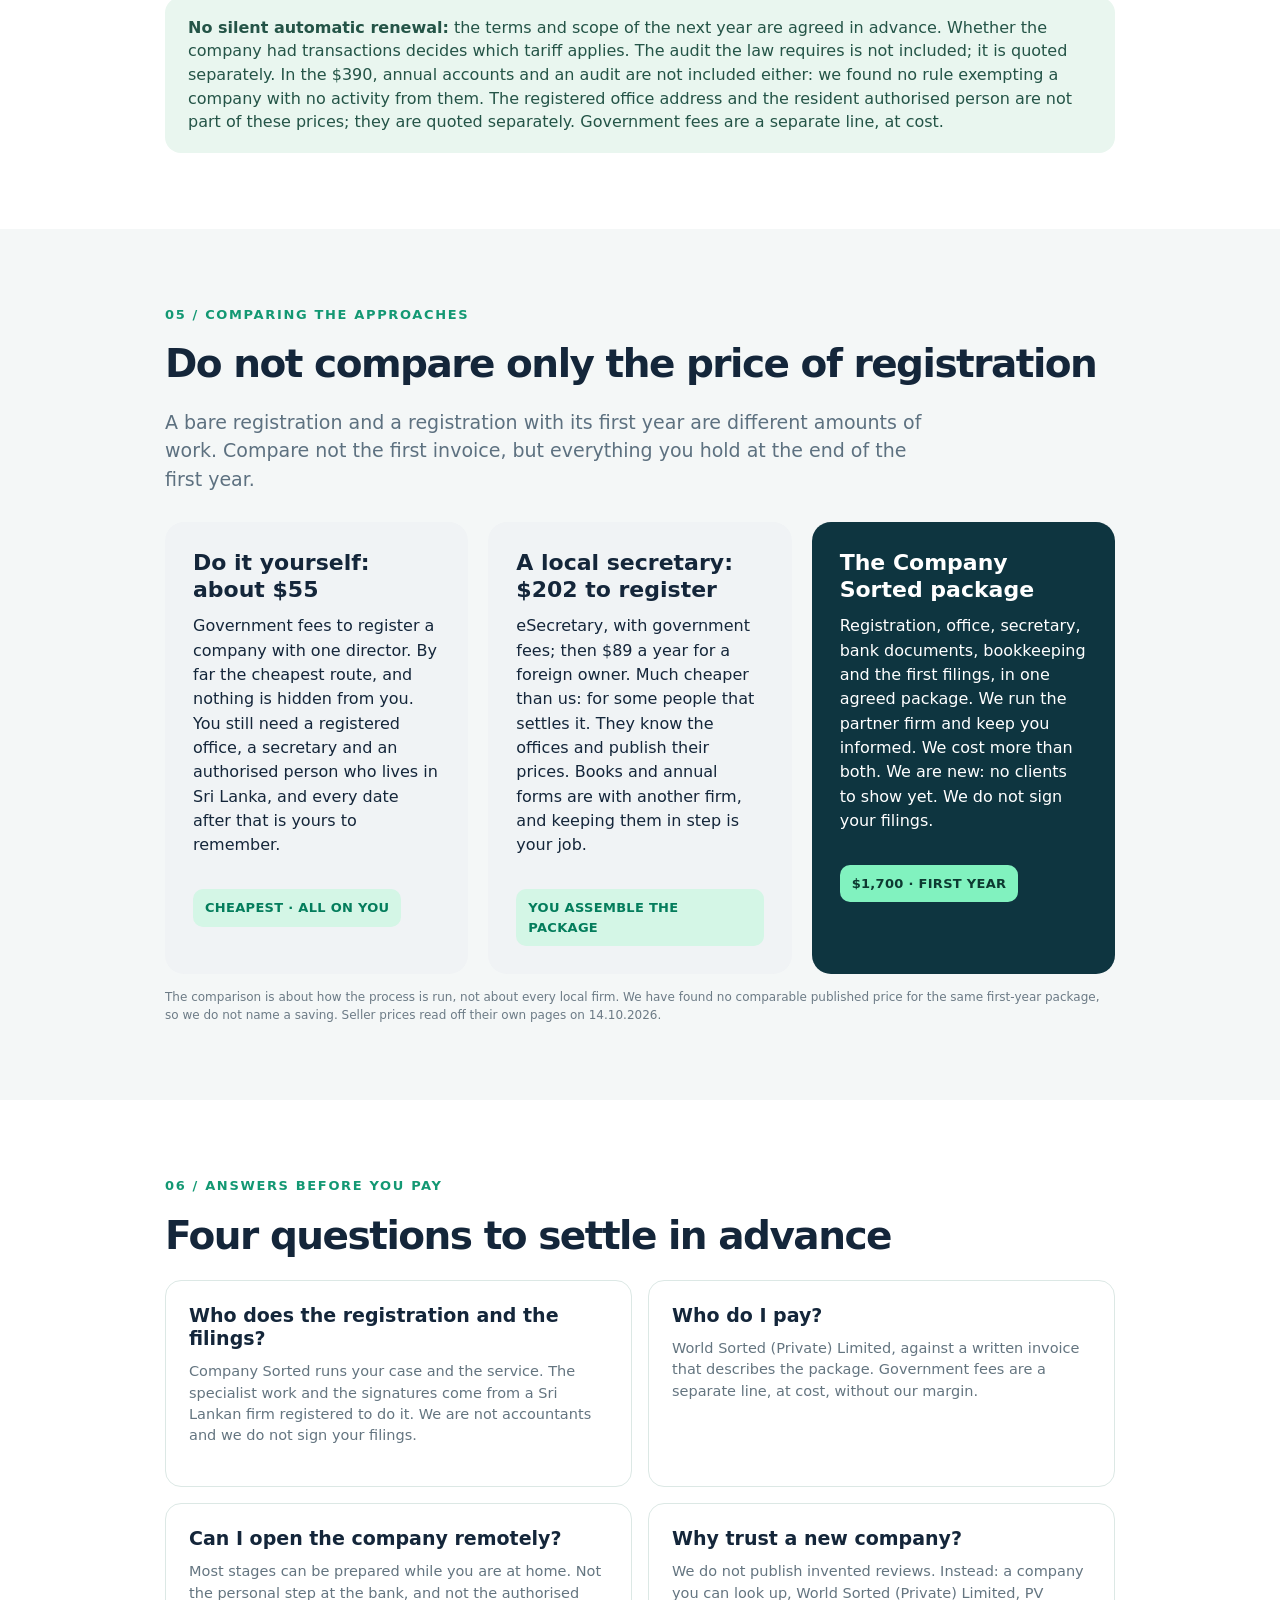
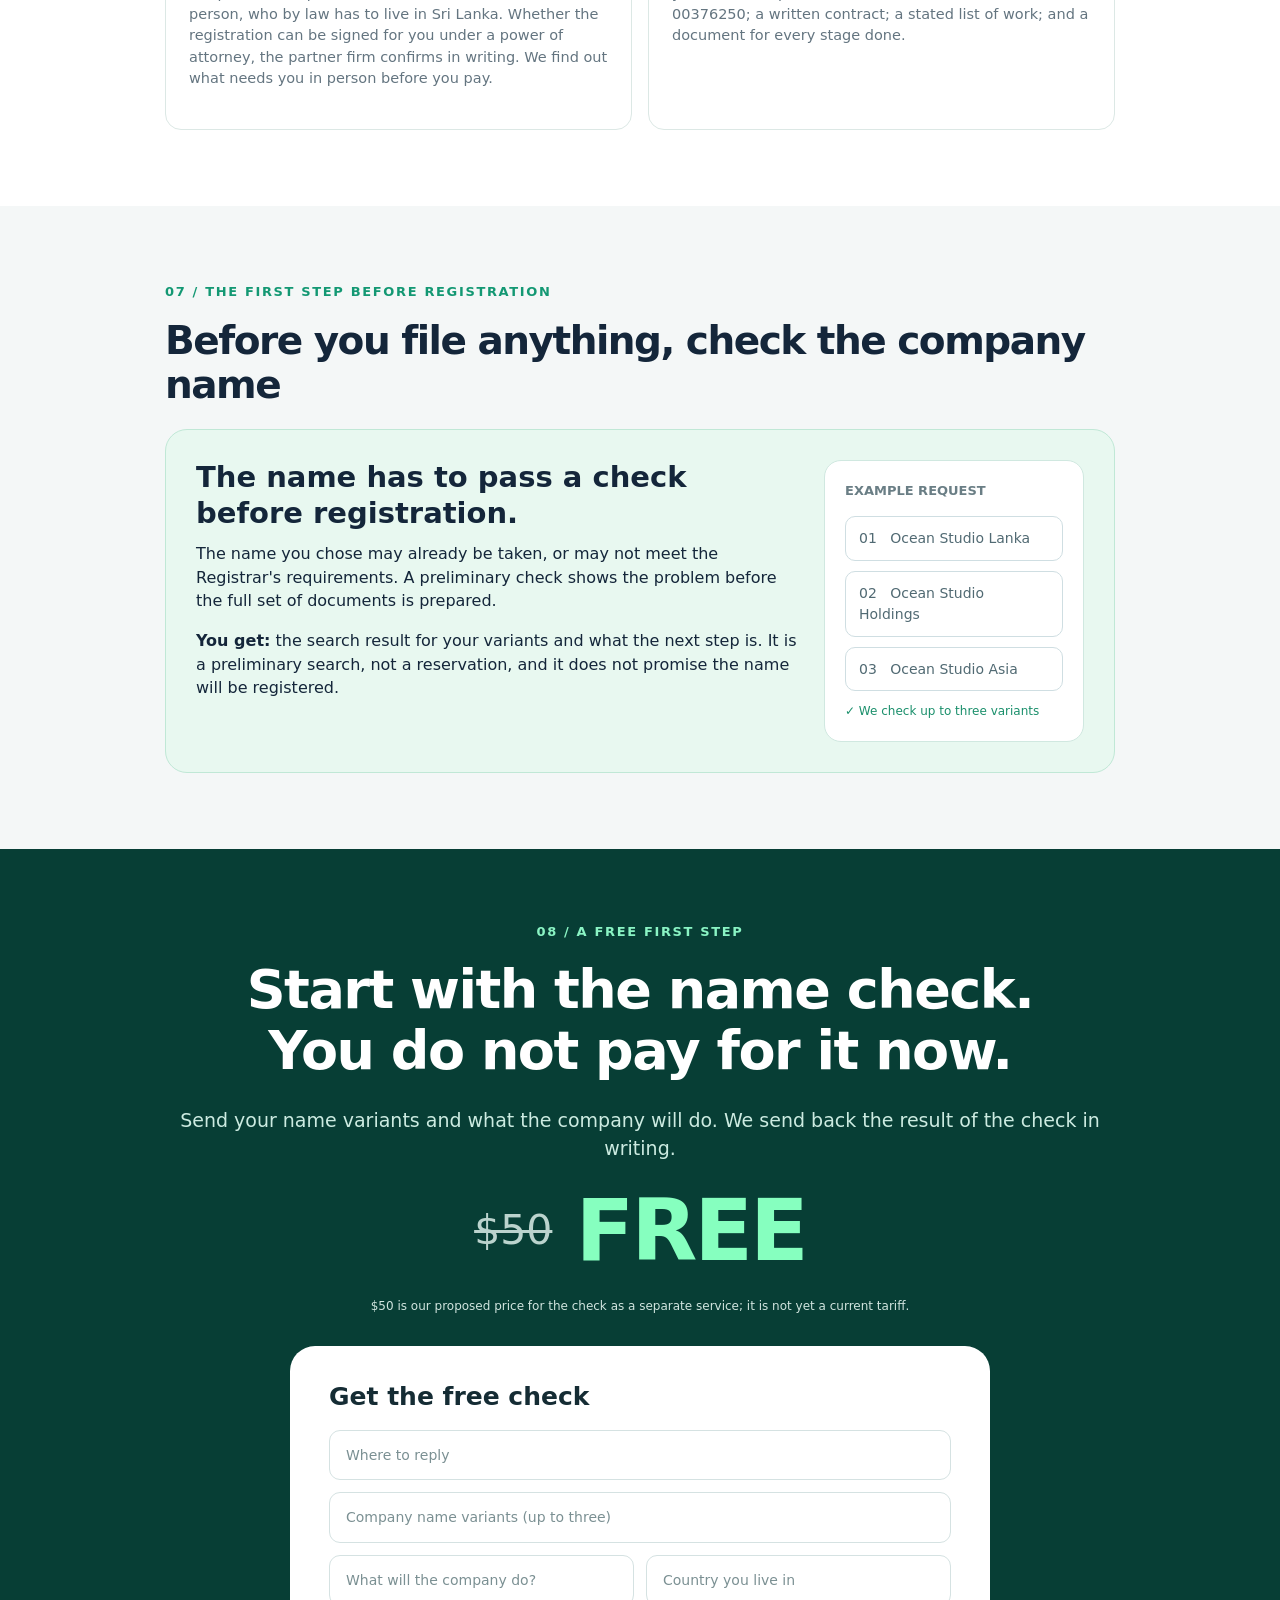
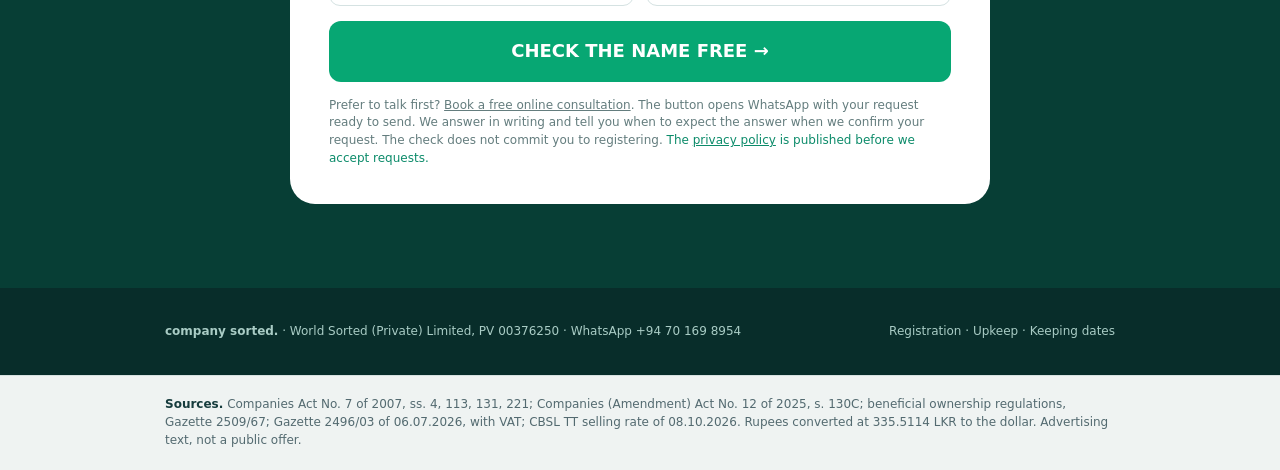
<file: open-company.html>
<!DOCTYPE html><html lang="en"><head><meta charset="utf-8"><meta name="viewport" content="width=device-width,initial-scale=1"><title>Company Sorted — opening a company</title><style>
@font-face{font-family:Inter;src:url(file:///usr/share/fonts/opentype/inter/Inter-Regular.otf)}
@font-face{font-family:Inter;src:url(file:///usr/share/fonts/opentype/inter/Inter-Bold.otf);font-weight:700}
@font-face{font-family:Inter;src:url(file:///usr/share/fonts/opentype/inter/InterDisplay-ExtraBold.otf);font-weight:800}
@page{size:1060px 8600px;margin:0}
*{box-sizing:border-box}html,body{margin:0;padding:0}body{font:17px/1.48 Inter,'DejaVu Sans',sans-serif;color:#14263A;background:#F4F7F7}.wrap{max-width:950px;margin:auto}.nav{display:flex;align-items:center;justify-content:space-between;padding:25px 0}.brand{font-weight:800;font-size:22px;letter-spacing:-.7px}.brand b{color:#12A479}.smallnav{font-size:13px;color:#64768A}.eyebrow{color:#139873;font-size:13px;font-weight:700;letter-spacing:1.65px;text-transform:uppercase;margin-bottom:18px}.hero{background:#0B2131;color:white;padding:36px 55px 62px;position:relative;overflow:hidden}.hero:after{content:'';position:absolute;right:-80px;top:-100px;width:440px;height:440px;background:radial-gradient(circle,rgba(22,182,135,.3),rgba(22,182,135,0) 70%)}.hero .wrap{position:relative;z-index:1}.hero .eyebrow{color:#77E6BD}h1,h2,h3,p{margin-top:0}h1{font-size:64px;line-height:1.07;letter-spacing:-2.5px;margin-bottom:22px;font-weight:800;max-width:900px}h2{font-size:39px;line-height:1.13;letter-spacing:-1.5px;margin-bottom:22px;font-weight:800}h3{font-size:22px;line-height:1.22;margin-bottom:11px;font-weight:700}p{margin-bottom:16px}.heroLead{font-size:21px;line-height:1.5;color:#CFE1E5;max-width:805px}.heroPrice{display:flex;align-items:center;gap:36px;margin:32px 0 25px}.heroPrice .big{font-weight:800;font-size:115px;letter-spacing:-6px;line-height:1;color:#7CF2BD}.heroPrice .side{font-size:19px;line-height:1.43;color:#E9F3F3}.pills{display:flex;gap:10px;flex-wrap:wrap}.pill{padding:10px 14px;border:1px solid #456678;background:#163647;border-radius:20px;color:#E4F3F1;font-size:14px}.nudge{margin-top:28px;font-size:14px;color:#CDE2DE}.nudge span{color:#7CF2BD;font-weight:700}section{padding:76px 55px}.white{background:#fff}.light{background:#F4F7F7}.dark{background:#0C2232;color:#fff}.sectionLead{font-size:19px;color:#5D7180;max-width:780px;margin-bottom:29px}.dark .sectionLead{color:#AEC7CC}.split{display:grid;grid-template-columns:1fr 1fr;gap:16px}.service{border:1px solid #D7E5E2;border-radius:18px;padding:22px 23px;background:#fff;min-height:132px;position:relative}.service .num{font-size:13px;font-weight:800;color:#0E9E77}.service h3{margin:6px 0 8px;font-size:19px}.service p{font-size:14.5px;color:#596E78;margin:0;line-height:1.46}.included{display:inline-block;color:#078F65;font-size:12px;font-weight:800;margin-top:10px;letter-spacing:.7px}.service-wide{grid-column:span 2;display:grid;grid-template-columns:1fr 1fr;align-items:center}.priceOutcome{margin-top:22px;background:#0F2E35;border-radius:20px;padding:25px 32px;color:#fff;display:flex;align-items:center;justify-content:space-between}.priceOutcome .left{font-size:18px;color:#D8EDE6}.priceOutcome .right{font-size:61px;font-weight:800;color:#7CF2BD;letter-spacing:-3px}.note{color:#6C7B86;font-size:12px;margin:15px 0 0}.problem{display:grid;grid-template-columns:1fr 1fr;gap:18px;margin-bottom:16px;align-items:stretch}.problem .pain{background:#FFF7F4;border:1px solid #F4D9CF;border-radius:17px;padding:22px}.problem .fix{background:#E7F8F0;border:1px solid #A8DECA;border-radius:17px;padding:22px}.overline{font-size:11px;font-weight:800;letter-spacing:1.2px;color:#B46956;margin-bottom:12px}.fix .overline{color:#008968}.problem h3{font-size:19px}.problem p{font-size:15px;line-height:1.47;color:#53666E;margin:0}.vshead{display:grid;grid-template-columns:1fr 1fr;gap:18px;margin-bottom:12px;color:#657987;font-size:12px;font-weight:800;letter-spacing:1px}.softwareHeader{display:flex;align-items:flex-end;justify-content:space-between}.softwareHeader .eyebrow{color:#75E3B4}.mocklabel{font-size:12px;color:#A8C7C6;border:1px solid #506B76;border-radius:20px;padding:8px 13px}.dashboard{background:#F6FAFB;color:#152938;border-radius:21px;border:1px solid #59717B;padding:16px;margin-top:28px;display:grid;grid-template-columns:195px 1fr;gap:16px}.sidebar{background:#102E3D;color:#D9F4EB;border-radius:13px;padding:21px 15px;min-height:400px}.sidebar .logo{font-size:17px;font-weight:800;margin-bottom:33px}.navitem{padding:11px 12px;margin-bottom:9px;border-radius:8px;font-size:13px;color:#B3D0D4}.navitem.active{background:#1C685C;color:#fff}.dashmain{padding:13px}.dashhead{display:flex;justify-content:space-between;align-items:center;margin-bottom:20px}.dashhead b{font-size:23px}.dashhead span{font-size:12px;color:#61927D}.dmetrics{display:grid;grid-template-columns:repeat(3,1fr);gap:12px;margin-bottom:13px}.metric{background:#fff;padding:16px;border-radius:12px;border:1px solid #E2EBEC}.metric span{display:block;font-size:12px;color:#6A8189}.metric strong{font-size:27px;color:#163E3C}.metric.highlight strong{color:#0A9F73}.dashbox{background:#fff;border:1px solid #E2EBEC;border-radius:12px;padding:17px;margin-top:13px}.dashbox .row{display:flex;justify-content:space-between;gap:18px;align-items:center;border-bottom:1px solid #ECF2F2;padding:9px 0;font-size:13px}.dashbox .row:last-child{border-bottom:0}.status{font-size:11px;color:#087A5D;background:#E3F7EE;padding:5px 9px;border-radius:10px}.caption{margin-top:17px;color:#A9C1C7;font-size:13px}.tariffs{display:grid;grid-template-columns:1fr 1fr;gap:20px}.tariff{background:#fff;border:1px solid #CFE4DD;border-radius:22px;padding:28px}.tariff.active{border:2px solid #12A57B}.tariff .label{font-size:14px;font-weight:700;color:#55727B;margin-bottom:14px}.tariff .cost{font-size:66px;font-weight:800;letter-spacing:-3px;color:#112A36}.tariff.active .cost{color:#078E6D}.tariff .period{color:#778A8F}.tariff ul{padding:0;list-style:none;margin:20px 0 0}.tariff li{margin:0 0 12px;font-size:14.5px}.tariff li:before{content:'✓';color:#00A875;font-weight:800;margin-right:10px}.bar{background:#E9F6EF;border-radius:16px;padding:19px 23px;margin-top:22px;font-size:16px;color:#245447}.comparison{display:grid;grid-template-columns:1fr 1fr;gap:20px}.cmp{border-radius:19px;padding:28px;min-height:220px}.cmp.left{background:#F0F3F5}.cmp.right{background:#0E3540;color:#fff}.cmp h3{font-size:22px}.cmp p{font-size:16px;line-height:1.52}.cmp .tag{display:inline-block;margin-top:16px;font-size:13px;font-weight:800;letter-spacing:.3px;color:#047D5C;background:#D4F6E6;padding:9px 12px;border-radius:10px}.cmp.right .tag{color:#0D3A31;background:#81F2BF}.trust{display:grid;grid-template-columns:1fr 1fr;gap:16px}.trustItem{border:1px solid #DCE8E5;border-radius:16px;padding:23px;background:#fff}.trustItem h3{font-size:19px}.trustItem p{font-size:14.5px;color:#647580}.giftprep{background:#E8F8F0;border:1px solid #C0E8D6;border-radius:22px;padding:30px;display:grid;grid-template-columns:1fr 260px;gap:23px}.giftprep h3{font-size:29px}.giftprep p{font-size:16px}.example{background:white;border:1px solid #D0E8E0;border-radius:17px;padding:20px}.example .title{font-size:13px;font-weight:800;color:#6A7E85;margin-bottom:16px}.example .input{border:1px solid #CFDEE2;padding:11px 13px;border-radius:10px;margin-top:10px;font-size:14px;color:#516A73}.example .result{font-size:12px;color:#1A8F6B;margin-top:12px}.gift{background:#073E35;color:white;padding:73px 55px 84px;text-align:center}.gift .eyebrow{color:#8AF4C4}.gift h2{font-size:54px;max-width:850px;margin:0 auto 25px}.giftLead{font-size:19px;color:#CCEBE1;margin-bottom:22px}.discount{display:flex;justify-content:center;align-items:center;gap:23px;margin:25px 0}.old{font-size:41px;color:#BBD3CD;text-decoration:line-through;text-decoration-thickness:3px}.free{font-size:86px;line-height:1;font-weight:800;letter-spacing:-3px;color:#86FFBF}.smallNote{font-size:12px;color:#D1E5DF;margin-top:0}.form{background:#fff;color:#152C34;border-radius:25px;text-align:left;max-width:700px;margin:30px auto 0;padding:36px 39px}.form h3{font-size:25px;margin-bottom:17px}.formgrid{display:grid;grid-template-columns:1fr 1fr;gap:12px}.form .full{grid-column:span 2}.field{border:1px solid #D5E2E2;border-radius:11px;padding:14px 16px;color:#7B9093;font-size:14px}.form .button{background:#07A773;color:#fff;text-align:center;font-size:18px;font-weight:800;border-radius:12px;padding:17px;margin-top:15px}.fine{font-size:12px;color:#647D7E;margin:15px 0 0}.fine span{color:#0C8B6A}.footer{background:#082D2A;color:#A9CCC5;padding:35px 55px;font-size:12px}.footer .wrap{display:flex;justify-content:space-between}.legalNote{padding:20px 55px;background:#EFF3F2;border-top:1px solid #D6E1E0;color:#536A70;font-size:12px}.legalNote strong{color:#163C3D}
</style><style>.mnu{display:none}
a{color:inherit}
.brand,.smallnav a{text-decoration:none}
.smallnav a{font-weight:700;color:#CFE1E5}
.fine a{text-decoration:underline}
.comparison{grid-template-columns:repeat(3,1fr)}
.waFixed{display:none;background:#07A773;color:#fff;font-size:18px;font-weight:800;border-radius:12px;padding:14px;text-decoration:none}
@media(max-width:800px){body{padding-bottom:68px}
.brand{white-space:nowrap}
.button.waFixed{display:flex;position:fixed;left:10px;right:10px;bottom:8px;z-index:30;align-items:center;justify-content:center;width:auto;margin:0}.mnu{display:block;position:relative}
.mnu summary{list-style:none;cursor:pointer;font-size:13px;font-weight:700;padding:10px 11px;border:1px solid #adbbb5;border-radius:9px;background:#fff;color:#142d29}
.mnu summary::-webkit-details-marker{display:none}
.mnu>div{position:absolute;right:0;top:46px;width:230px;background:#fff;color:#142d29;border:1px solid #dce3de;border-radius:15px;box-shadow:0 15px 50px #0720191c;padding:6px 16px;z-index:40}
.mnu>div a{display:block;padding:12px 0;font-size:14px;border-bottom:1px solid #dce3de;text-decoration:none;color:#142d29}
.mnu>div a:last-child{border-bottom:0}
.smallnav{display:none}
.hero{padding:10px 18px 40px}
section{padding:52px 18px}
.gift{padding:52px 18px 60px}
.footer,.legalNote{padding-left:18px;padding-right:18px}
.nav{padding:12px 0;gap:10px}
.smallnav{font-size:11px;text-align:right}
h1{font-size:38px;letter-spacing:-1.3px}
h2{font-size:29px;letter-spacing:-1px}
.gift h2{font-size:33px}
.heroLead{font-size:17px}
.heroPrice{flex-direction:column;align-items:flex-start;gap:12px;margin:20px 0}
.heroPrice .big{font-size:76px;letter-spacing:-4px}
.heroPrice .side{font-size:16px}
.split,.problem,.vshead,.tariffs,.comparison,.trust,.giftprep,.formgrid{grid-template-columns:1fr}
.vshead{display:none}
.service-wide{grid-column:auto;grid-template-columns:1fr}
.service-wide>div:last-child{text-align:left!important}
.priceOutcome{flex-direction:column;align-items:flex-start;gap:8px;padding:20px}
.priceOutcome .right{font-size:48px}
.softwareHeader{flex-direction:column;align-items:flex-start;gap:10px}
.dashboard{grid-template-columns:1fr;padding:10px}
.sidebar{min-height:0;padding:14px}
.sidebar .logo{margin-bottom:10px}
.navitem{display:inline-block;margin:0 4px 6px 0;padding:7px 9px}
.dashmain{padding:4px}
.dmetrics{grid-template-columns:1fr 1fr}
.form{padding:24px 20px}
.form .full{grid-column:auto}
.free{font-size:64px}
.footer .wrap{flex-direction:column;gap:6px}
}</style></head><body>
<div class="hero"><div class="wrap"><div class="nav"><a class="brand" href="index.html">company <b>sorted.</b></a><div class="smallnav">A World Sorted (Private) Limited brand &nbsp;·&nbsp; <a href="https://wa.me/94701698954?text=Hello.%20I%20have%20a%20question%20about%20opening%20a%20company.">WhatsApp</a></div><details class="mnu"><summary>Menu</summary><div><a href="#package">What is included</a><a href="#prices">Prices</a><a href="#portal">Client portal</a><a href="#questions">Questions</a><a href="#check">Free name check</a><a href="index.html#doors">Other situations</a></div></details></div><div class="eyebrow">Sri Lanka · Company formation &amp; management</div><h1>Opening a company in Sri Lanka</h1><p class="heroLead">Your company's registration and its first year: documents, registered office, secretary, tax number, bank documents, bookkeeping and the first filings.</p><div class="heroPrice"><div class="big">$1,700</div><div class="side"><b>Registration + first year</b><br>One price for the agreed package.<br>Government fees separately, at cost.</div></div><div class="pills"><div class="pill">Registration through a local partner firm</div><div class="pill">First year included</div><div class="pill">Written updates</div></div><div class="nudge"><span>↓</span> Below: all the work, the following years and the terms. Whether the first year needs an audit depends on when your first general meeting is held; we tell you in writing before you pay. Who holds the resident authorised person role is settled in writing before you pay.</div></div></div>

<section class="white" id="package"><div class="wrap"><div class="eyebrow">01 / What is in the package</div><h2>What exactly is in the $1,700</h2><p class="sectionLead">Not only the certificate of incorporation. The package holds the work your company will need through its first year.</p><div class="split">
<div class="service"><div class="num">01</div><h3>Company registration</h3><p>The application prepared and filed through eROC, the Registrar's online system. Result: your company's registration documents.</p><span class="included">✓ INCLUDED</span></div>
<div class="service"><div class="num">02</div><h3>Company name</h3><p>Your name variants checked, and the reservation handled in the order the Registrar sets.</p><span class="included">✓ INCLUDED</span></div>
<div class="service"><div class="num">03</div><h3>Tax number</h3><p>The company's Taxpayer Identification Number, applied for and confirmed to you in writing.</p><span class="included">✓ INCLUDED</span></div>
<div class="service"><div class="num">04</div><h3>Registered office for 12 months</h3><p>You get the address, and official post sent to it reaches you.</p><span class="included">✓ INCLUDED</span></div>
<div class="service"><div class="num">05</div><h3>Company secretary for 12 months</h3><p>Every company must have a secretary. Yours comes through the local partner firm.</p><span class="included">✓ INCLUDED</span></div>
<div class="service"><div class="num">06</div><h3>Documents for the bank</h3><p>The documents, resolutions and correspondence. Whether the account opens is the bank's decision, and you open it in person.</p><span class="included">✓ INCLUDED</span></div>
<div class="service service-wide"><div><div class="num">07</div><h3>Bookkeeping and the first filings</h3><p>Books kept from the day of incorporation; the first filings in the package prepared by the partner firm.</p></div><div style="text-align:right"><span class="included" style="font-size:18px">✓ INCLUDED IN THE FIRST YEAR</span></div></div>
</div><div class="priceOutcome"><div class="left"><b>Seven items of work, one package</b><br>Registration and the first year</div><div class="right">$1,700</div></div><p class="note">Notary costs in your country, government fees, bank charges and services outside the agreed package are paid separately. Government fees to register a company with one director are about $55, and each extra director adds LKR 3,068, $9.14; “about”, because the Registrar may also charge for the name declaration. The exact sum is confirmed before you pay. The seven items carry no separate prices: no separate tariffs are set.</p></div></section>

<section class="light"><div class="wrap"><div class="eyebrow">02 / The advantage in specific situations</div><h2>Why Sorted does this better than anyone?</h2><p class="sectionLead">You do not have to put registration, secretary, bank documents and filings together across different contacts. We run the process and the contact with the partner firm inside one service.</p><div class="vshead"><div>WHEN YOU ORGANISE IT YOURSELF</div><div>HOW SORTED RUNS IT</div></div>
<div class="problem"><div class="pain"><div class="overline">PROBLEM 01</div><h3>A different contact for every question</h3><p>One person registers the company, another handles the address, a third does the filings. You work out who is responsible for what.</p></div><div class="fix"><div class="overline">THE SORTED FIX</div><h3>One contact for the whole process</h3><p>You hand over the documents and talk to us. We run the partner firm and send you written updates on the work.</p></div></div>
<div class="problem"><div class="pain"><div class="overline">PROBLEM 02</div><h3>The company is registered. What next?</h3><p>The certificate is in your hands, but ahead are the bank documents, the books, the secretary's work and the first filings. Each has to be arranged separately.</p></div><div class="fix"><div class="overline">THE SORTED FIX</div><h3>The first year is already included</h3><p>You see what the year holds before you start. Secretary, office, bookkeeping and the first filings are not left outside the opening price.</p></div></div>
<div class="problem"><div class="pain"><div class="overline">PROBLEM 03</div><h3>You live off the island</h3><p>To find out where a document stands or when a date falls, you have to find a contact, write to them and wait.</p></div><div class="fix"><div class="overline">THE SORTED FIX</div><h3>A written status and a calendar</h3><p>Updates, documents and dates are held in one process. You know which stage the work is at.</p></div></div>
</div></section>

<section class="dark" id="portal"><div class="wrap"><div class="softwareHeader"><div><div class="eyebrow">03 / Your portal</div><h2>All documents and dates<br>in one place</h2></div><div class="mocklabel">CONCEPT · IN DEVELOPMENT</div></div><p class="sectionLead">We are building a client portal where you follow the stages of the work, the documents and your company's obligations, without asking for the status.</p><div class="dashboard"><div class="sidebar"><div class="logo">sorted / portal</div><div class="navitem active">▣ &nbsp; Overview</div><div class="navitem">▤ &nbsp; Documents</div><div class="navitem">◷ &nbsp; Dates</div><div class="navitem">✓ &nbsp; Filed forms</div><div class="navitem">☏ &nbsp; Messages</div></div><div class="dashmain"><div class="dashhead"><b>My company</b><span>Client portal · concept</span></div><div class="dmetrics"><div class="metric highlight"><span>Process status</span><strong>In progress</strong></div><div class="metric"><span>Documents</span><strong>08</strong></div><div class="metric"><span>Next tasks</span><strong>02</strong></div></div><div class="dashbox"><b>Documents and stages</b><div class="row"><span>Founding documents</span><span class="status">Received</span></div><div class="row"><span>Tax registration</span><span class="status">In progress</span></div><div class="row"><span>Bank documents</span><span class="status">Next stage</span></div></div><div class="dashbox"><b>Calendar of obligations</b><div class="row"><span>Next task</span><span>After the schedule is confirmed</span></div><div class="row"><span>Filing confirmations</span><span>Document history</span></div></div></div></div><p class="caption">An illustration of how it will work, not a screenshot of a working system. Until it launches, you get statuses and documents through the channel we agree with you.</p></div></section>

<section class="white" id="prices"><div class="wrap"><div class="eyebrow">04 / After the first year</div><h2>What upkeep costs after the first year</h2><p class="sectionLead">The opening package covers the first year. The price of the years after is known in advance, and depends on whether the company trades.</p><div class="tariffs"><div class="tariff active"><div class="label">The company trades</div><div class="cost">$990</div><div class="period">per year</div><ul><li>Bookkeeping through the year</li><li>The annual filings prepared</li><li>Company secretary</li><li>A calendar of the main dates</li><li>Written communication on every piece of work</li></ul></div><div class="tariff"><div class="label">The company did not trade</div><div class="cost">$390</div><div class="period">per year</div><ul><li>Company secretary for the year</li><li>Annual return to the Registrar, with the Registrar's fee</li><li>Beneficial ownership form</li><li>Company income tax return, even when it says zero</li><li>A reminder before each date</li></ul></div></div><div class="bar"><b>No silent automatic renewal:</b> the terms and scope of the next year are agreed in advance. Whether the company had transactions decides which tariff applies. The audit the law requires is not included; it is quoted separately. In the $390, annual accounts and an audit are not included either: we found no rule exempting a company with no activity from them. The registered office address and the resident authorised person are not part of these prices; they are quoted separately. Government fees are a separate line, at cost.</div></div></section>

<section class="light"><div class="wrap"><div class="eyebrow">05 / Comparing the approaches</div><h2>Do not compare only the price of registration</h2><p class="sectionLead">A bare registration and a registration with its first year are different amounts of work. Compare not the first invoice, but everything you hold at the end of the first year.</p><div class="comparison"><div class="cmp left"><h3>Do it yourself: about $55</h3><p>Government fees to register a company with one director. By far the cheapest route, and nothing is hidden from you. You still need a registered office, a secretary and an authorised person who lives in Sri Lanka, and every date after that is yours to remember.</p><span class="tag">CHEAPEST · ALL ON YOU</span></div><div class="cmp left"><h3>A local secretary: $202 to register</h3><p>eSecretary, with government fees; then $89 a year for a foreign owner. Much cheaper than us: for some people that settles it. They know the offices and publish their prices. Books and annual forms are with another firm, and keeping them in step is your job.</p><span class="tag">YOU ASSEMBLE THE PACKAGE</span></div><div class="cmp right"><h3>The Company Sorted package</h3><p>Registration, office, secretary, bank documents, bookkeeping and the first filings, in one agreed package. We run the partner firm and keep you informed. We cost more than both. We are new: no clients to show yet. We do not sign your filings.</p><span class="tag">$1,700 · FIRST YEAR</span></div></div><p class="note">The comparison is about how the process is run, not about every local firm. We have found no comparable published price for the same first-year package, so we do not name a saving. Seller prices read off their own pages on 14.10.2026.</p></div></section>

<section class="white" id="questions"><div class="wrap"><div class="eyebrow">06 / Answers before you pay</div><h2>Four questions to settle in advance</h2><div class="trust"><div class="trustItem"><h3>Who does the registration and the filings?</h3><p>Company Sorted runs your case and the service. The specialist work and the signatures come from a Sri Lankan firm registered to do it. We are not accountants and we do not sign your filings.</p></div><div class="trustItem"><h3>Who do I pay?</h3><p>World Sorted (Private) Limited, against a written invoice that describes the package. Government fees are a separate line, at cost, without our margin.</p></div><div class="trustItem"><h3>Can I open the company remotely?</h3><p>Most stages can be prepared while you are at home. Not the personal step at the bank, and not the authorised person, who by law has to live in Sri Lanka. Whether the registration can be signed for you under a power of attorney, the partner firm confirms in writing. We find out what needs you in person before you pay.</p></div><div class="trustItem"><h3>Why trust a new company?</h3><p>We do not publish invented reviews. Instead: a company you can look up, World Sorted (Private) Limited, PV 00376250; a written contract; a stated list of work; and a document for every stage done.</p></div></div></div></section>

<section class="light"><div class="wrap"><div class="eyebrow">07 / The first step before registration</div><h2>Before you file anything, check the company name</h2><div class="giftprep"><div><h3>The name has to pass a check before registration.</h3><p>The name you chose may already be taken, or may not meet the Registrar's requirements. A preliminary check shows the problem before the full set of documents is prepared.</p><p><b>You get:</b> the search result for your variants and what the next step is. It is a preliminary search, not a reservation, and it does not promise the name will be registered.</p></div><div class="example"><div class="title">EXAMPLE REQUEST</div><div class="input">01 &nbsp; Ocean Studio Lanka</div><div class="input">02 &nbsp; Ocean Studio Holdings</div><div class="input">03 &nbsp; Ocean Studio Asia</div><div class="result">✓ We check up to three variants</div></div></div></div></section>

<div class="gift" id="check"><div class="wrap"><div class="eyebrow">08 / A free first step</div><h2>Start with the name check. You do not pay for it now.</h2><p class="giftLead">Send your name variants and what the company will do. We send back the result of the check in writing.</p><div class="discount"><span class="old">$50</span><span class="free">FREE</span></div><p class="smallNote">$50 is our proposed price for the check as a separate service; it is not yet a current tariff.</p><div class="form"><h3>Get the free check</h3><div class="formgrid"><div class="field full" contenteditable="true" data-label="Contact">Where to reply</div><div class="field full" contenteditable="true" data-label="Names">Company name variants (up to three)</div><div class="field" contenteditable="true" data-label="Activity">What will the company do?</div><div class="field" contenteditable="true" data-label="Country">Country you live in</div></div><div class="button" role="button" tabindex="0" id="sendBtn" style="cursor:pointer">CHECK THE NAME FREE →</div><p class="fine" id="formHint">Prefer to talk first? <a href="https://wa.me/94701698954?text=Hello.%20I%20would%20like%20to%20book%20a%20free%20online%20consultation.">Book a free online consultation</a>. The button opens WhatsApp with your request ready to send. We answer in writing and tell you when to expect the answer when we confirm your request. The check does not commit you to registering. <span>The <a href="privacy.html">privacy policy</a> is published before we accept requests.</span></p></div></div></div>

<div class="footer"><div class="wrap"><span><b>company sorted.</b> · World Sorted (Private) Limited, PV 00376250 · WhatsApp +94 70 169 8954</span><span>Registration · Upkeep · Keeping dates</span></div></div><div class="legalNote"><div class="wrap"><strong>Sources.</strong> Companies Act No. 7 of 2007, ss. 4, 113, 131, 221; Companies (Amendment) Act No. 12 of 2025, s. 130C; beneficial ownership regulations, Gazette 2509/67; Gazette 2496/03 of 06.07.2026, with VAT; CBSL TT selling rate of 08.10.2026. Rupees converted at 335.5114 LKR to the dollar. Advertising text, not a public offer.</div></div>
<a class="button waFixed" href="https://wa.me/94701698954?text=Hello.%20I%20have%20a%20question%20about%20opening%20a%20company.">WhatsApp</a><script src="js/ref.js"></script><script src="js/form.js"></script></body></html>
</file>
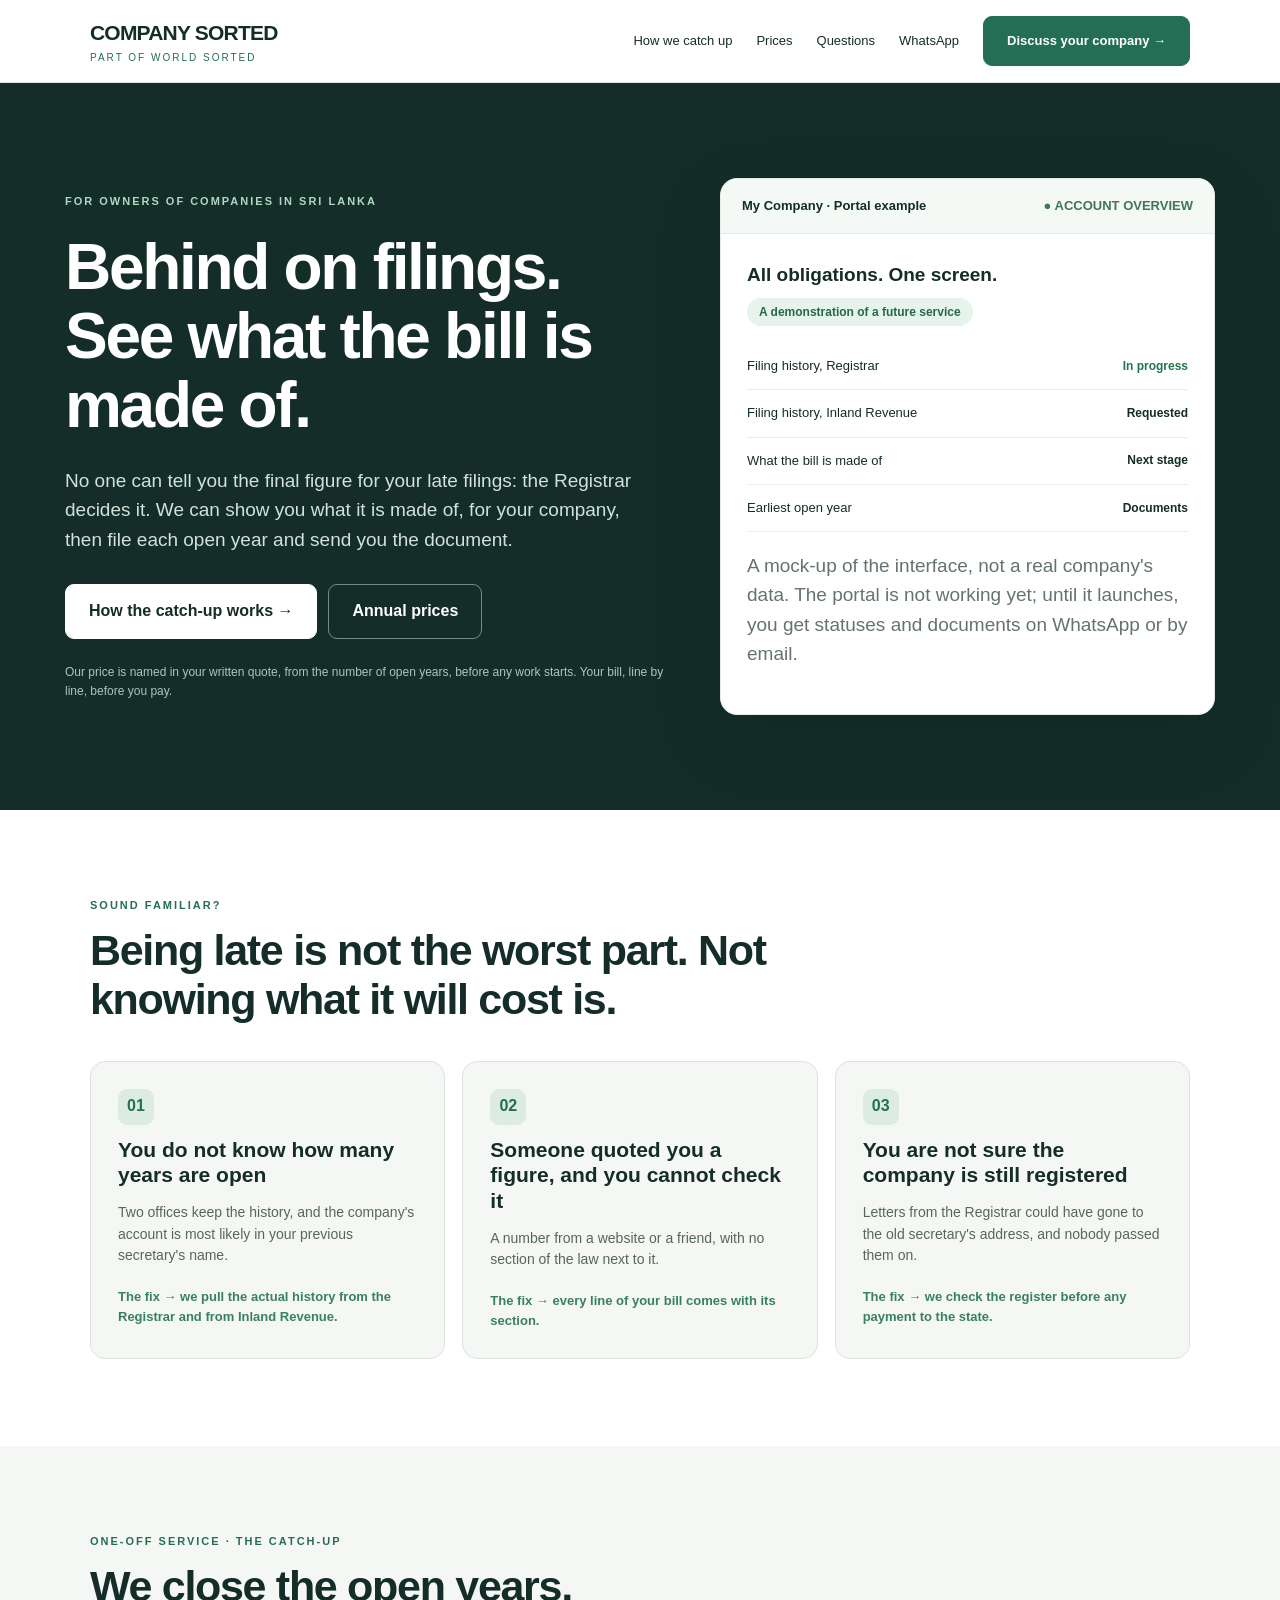
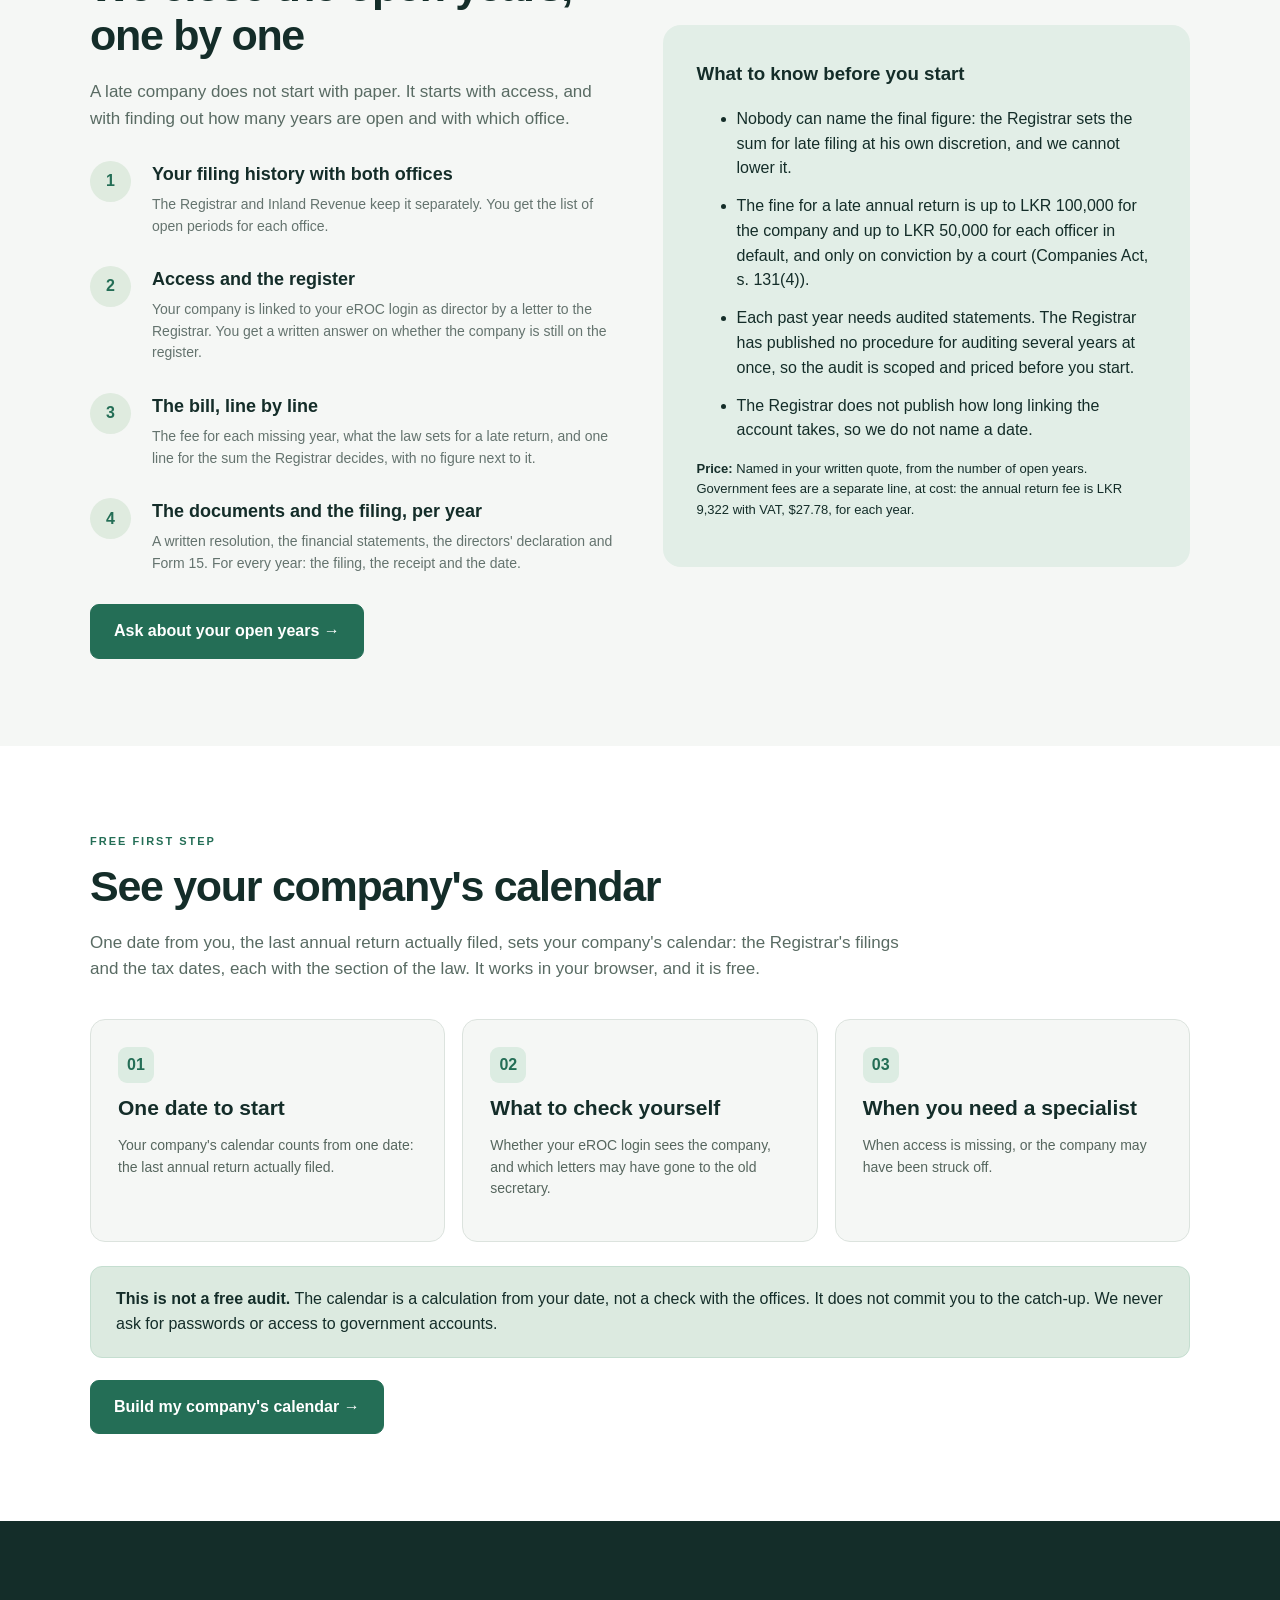
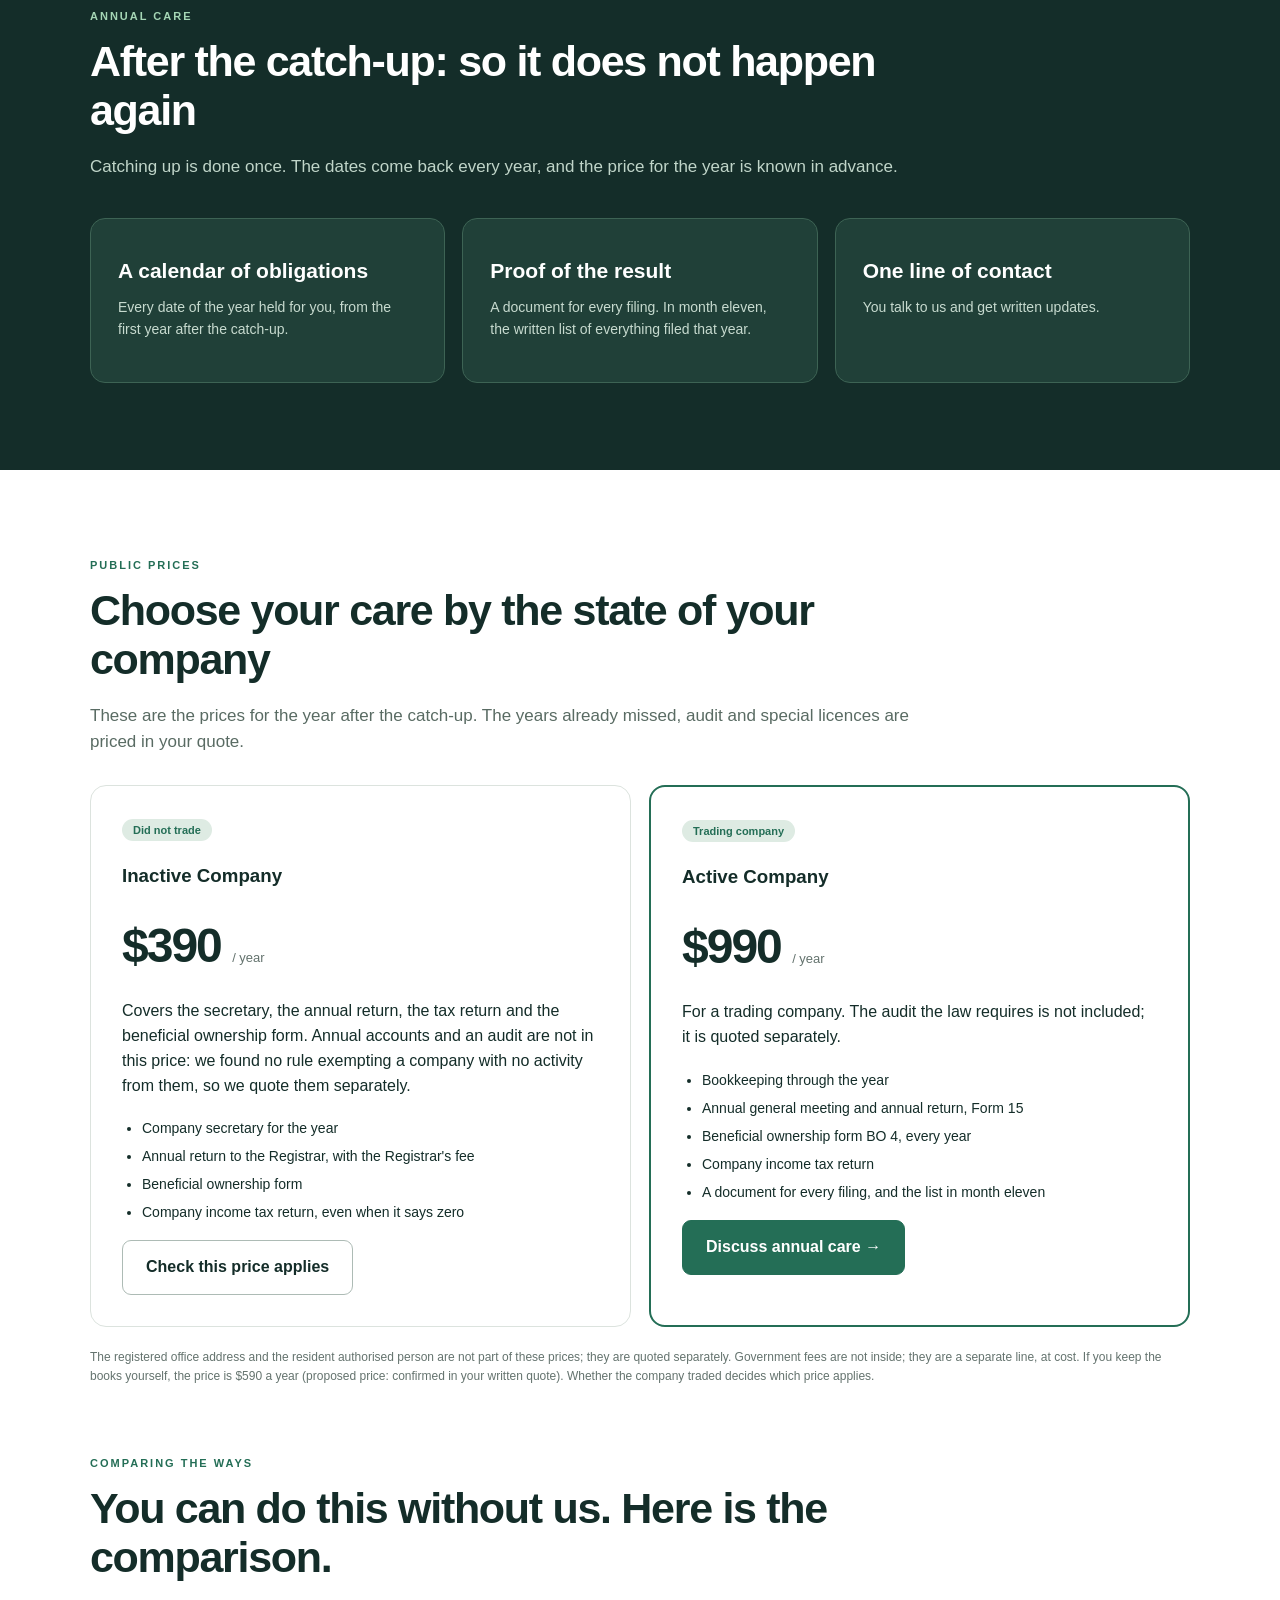
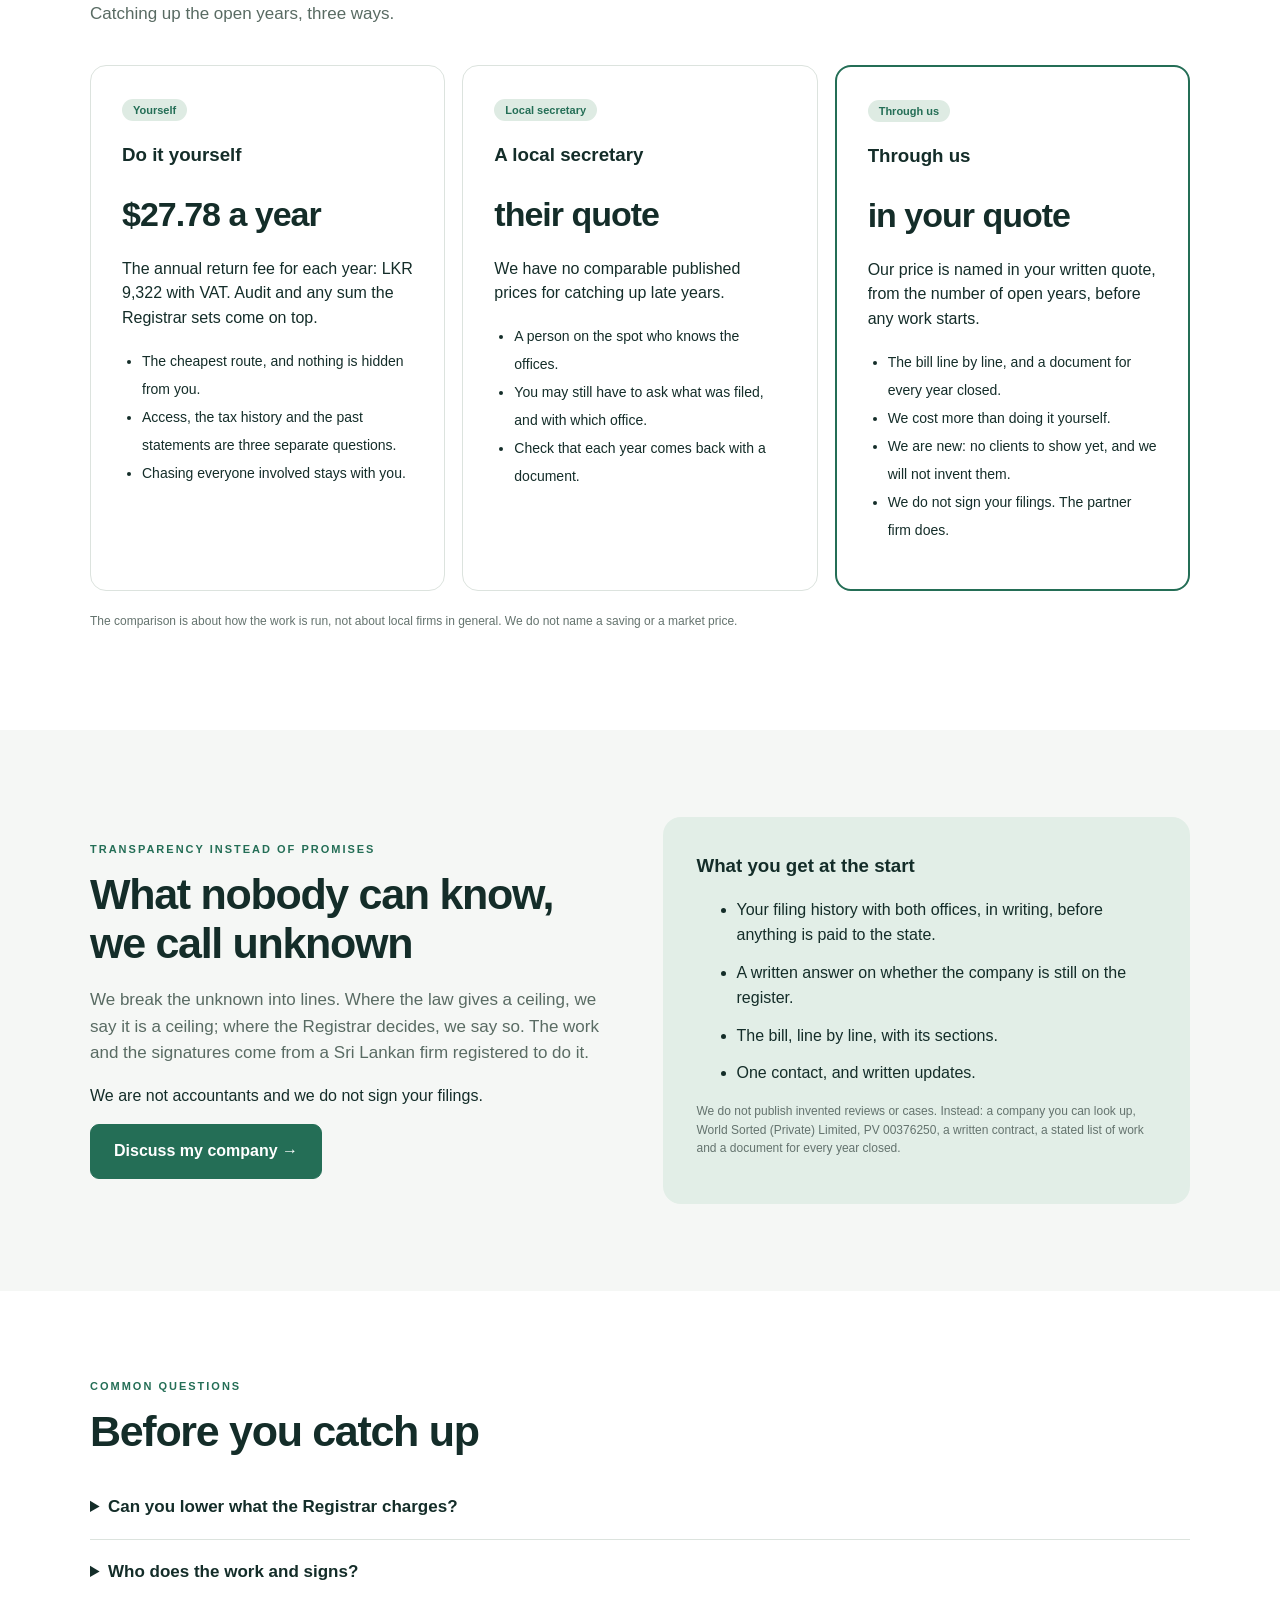
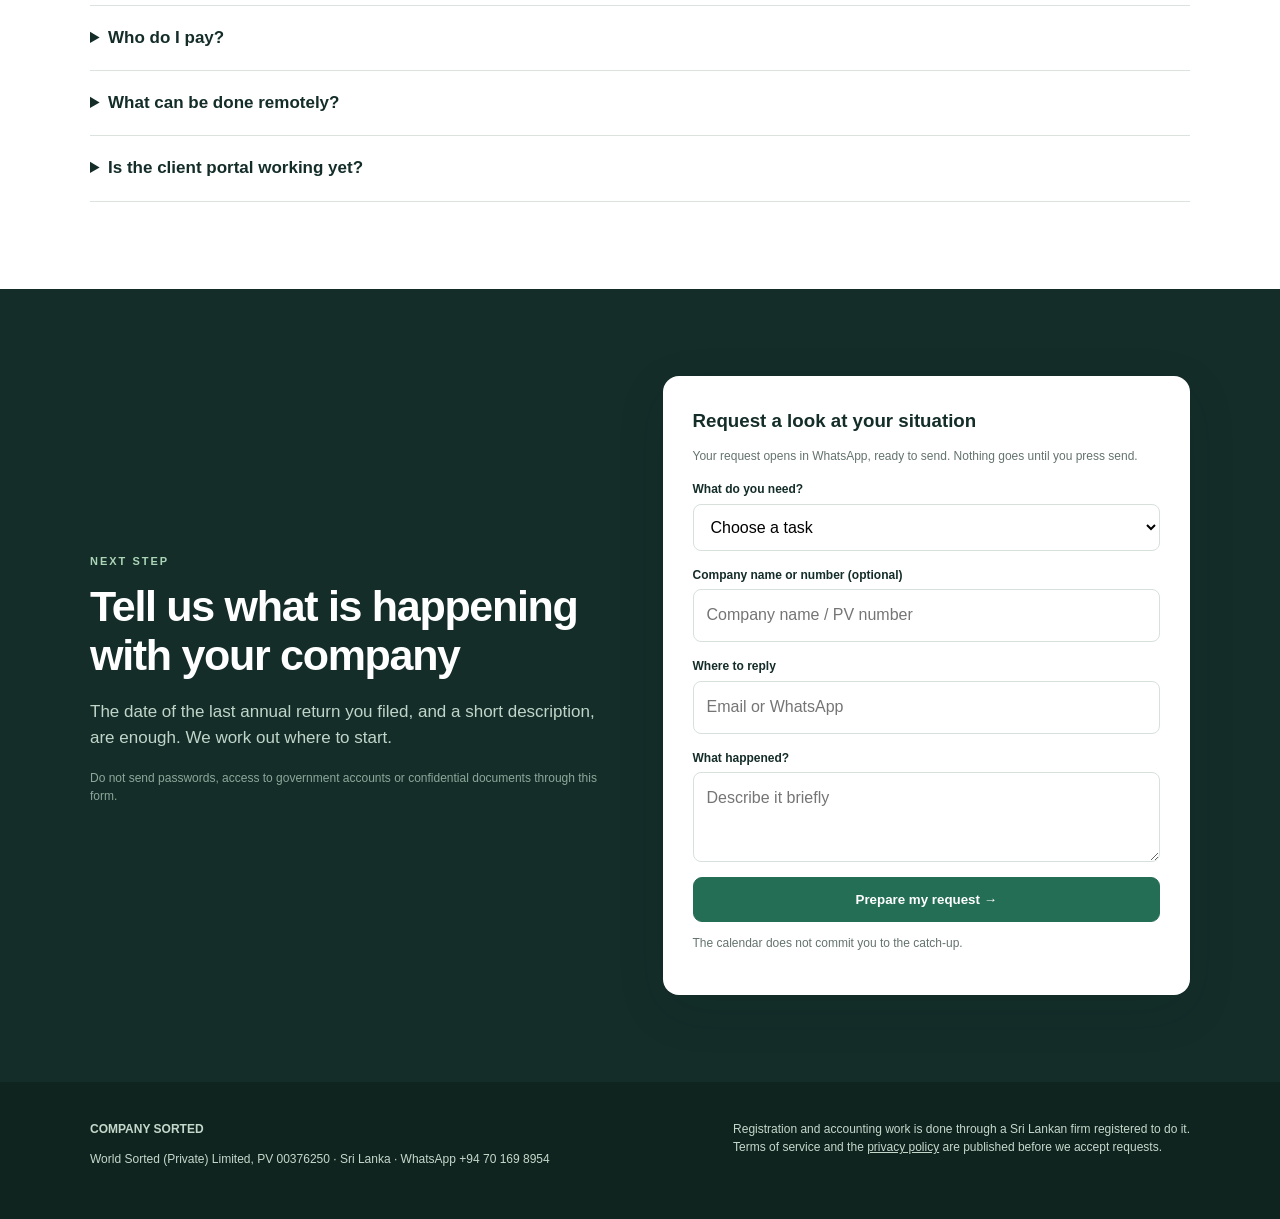
<file: overdue.html>
<!doctype html><html lang="en"><head><meta charset="utf-8"><meta name="viewport" content="width=device-width,initial-scale=1"><title>Behind on filings — Company Sorted</title><style>
:root{--bg:#f5f7f5;--ink:#142d29;--mut:#64736e;--g:#246e56;--light:#d9eee4;--gold:#eed2a1;--line:#dce3de;--white:#fff}*{box-sizing:border-box}html{scroll-behavior:smooth}body{margin:0;background:var(--bg);color:var(--ink);font-family:Inter,Arial,Helvetica,sans-serif;line-height:1.55}a{text-decoration:none;color:inherit}header{background:#fff;position:sticky;top:0;z-index:10;border-bottom:1px solid var(--line)}.nav{max-width:1150px;margin:auto;padding:16px 25px;display:flex;justify-content:space-between;align-items:center;gap:15px}.brand{font-weight:900;letter-spacing:-.8px;font-size:21px}.brand small{font-weight:500;color:var(--g);font-size:10px;display:block;letter-spacing:2px}.navlinks{display:flex;align-items:center;gap:24px;font-size:13px}.button{display:inline-flex;align-items:center;justify-content:center;padding:14px 23px;border-radius:9px;background:var(--g);color:#fff;font-weight:700;border:1px solid var(--g);cursor:pointer;transition:.15s}.button:hover{filter:brightness(.88)}.button.alt{background:transparent;color:var(--ink);border:1px solid #adbbb5}.button.light{background:white;color:var(--ink);border-color:white}.hero{background:var(--ink);color:white;overflow:hidden}.container{max-width:1150px;margin:auto;padding:0 25px}.heroGrid{display:grid;grid-template-columns:1.1fr .9fr;align-items:center;gap:50px;padding:95px 0}.eyebrow{text-transform:uppercase;font-weight:800;letter-spacing:2px;font-size:11px;color:#add9bf;margin-bottom:23px}.hero h1{font-size:clamp(39px,5vw,65px);line-height:1.08;letter-spacing:-2.3px;margin:0 0 26px}.hero p{font-size:19px;color:#d2e2d9;max-width:590px}.cta{display:flex;gap:11px;flex-wrap:wrap;margin:30px 0 24px}.note{color:#a8c8ba;font-size:12px}.app{background:#fff;border:1px solid #e2ebe6;box-shadow:0 24px 70px #001c1326;border-radius:17px;color:var(--ink);overflow:hidden}.appTop{display:flex;justify-content:space-between;background:#f5f9f6;border-bottom:1px solid #e5ebe7;padding:17px 21px;font-size:13px;font-weight:800}.appBody{padding:26px}.appBadge{display:inline-block;background:#e5f3ea;padding:5px 12px;border-radius:30px;color:#27684c;font-size:12px;font-weight:700}.rowline{display:flex;align-items:center;justify-content:space-between;border-bottom:1px solid #e7ede8;padding:13px 0;gap:12px;font-size:13px}.rowline strong{font-size:12px;text-align:right}.green{color:#20774d}.orange{color:#b47819}.section{padding:87px 0}.section.white{background:white}.kicker{color:var(--g);text-transform:uppercase;font-weight:800;font-size:11px;letter-spacing:2px}.section h2{font-size:clamp(30px,4vw,43px);line-height:1.14;letter-spacing:-1.3px;max-width:850px;margin:12px 0 19px}.lead{font-size:17px;color:#596b63;max-width:820px}.three{display:grid;grid-template-columns:repeat(3,1fr);gap:17px;margin-top:37px}.card{background:white;border:1px solid var(--line);border-radius:15px;padding:27px}.white .card{background:var(--bg)}.card h3{margin:12px 0;font-size:21px;line-height:1.22}.card p{color:#56665e;font-size:14px}.number{display:inline-grid;place-items:center;width:36px;height:36px;border-radius:9px;background:#dcece2;color:#246e56;font-weight:800}.arrow{color:#398063;font-weight:700;font-size:13px;margin-top:20px}.split{display:grid;grid-template-columns:1fr 1fr;gap:45px;align-items:center}.steps{counter-reset:step}.step{display:grid;grid-template-columns:44px 1fr;gap:18px;margin:29px 0}.stepnum{background:#dfebdf;width:41px;height:41px;border-radius:50%;display:grid;place-items:center;font-weight:800;color:var(--g)}.step h3{margin:0 0 5px;font-size:18px}.step p{margin:0;color:var(--mut);font-size:14px}.highlight{background:#e2eee7;border-radius:18px;padding:34px}.highlight h3{margin-top:0}.highlight li{margin:13px 0}.planGrid{display:grid;grid-template-columns:repeat(2,1fr);gap:18px;margin-top:30px}.plan{border:1px solid var(--line);border-radius:16px;padding:31px;background:white}.plan.feature{border:2px solid var(--g)}.plan .price{font-size:48px;font-weight:850;letter-spacing:-2px;margin:12px 0}.plan .price small{font-size:13px;color:var(--mut);letter-spacing:0;font-weight:500}.plan ul{padding-left:20px;font-size:14px;line-height:2}.tag{background:#deebe3;color:var(--g);padding:5px 11px;border-radius:50px;font-size:11px;font-weight:800}.dark{background:var(--ink);color:white}.dark .lead{color:#c0d5c9}.dark .card{background:#204038;color:#fff;border-color:#3d6354}.dark .card p{color:#c7dacf}.faq details{border-bottom:1px solid var(--line);padding:19px 0}.faq summary{cursor:pointer;font-weight:700;font-size:17px}.faq p{color:#5a6c64;font-size:14px;max-width:850px}.form{background:white;border-radius:16px;padding:30px;color:var(--ink);box-shadow:0 15px 50px #0720191c}.field{display:flex;flex-direction:column;gap:5px;margin:15px 0}.field label{font-size:12px;font-weight:700}.field input,.field select,.field textarea{width:100%;font:inherit;padding:13px;border:1px solid #d7e0db;border-radius:8px;background:#fff}.field textarea{min-height:90px}.foot{padding:38px 0;background:#10241f;color:#c5d8cc;font-size:12px}.footgrid{display:flex;justify-content:space-between;gap:30px;flex-wrap:wrap}.pill{font-size:11px;color:#9dc8ae;border:1px solid #507566;border-radius:100px;padding:7px 13px;display:inline-block;margin-top:25px}.muted{color:var(--mut);font-size:12px}.micro{font-size:12px;color:#8da89a}.small{font-size:13px}.dot{color:var(--g);font-weight:800}.banner{background:#dceae0;border:1px solid #c5ded0;padding:20px 25px;border-radius:12px;margin-top:24px}.anchor{scroll-margin-top:90px}@media(max-width:800px){.heroGrid,.split,.three,.planGrid{grid-template-columns:1fr}.heroGrid{padding:65px 0}.hero h1{letter-spacing:-1.3px}.section{padding:65px 0}.navlinks a:not(.button){display:none}.app{max-width:520px}.split{gap:25px}}
</style><style>.mnu{display:none}
.waFixed{display:none}
.app p.muted{color:var(--mut)}
.foot a,.fine a{text-decoration:underline}
@media(max-width:800px){body{padding-bottom:68px}
.brand{white-space:nowrap}
.button.waFixed{display:flex;position:fixed;left:10px;right:10px;bottom:8px;z-index:30;align-items:center;justify-content:center;width:auto;margin:0}.mnu{display:block;position:relative}
.mnu summary{list-style:none;cursor:pointer;font-size:13px;font-weight:700;padding:10px 11px;border:1px solid #adbbb5;border-radius:9px;background:#fff;color:#142d29}
.mnu summary::-webkit-details-marker{display:none}
.mnu>div{position:absolute;right:0;top:46px;width:230px;background:#fff;color:#142d29;border:1px solid #dce3de;border-radius:15px;box-shadow:0 15px 50px #0720191c;padding:6px 16px;z-index:40}
.mnu>div a{display:block;padding:12px 0;font-size:14px;border-bottom:1px solid #dce3de;text-decoration:none;color:#142d29}
.mnu>div a:last-child{border-bottom:0}
.heroGrid{padding:65px 25px}
.nav{padding:12px 12px;gap:8px}
.brand{font-size:17px}.brand small{letter-spacing:1px;white-space:nowrap}
.navlinks .button{padding:10px 12px;font-size:13px}
}</style></head><body>
<header><nav class="nav"><a class="brand" href="index.html">COMPANY SORTED<small>PART OF WORLD SORTED</small></a><div class="navlinks"><a href="#switch">How we catch up</a><a href="#pricing">Prices</a><a href="#faq">Questions</a><a href="https://wa.me/94701698954?text=Hello.%20I%20have%20a%20question%20about%20my%20late%20filings.">WhatsApp</a><a href="#contact" class="button">Discuss your company →</a></div><details class="mnu"><summary>Menu</summary><div><a href="#switch">How we catch up</a><a href="#pricing">Prices</a><a href="#faq">Questions</a><a href="index.html#portal">Log in</a><a href="index.html#doors">Other situations</a></div></details></nav></header>
<main id="top"><section class="hero"><div class="container heroGrid"><div><div class="eyebrow">For owners of companies in Sri Lanka</div><h1>Behind on filings.<br>See what the bill is made of.</h1><p>No one can tell you the final figure for your late filings: the Registrar decides it. We can show you what it is made of, for your company, then file each open year and send you the document.</p><div class="cta"><a class="button light" href="#switch">How the catch-up works →</a><a class="button alt" style="color:#fff;border-color:#6d9180" href="#pricing">Annual prices</a></div><div class="note">Our price is named in your written quote, from the number of open years, before any work starts. Your bill, line by line, before you pay.</div></div><div class="app"><div class="appTop"><span>My Company · Portal example</span><span style="color:#40765b">● ACCOUNT OVERVIEW</span></div><div class="appBody"><div style="font-weight:800;font-size:19px;margin-bottom:8px">All obligations. One screen.</div><span class="appBadge">A demonstration of a future service</span><div style="margin-top:17px"><div class="rowline"><span>Filing history, Registrar</span><strong class="green">In progress</strong></div><div class="rowline"><span>Filing history, Inland Revenue</span><strong>Requested</strong></div><div class="rowline"><span>What the bill is made of</span><strong>Next stage</strong></div><div class="rowline"><span>Earliest open year</span><strong>Documents</strong></div></div><p class="muted">A mock-up of the interface, not a real company's data. The portal is not working yet; until it launches, you get statuses and documents on WhatsApp or by email.</p></div></div></div></section>
<section class="section white"><div class="container"><div class="kicker">Sound familiar?</div><h2>Being late is not the worst part. Not knowing what it will cost is.</h2><div class="three"><div class="card"><span class="number">01</span><h3>You do not know how many years are open</h3><p>Two offices keep the history, and the company's account is most likely in your previous secretary's name.</p><div class="arrow">The fix → we pull the actual history from the Registrar and from Inland Revenue.</div></div><div class="card"><span class="number">02</span><h3>Someone quoted you a figure, and you cannot check it</h3><p>A number from a website or a friend, with no section of the law next to it.</p><div class="arrow">The fix → every line of your bill comes with its section.</div></div><div class="card"><span class="number">03</span><h3>You are not sure the company is still registered</h3><p>Letters from the Registrar could have gone to the old secretary's address, and nobody passed them on.</p><div class="arrow">The fix → we check the register before any payment to the state.</div></div></div></div></section>
<section class="section anchor" id="switch"><div class="container split"><div><div class="kicker">One-off service · The catch-up</div><h2>We close the open years, one by one</h2><p class="lead">A late company does not start with paper. It starts with access, and with finding out how many years are open and with which office.</p><div class="steps"><div class="step"><div class="stepnum">1</div><div><h3>Your filing history with both offices</h3><p>The Registrar and Inland Revenue keep it separately. You get the list of open periods for each office.</p></div></div><div class="step"><div class="stepnum">2</div><div><h3>Access and the register</h3><p>Your company is linked to your eROC login as director by a letter to the Registrar. You get a written answer on whether the company is still on the register.</p></div></div><div class="step"><div class="stepnum">3</div><div><h3>The bill, line by line</h3><p>The fee for each missing year, what the law sets for a late return, and one line for the sum the Registrar decides, with no figure next to it.</p></div></div><div class="step"><div class="stepnum">4</div><div><h3>The documents and the filing, per year</h3><p>A written resolution, the financial statements, the directors' declaration and Form 15. For every year: the filing, the receipt and the date.</p></div></div></div><a class="button" href="#contact">Ask about your open years →</a></div><aside class="highlight"><h3>What to know before you start</h3><ul><li>Nobody can name the final figure: the Registrar sets the sum for late filing at his own discretion, and we cannot lower it.</li><li>The fine for a late annual return is up to LKR 100,000 for the company and up to LKR 50,000 for each officer in default, and only on conviction by a court (Companies Act, s. 131(4)).</li><li>Each past year needs audited statements. The Registrar has published no procedure for auditing several years at once, so the audit is scoped and priced before you start.</li><li>The Registrar does not publish how long linking the account takes, so we do not name a date.</li></ul><p class="small"><strong>Price:</strong> Named in your written quote, from the number of open years. Government fees are a separate line, at cost: the annual return fee is LKR 9,322 with VAT, $27.78, for each year.</p></aside></div></section>
<section class="section white"><div class="container"><div class="kicker">Free first step</div><h2>See your company's calendar</h2><p class="lead">One date from you, the last annual return actually filed, sets your company's calendar: the Registrar's filings and the tax dates, each with the section of the law. It works in your browser, and it is free.</p><div class="three"><div class="card"><span class="number">01</span><h3>One date to start</h3><p>Your company's calendar counts from one date: the last annual return actually filed.</p></div><div class="card"><span class="number">02</span><h3>What to check yourself</h3><p>Whether your eROC login sees the company, and which letters may have gone to the old secretary.</p></div><div class="card"><span class="number">03</span><h3>When you need a specialist</h3><p>When access is missing, or the company may have been struck off.</p></div></div><div class="banner"><strong>This is not a free audit.</strong> The calendar is a calculation from your date, not a check with the offices. It does not commit you to the catch-up. We never ask for passwords or access to government accounts.</div><div style="margin-top:22px"><a href="calendar.html?door=a2" class="button">Build my company's calendar →</a></div></div></section>
<section class="section dark"><div class="container"><div class="kicker" style="color:#a5d6b5">Annual care</div><h2>After the catch-up: so it does not happen again</h2><p class="lead">Catching up is done once. The dates come back every year, and the price for the year is known in advance.</p><div class="three"><div class="card"><h3>A calendar of obligations</h3><p>Every date of the year held for you, from the first year after the catch-up.</p></div><div class="card"><h3>Proof of the result</h3><p>A document for every filing. In month eleven, the written list of everything filed that year.</p></div><div class="card"><h3>One line of contact</h3><p>You talk to us and get written updates.</p></div></div></div></section>
<section class="section white anchor" id="pricing"><div class="container"><div class="kicker">Public prices</div><h2>Choose your care by the state of your company</h2><p class="lead">These are the prices for the year after the catch-up. The years already missed, audit and special licences are priced in your quote.</p><div class="planGrid"><div class="plan"><span class="tag">Did not trade</span><h3>Inactive Company</h3><div class="price">$390 <small>/ year</small></div><p>Covers the secretary, the annual return, the tax return and the beneficial ownership form. Annual accounts and an audit are not in this price: we found no rule exempting a company with no activity from them, so we quote them separately.</p><ul><li>Company secretary for the year</li><li>Annual return to the Registrar, with the Registrar's fee</li><li>Beneficial ownership form</li><li>Company income tax return, even when it says zero</li></ul><a class="button alt" href="#contact">Check this price applies</a></div><div class="plan feature"><span class="tag">Trading company</span><h3>Active Company</h3><div class="price">$990 <small>/ year</small></div><p>For a trading company. The audit the law requires is not included; it is quoted separately.</p><ul><li>Bookkeeping through the year</li><li>Annual general meeting and annual return, Form 15</li><li>Beneficial ownership form BO 4, every year</li><li>Company income tax return</li><li>A document for every filing, and the list in month eleven</li></ul><a class="button" href="#contact">Discuss annual care →</a></div></div><p class="muted" style="margin-top:21px">The registered office address and the resident authorised person are not part of these prices; they are quoted separately. Government fees are not inside; they are a separate line, at cost. If you keep the books yourself, the price is $590 a year (proposed price: confirmed in your written quote). Whether the company traded decides which price applies.</p><div style="margin-top:70px"><div class="kicker">Comparing the ways</div><h2>You can do this without us. Here is the comparison.</h2><p class="lead">Catching up the open years, three ways.</p><div class="three"><div class="plan"><span class="tag">Yourself</span><h3>Do it yourself</h3><div class="price" style="font-size:34px;letter-spacing:-1px">$27.78 a year</div><p>The annual return fee for each year: LKR 9,322 with VAT. Audit and any sum the Registrar sets come on top.</p><ul><li>The cheapest route, and nothing is hidden from you.</li><li>Access, the tax history and the past statements are three separate questions.</li><li>Chasing everyone involved stays with you.</li></ul></div><div class="plan"><span class="tag">Local secretary</span><h3>A local secretary</h3><div class="price" style="font-size:34px;letter-spacing:-1px">their quote</div><p>We have no comparable published prices for catching up late years.</p><ul><li>A person on the spot who knows the offices.</li><li>You may still have to ask what was filed, and with which office.</li><li>Check that each year comes back with a document.</li></ul></div><div class="plan feature"><span class="tag">Through us</span><h3>Through us</h3><div class="price" style="font-size:34px;letter-spacing:-1px">in your quote</div><p>Our price is named in your written quote, from the number of open years, before any work starts.</p><ul><li>The bill line by line, and a document for every year closed.</li><li>We cost more than doing it yourself.</li><li>We are new: no clients to show yet, and we will not invent them.</li><li>We do not sign your filings. The partner firm does.</li></ul></div></div><p class="muted" style="margin-top:21px">The comparison is about how the work is run, not about local firms in general. We do not name a saving or a market price.</p></div></div></section>
<section class="section"><div class="container split"><div><div class="kicker">Transparency instead of promises</div><h2>What nobody can know, we call unknown</h2><p class="lead">We break the unknown into lines. Where the law gives a ceiling, we say it is a ceiling; where the Registrar decides, we say so. The work and the signatures come from a Sri Lankan firm registered to do it.</p><p>We are not accountants and we do not sign your filings.</p><a class="button" href="#contact">Discuss my company →</a></div><div class="highlight"><h3>What you get at the start</h3><ul><li>Your filing history with both offices, in writing, before anything is paid to the state.</li><li>A written answer on whether the company is still on the register.</li><li>The bill, line by line, with its sections.</li><li>One contact, and written updates.</li></ul><p class="muted">We do not publish invented reviews or cases. Instead: a company you can look up, World Sorted (Private) Limited, PV 00376250, a written contract, a stated list of work and a document for every year closed.</p></div></div></section>
<section class="section white anchor faq" id="faq"><div class="container"><div class="kicker">Common questions</div><h2>Before you catch up</h2><details><summary>Can you lower what the Registrar charges?</summary><p>No, and we say it first. The Registrar sets the sum for late filing at his own discretion. What we change is that you know what the bill is made of before you pay any of it.</p></details><details><summary>Who does the work and signs?</summary><p>Company Sorted runs your case and the service. The accounting and secretarial work, and the signatures, come from a Sri Lankan firm registered to do it. The annual return is signed by a director and by the secretary.</p></details><details><summary>Who do I pay?</summary><p>World Sorted (Private) Limited, against a written invoice that lists the work. Government fees and any sum the Registrar sets are separate lines, at cost.</p></details><details><summary>What can be done remotely?</summary><p>Most of the catch-up. What needs your signature, and in what form, we find out before you pay.</p></details><details><summary>Is the client portal working yet?</summary><p>No. This page shows the concept of the portal. Until it launches, you get statuses and documents on WhatsApp or by email.</p></details></div></section>
<section class="section dark anchor" id="contact"><div class="container split"><div><div class="kicker" style="color:#acd5b7">Next step</div><h2>Tell us what is happening with your company</h2><p class="lead">The date of the last annual return you filed, and a short description, are enough. We work out where to start.</p><p class="micro">Do not send passwords, access to government accounts or confidential documents through this form.</p></div><form class="form" id="leadForm"><h3 style="margin:0 0 7px">Request a look at your situation</h3><p class="muted">Your request opens in WhatsApp, ready to send. Nothing goes until you press send.</p><div class="field"><label>What do you need?</label><select required name="service"><option value="">Choose a task</option><option>I want my calendar in writing</option><option>I want the bill line by line</option><option>The company may be struck off</option><option>I need annual care</option></select></div><div class="field"><label>Company name or number (optional)</label><input name="company" placeholder="Company name / PV number"></div><div class="field"><label>Where to reply</label><input name="contact" required placeholder="Email or WhatsApp"></div><div class="field"><label>What happened?</label><textarea name="message" placeholder="Describe it briefly"></textarea></div><button class="button" type="submit" style="width:100%">Prepare my request →</button><p class="muted" id="formHint">The calendar does not commit you to the catch-up.</p></form></div></section></main>
<footer class="foot"><div class="container footgrid"><div><strong>COMPANY SORTED</strong><p>World Sorted (Private) Limited, PV 00376250 · Sri Lanka · WhatsApp +94 70 169 8954</p></div><div>Registration and accounting work is done through a Sri Lankan firm registered to do it.<br>Terms of service and the <a href="privacy.html">privacy policy</a> are published before we accept requests.</div></div></footer>
<a class="button waFixed" href="https://wa.me/94701698954?text=Hello.%20I%20have%20a%20question%20about%20my%20late%20filings.">WhatsApp</a><script src="js/ref.js"></script><script src="js/form.js"></script></body></html>
</file>
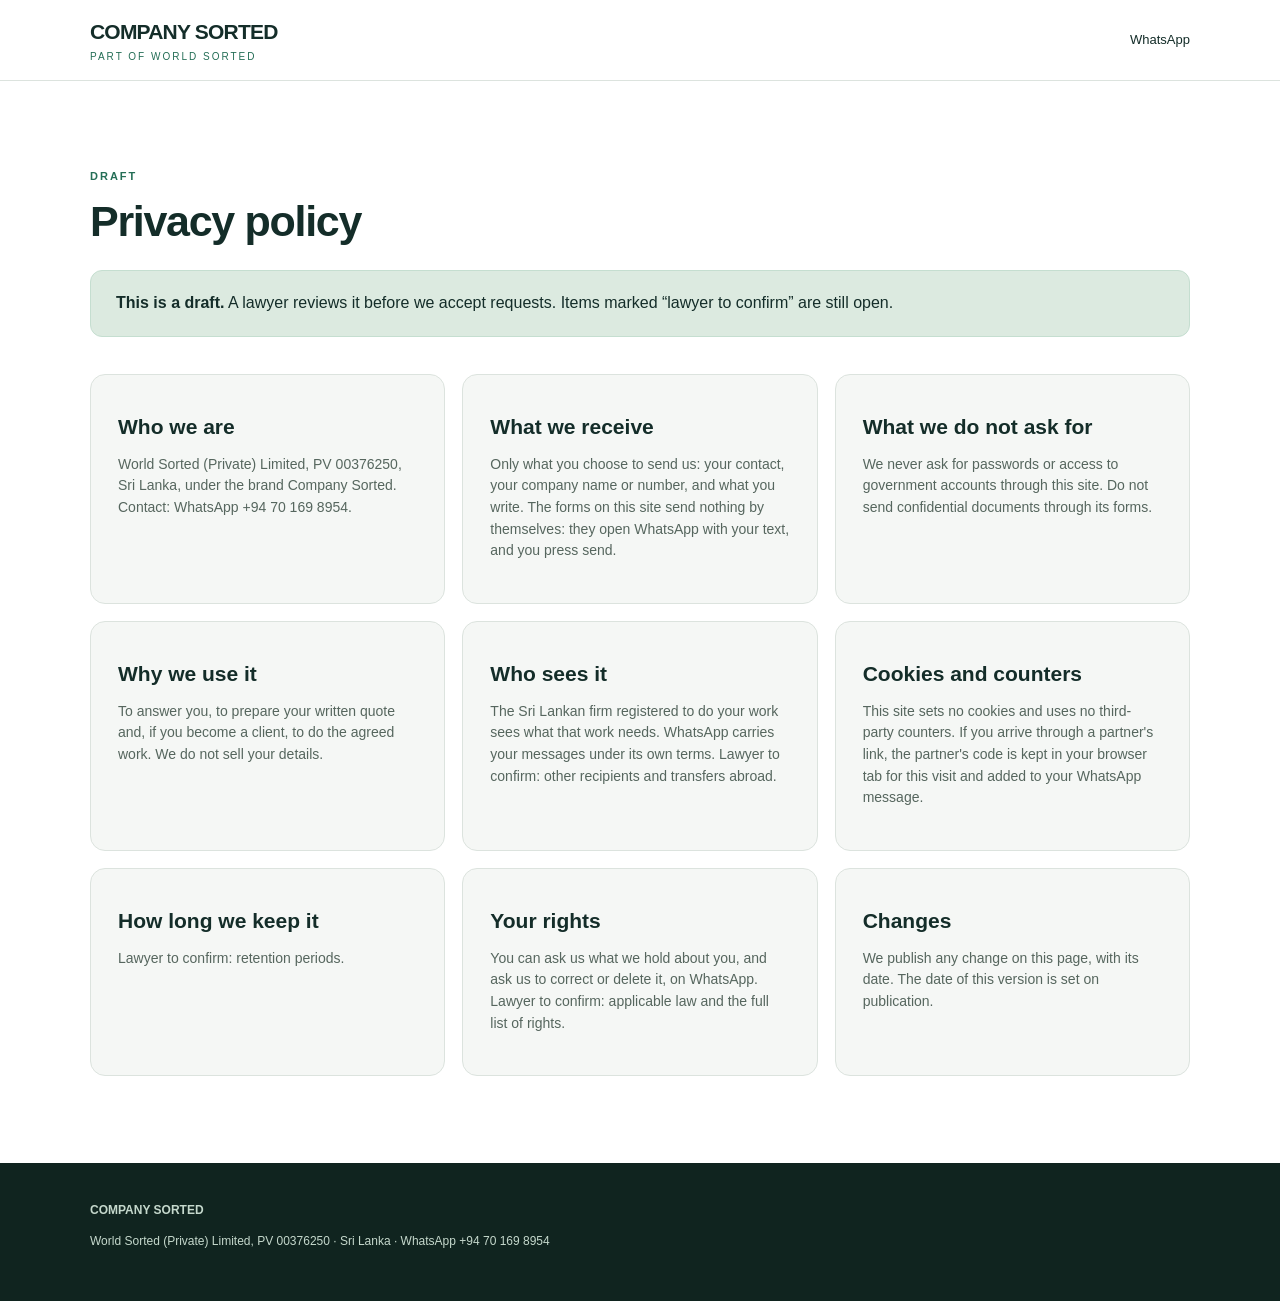
<file: privacy.html>
<!doctype html><html lang="en"><head><meta charset="utf-8"><meta name="viewport" content="width=device-width,initial-scale=1"><meta name="robots" content="noindex"><title>Privacy policy (draft) — Company Sorted</title><style>
:root{--bg:#f5f7f5;--ink:#142d29;--mut:#64736e;--g:#246e56;--light:#d9eee4;--gold:#eed2a1;--line:#dce3de;--white:#fff}*{box-sizing:border-box}html{scroll-behavior:smooth}body{margin:0;background:var(--bg);color:var(--ink);font-family:Inter,Arial,Helvetica,sans-serif;line-height:1.55}a{text-decoration:none;color:inherit}header{background:#fff;position:sticky;top:0;z-index:10;border-bottom:1px solid var(--line)}.nav{max-width:1150px;margin:auto;padding:16px 25px;display:flex;justify-content:space-between;align-items:center;gap:15px}.brand{font-weight:900;letter-spacing:-.8px;font-size:21px}.brand small{font-weight:500;color:var(--g);font-size:10px;display:block;letter-spacing:2px}.navlinks{display:flex;align-items:center;gap:24px;font-size:13px}.button{display:inline-flex;align-items:center;justify-content:center;padding:14px 23px;border-radius:9px;background:var(--g);color:#fff;font-weight:700;border:1px solid var(--g);cursor:pointer;transition:.15s}.button:hover{filter:brightness(.88)}.button.alt{background:transparent;color:var(--ink);border:1px solid #adbbb5}.button.light{background:white;color:var(--ink);border-color:white}.hero{background:var(--ink);color:white;overflow:hidden}.container{max-width:1150px;margin:auto;padding:0 25px}.heroGrid{display:grid;grid-template-columns:1.1fr .9fr;align-items:center;gap:50px;padding:95px 0}.eyebrow{text-transform:uppercase;font-weight:800;letter-spacing:2px;font-size:11px;color:#add9bf;margin-bottom:23px}.hero h1{font-size:clamp(39px,5vw,65px);line-height:1.08;letter-spacing:-2.3px;margin:0 0 26px}.hero p{font-size:19px;color:#d2e2d9;max-width:590px}.cta{display:flex;gap:11px;flex-wrap:wrap;margin:30px 0 24px}.note{color:#a8c8ba;font-size:12px}.app{background:#fff;border:1px solid #e2ebe6;box-shadow:0 24px 70px #001c1326;border-radius:17px;color:var(--ink);overflow:hidden}.appTop{display:flex;justify-content:space-between;background:#f5f9f6;border-bottom:1px solid #e5ebe7;padding:17px 21px;font-size:13px;font-weight:800}.appBody{padding:26px}.appBadge{display:inline-block;background:#e5f3ea;padding:5px 12px;border-radius:30px;color:#27684c;font-size:12px;font-weight:700}.rowline{display:flex;align-items:center;justify-content:space-between;border-bottom:1px solid #e7ede8;padding:13px 0;gap:12px;font-size:13px}.rowline strong{font-size:12px;text-align:right}.green{color:#20774d}.orange{color:#b47819}.section{padding:87px 0}.section.white{background:white}.kicker{color:var(--g);text-transform:uppercase;font-weight:800;font-size:11px;letter-spacing:2px}.section h2{font-size:clamp(30px,4vw,43px);line-height:1.14;letter-spacing:-1.3px;max-width:850px;margin:12px 0 19px}.lead{font-size:17px;color:#596b63;max-width:820px}.three{display:grid;grid-template-columns:repeat(3,1fr);gap:17px;margin-top:37px}.card{background:white;border:1px solid var(--line);border-radius:15px;padding:27px}.white .card{background:var(--bg)}.card h3{margin:12px 0;font-size:21px;line-height:1.22}.card p{color:#56665e;font-size:14px}.number{display:inline-grid;place-items:center;width:36px;height:36px;border-radius:9px;background:#dcece2;color:#246e56;font-weight:800}.arrow{color:#398063;font-weight:700;font-size:13px;margin-top:20px}.split{display:grid;grid-template-columns:1fr 1fr;gap:45px;align-items:center}.steps{counter-reset:step}.step{display:grid;grid-template-columns:44px 1fr;gap:18px;margin:29px 0}.stepnum{background:#dfebdf;width:41px;height:41px;border-radius:50%;display:grid;place-items:center;font-weight:800;color:var(--g)}.step h3{margin:0 0 5px;font-size:18px}.step p{margin:0;color:var(--mut);font-size:14px}.highlight{background:#e2eee7;border-radius:18px;padding:34px}.highlight h3{margin-top:0}.highlight li{margin:13px 0}.planGrid{display:grid;grid-template-columns:repeat(2,1fr);gap:18px;margin-top:30px}.plan{border:1px solid var(--line);border-radius:16px;padding:31px;background:white}.plan.feature{border:2px solid var(--g)}.plan .price{font-size:48px;font-weight:850;letter-spacing:-2px;margin:12px 0}.plan .price small{font-size:13px;color:var(--mut);letter-spacing:0;font-weight:500}.plan ul{padding-left:20px;font-size:14px;line-height:2}.tag{background:#deebe3;color:var(--g);padding:5px 11px;border-radius:50px;font-size:11px;font-weight:800}.dark{background:var(--ink);color:white}.dark .lead{color:#c0d5c9}.dark .card{background:#204038;color:#fff;border-color:#3d6354}.dark .card p{color:#c7dacf}.faq details{border-bottom:1px solid var(--line);padding:19px 0}.faq summary{cursor:pointer;font-weight:700;font-size:17px}.faq p{color:#5a6c64;font-size:14px;max-width:850px}.form{background:white;border-radius:16px;padding:30px;color:var(--ink);box-shadow:0 15px 50px #0720191c}.field{display:flex;flex-direction:column;gap:5px;margin:15px 0}.field label{font-size:12px;font-weight:700}.field input,.field select,.field textarea{width:100%;font:inherit;padding:13px;border:1px solid #d7e0db;border-radius:8px;background:#fff}.field textarea{min-height:90px}.foot{padding:38px 0;background:#10241f;color:#c5d8cc;font-size:12px}.footgrid{display:flex;justify-content:space-between;gap:30px;flex-wrap:wrap}.pill{font-size:11px;color:#9dc8ae;border:1px solid #507566;border-radius:100px;padding:7px 13px;display:inline-block;margin-top:25px}.muted{color:var(--mut);font-size:12px}.micro{font-size:12px;color:#8da89a}.small{font-size:13px}.dot{color:var(--g);font-weight:800}.banner{background:#dceae0;border:1px solid #c5ded0;padding:20px 25px;border-radius:12px;margin-top:24px}.anchor{scroll-margin-top:90px}@media(max-width:800px){.heroGrid,.split,.three,.planGrid{grid-template-columns:1fr}.heroGrid{padding:65px 0}.hero h1{letter-spacing:-1.3px}.section{padding:65px 0}.navlinks a:not(.button){display:none}.app{max-width:520px}.split{gap:25px}}
</style><style>.mnu{display:none}
.waFixed{display:none}
.app p.muted{color:var(--mut)}
.foot a,.fine a{text-decoration:underline}
@media(max-width:800px){body{padding-bottom:68px}
.brand{white-space:nowrap}
.button.waFixed{display:flex;position:fixed;left:10px;right:10px;bottom:8px;z-index:30;align-items:center;justify-content:center;width:auto;margin:0}.mnu{display:block;position:relative}
.mnu summary{list-style:none;cursor:pointer;font-size:13px;font-weight:700;padding:10px 11px;border:1px solid #adbbb5;border-radius:9px;background:#fff;color:#142d29}
.mnu summary::-webkit-details-marker{display:none}
.mnu>div{position:absolute;right:0;top:46px;width:230px;background:#fff;color:#142d29;border:1px solid #dce3de;border-radius:15px;box-shadow:0 15px 50px #0720191c;padding:6px 16px;z-index:40}
.mnu>div a{display:block;padding:12px 0;font-size:14px;border-bottom:1px solid #dce3de;text-decoration:none;color:#142d29}
.mnu>div a:last-child{border-bottom:0}
.heroGrid{padding:65px 25px}
.nav{padding:12px 12px;gap:8px}
.brand{font-size:17px}.brand small{letter-spacing:1px;white-space:nowrap}
.navlinks .button{padding:10px 12px;font-size:13px}
}</style></head><body>
<header><nav class="nav"><a class="brand" href="index.html">COMPANY SORTED<small>PART OF WORLD SORTED</small></a><div class="navlinks"><a href="https://wa.me/94701698954?text=Hello.%20I%20have%20a%20question%20about%20the%20privacy%20policy.">WhatsApp</a></div></nav></header>
<main id="top"><section class="section white"><div class="container"><div class="kicker">Draft</div><h2>Privacy policy</h2><div class="banner"><strong>This is a draft.</strong> A lawyer reviews it before we accept requests. Items marked “lawyer to confirm” are still open.</div>
<div class="three">
<div class="card"><h3>Who we are</h3><p>World Sorted (Private) Limited, PV 00376250, Sri Lanka, under the brand Company Sorted. Contact: WhatsApp +94 70 169 8954.</p></div>
<div class="card"><h3>What we receive</h3><p>Only what you choose to send us: your contact, your company name or number, and what you write. The forms on this site send nothing by themselves: they open WhatsApp with your text, and you press send.</p></div>
<div class="card"><h3>What we do not ask for</h3><p>We never ask for passwords or access to government accounts through this site. Do not send confidential documents through its forms.</p></div>
<div class="card"><h3>Why we use it</h3><p>To answer you, to prepare your written quote and, if you become a client, to do the agreed work. We do not sell your details.</p></div>
<div class="card"><h3>Who sees it</h3><p>The Sri Lankan firm registered to do your work sees what that work needs. WhatsApp carries your messages under its own terms. Lawyer to confirm: other recipients and transfers abroad.</p></div>
<div class="card"><h3>Cookies and counters</h3><p>This site sets no cookies and uses no third-party counters. If you arrive through a partner's link, the partner's code is kept in your browser tab for this visit and added to your WhatsApp message.</p></div>
<div class="card"><h3>How long we keep it</h3><p>Lawyer to confirm: retention periods.</p></div>
<div class="card"><h3>Your rights</h3><p>You can ask us what we hold about you, and ask us to correct or delete it, on WhatsApp. Lawyer to confirm: applicable law and the full list of rights.</p></div>
<div class="card"><h3>Changes</h3><p>We publish any change on this page, with its date. The date of this version is set on publication.</p></div>
</div></div></section></main>
<footer class="foot"><div class="container footgrid"><div><strong>COMPANY SORTED</strong><p>World Sorted (Private) Limited, PV 00376250 · Sri Lanka · WhatsApp +94 70 169 8954</p></div></div></footer>
<a class="button waFixed" href="https://wa.me/94701698954?text=Hello.%20I%20have%20a%20question%20about%20the%20privacy%20policy.">WhatsApp</a><script src="js/ref.js"></script></body></html>
</file>
